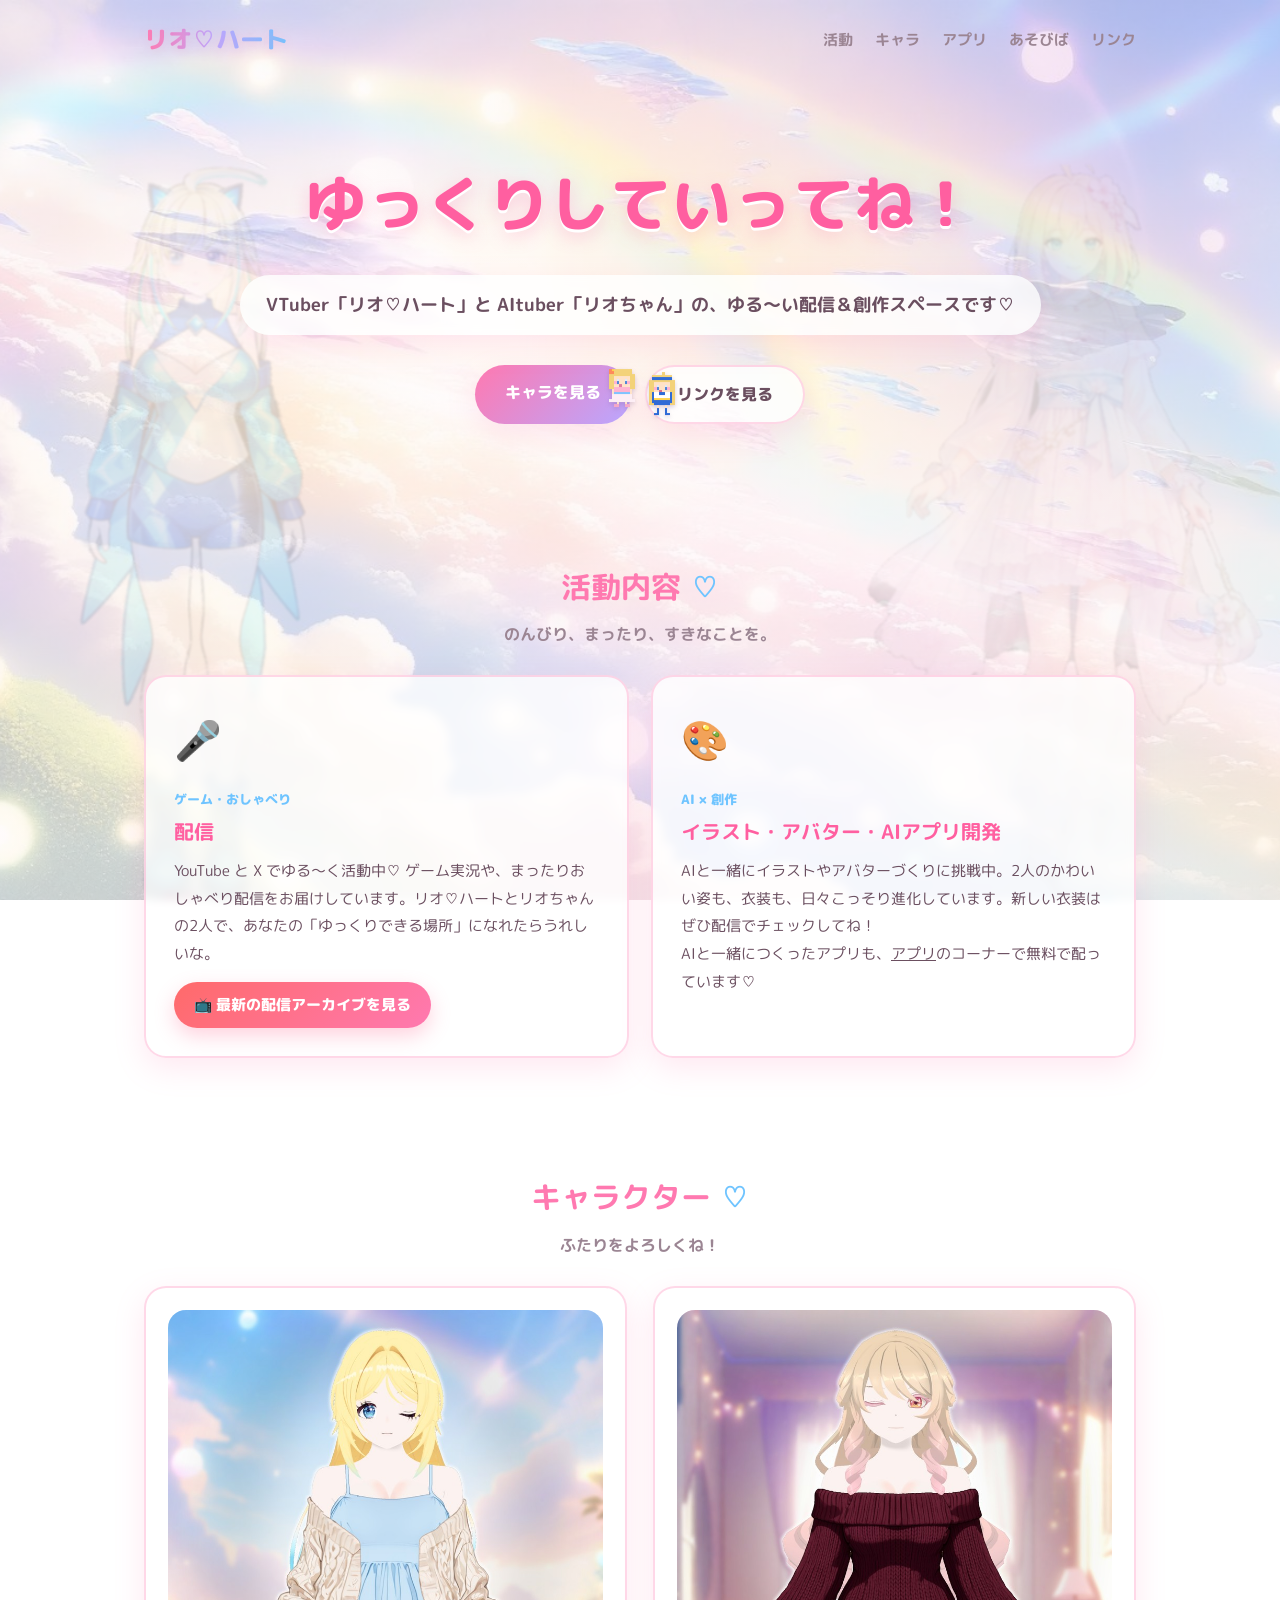
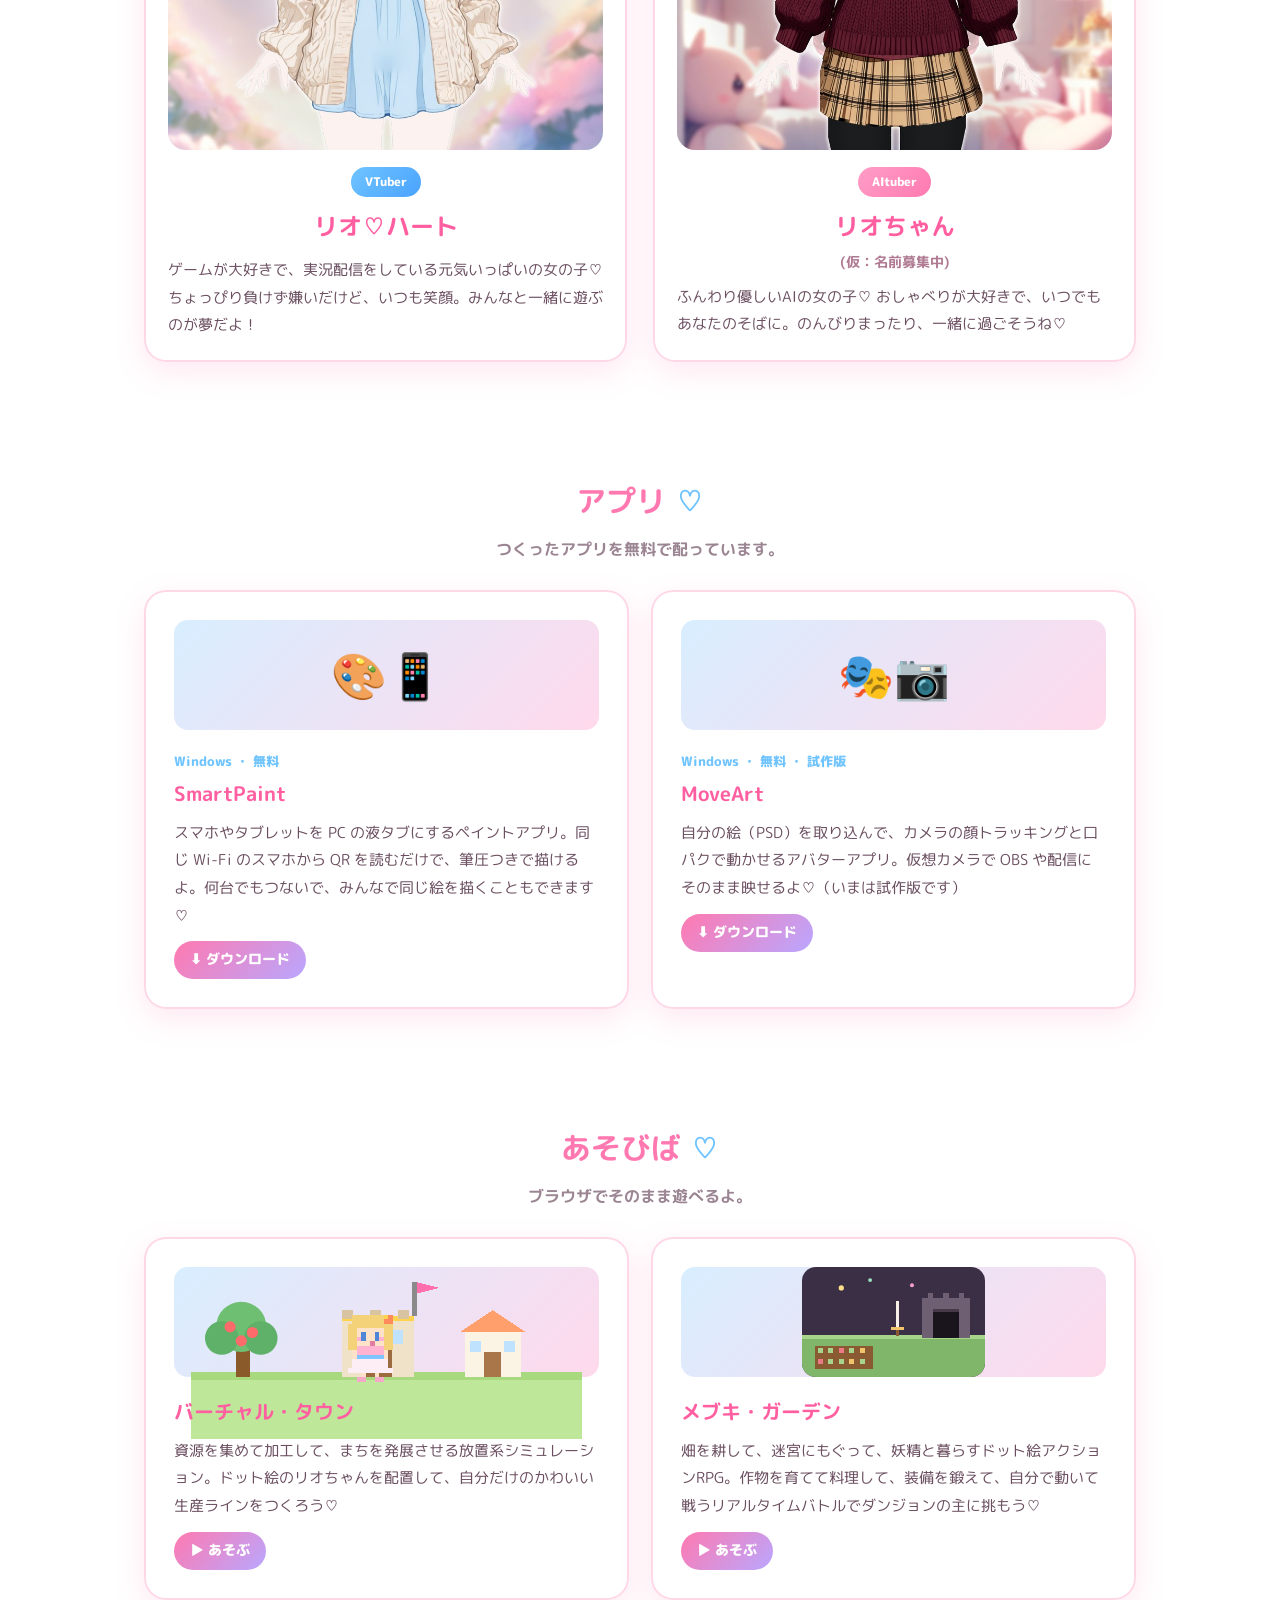
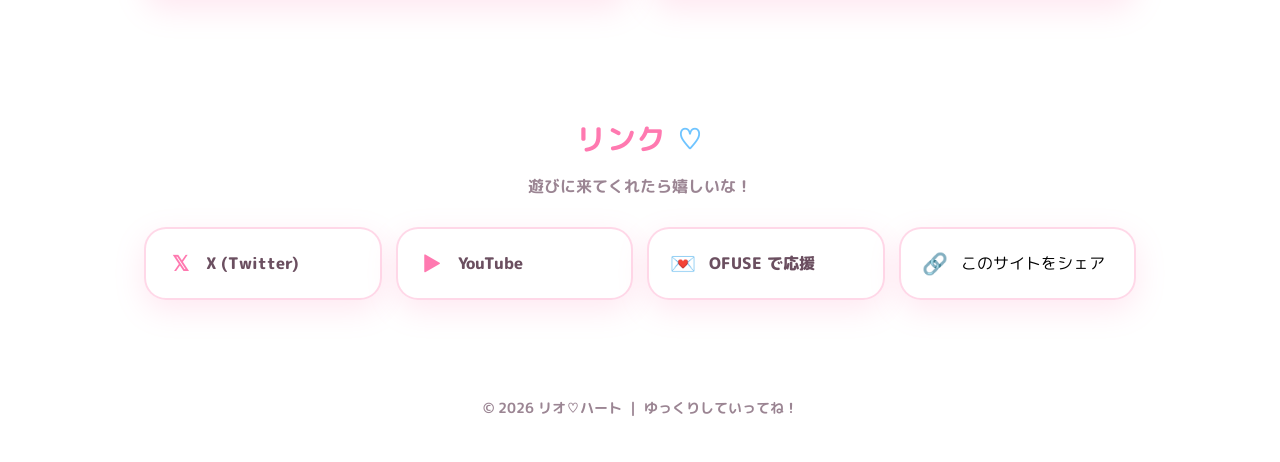
<file: index.html>
<!DOCTYPE html>
<html lang="ja">
<head>
<meta charset="UTF-8">
<meta name="viewport" content="width=device-width, initial-scale=1.0">
<meta name="google-site-verification" content="7Te-N1SsI92cHMO2qUdQXCmsakYr2QjO-AGdi4pdLqM" />
<title>リオハート｜VTuber・AItuberリオちゃんの配信＆創作サイト</title>
<meta name="description" content="VTuberリオハートとAItuberリオちゃんの、ゆる〜い配信＆創作サイト。ゆっくりしていってね！">
<link rel="canonical" href="https://rioheartv.github.io/">
<meta name="robots" content="index, follow">
<!-- OGP（SNS共有時のプレビュー） -->
<meta property="og:type" content="website">
<meta property="og:site_name" content="リオハート">
<meta property="og:title" content="リオハート｜VTuber・AItuberリオちゃんの配信＆創作サイト">
<meta property="og:description" content="VTuberリオハートとAItuberリオちゃんの、ゆる〜い配信＆創作サイト。ゆっくりしていってね！">
<meta property="og:url" content="https://rioheartv.github.io/">
<meta property="og:image" content="https://rioheartv.github.io/assets/rio_card.jpg">
<meta property="og:image:width" content="832">
<meta property="og:image:height" content="1366">
<meta property="og:locale" content="ja_JP">
<meta name="twitter:card" content="summary_large_image">
<meta name="twitter:title" content="リオハート｜VTuber・AItuberリオちゃんの配信＆創作サイト">
<meta name="twitter:description" content="VTuberリオハートとAItuberリオちゃんの、ゆる〜い配信＆創作サイト。ゆっくりしていってね！">
<meta name="twitter:image" content="https://rioheartv.github.io/assets/rio_card.jpg">
<script type="application/ld+json">
{
  "@context": "https://schema.org",
  "@type": "WebSite",
  "name": "リオハート",
  "alternateName": "リオちゃん",
  "url": "https://rioheartv.github.io/",
  "description": "VTuberリオハートとAItuberリオちゃんの、ゆる〜い配信＆創作サイト。",
  "inLanguage": "ja"
}
</script>
<link rel="preconnect" href="https://fonts.googleapis.com">
<link rel="preconnect" href="https://fonts.gstatic.com" crossorigin>
<link href="https://fonts.googleapis.com/css2?family=M+PLUS+Rounded+1c:wght@400;700;800&display=swap" rel="stylesheet">
<link rel="stylesheet" href="style.css">
<link rel="icon" href="data:image/svg+xml,<svg xmlns='http://www.w3.org/2000/svg' viewBox='0 0 100 100'><text y='.9em' font-size='90'>💙</text></svg>">
<style>
  /* ゲームカードのミニ町サムネ */
  .card-thumb .town-thumb { width: 92%; height: auto; display: block; }
  .card-thumb .town-thumb rect, .card-thumb .town-thumb polygon { shape-rendering: crispEdges; }
  .thumb-rio { transform-box: fill-box; transform-origin: bottom center; animation: sdBob 1.5s ease-in-out infinite; }
  /* マウス追従SDキャラ */
  #sd-followers { position: fixed; inset: 0; z-index: 80; pointer-events: none; }
  #sd-followers .sd { position: fixed; left: -18px; top: -22px; will-change: transform; }
  #sd-followers .sd-body { animation: sdBob 1.1s ease-in-out infinite; transform-origin: bottom center; }
  #sd-followers svg { display: block; shape-rendering: crispEdges; filter: drop-shadow(0 2px 2px rgba(120,90,140,.28)); }
  @keyframes sdBob { 0%,100% { transform: translateY(0) rotate(-3deg); } 50% { transform: translateY(-5px) rotate(3deg); } }
  @media (hover: none) { #sd-followers { display: none; } }
</style>
</head>
<body>

<div class="hearts" id="hearts"></div>

<header>
  <nav class="nav">
    <a href="#home" class="brand">リオ♡ハート</a>
    <div class="nav-links">
      <a href="#about">活動</a>
      <a href="#chars">キャラ</a>
      <a href="#apps">アプリ</a>
      <a href="#games">あそびば</a>
      <a href="#links">リンク</a>
    </div>
  </nav>
  <div class="hero-inner" id="home">
    <h1>ゆっくりしていってね！</h1>
    <p class="lead">VTuber「リオ♡ハート」と AItuber「リオちゃん」の、ゆる〜い配信＆創作スペースです♡</p>
    <div class="hero-cta">
      <a href="#chars" class="btn btn-primary">キャラを見る</a>
      <a href="#links" class="btn">リンクを見る</a>
    </div>
  </div>
</header>

<main>
  <!-- 活動内容 -->
  <section id="about" class="section">
    <h2>活動内容 <span class="deco">♡</span></h2>
    <p class="section-sub">のんびり、まったり、すきなことを。</p>
    <div class="cards">
      <div class="card">
        <div class="card-icon">🎤</div>
        <span class="tag">ゲーム・おしゃべり</span>
        <h3>配信</h3>
        <p>YouTube と X でゆる〜く活動中♡ ゲーム実況や、まったりおしゃべり配信をお届けしています。リオ♡ハートとリオちゃんの2人で、あなたの「ゆっくりできる場所」になれたらうれしいな。</p>
        <a id="latest-archive" class="archive-btn" href="https://www.youtube.com/channel/UCdYUucnE_qXthBNkyI8aAEw/streams" target="_blank" rel="noopener">📺 最新の配信アーカイブを見る</a>
      </div>
      <div class="card">
        <div class="card-icon">🎨</div>
        <span class="tag">AI × 創作</span>
        <h3>イラスト・アバター・AIアプリ開発</h3>
        <p>AIと一緒にイラストやアバターづくりに挑戦中。2人のかわいい姿も、衣装も、日々こっそり進化しています。新しい衣装はぜひ配信でチェックしてね！</p>
        <p>AIと一緒につくったアプリも、<a href="#apps" style="text-decoration:underline">アプリ</a>のコーナーで無料で配っています♡</p>
      </div>
    </div>
  </section>

  <!-- キャラ紹介 -->
  <section id="chars" class="section">
    <h2>キャラクター <span class="deco">♡</span></h2>
    <p class="section-sub">ふたりをよろしくね！</p>
    <div class="chars">
      <div class="char">
        <div class="char-imgwrap char-rio">
          <img class="char-img" src="assets/rio_card.jpg?v=20261025" alt="リオ♡ハート" onerror="this.style.display='none'">
        </div>
        <span class="char-badge badge-vt">VTuber</span>
        <h3>リオ♡ハート</h3>
        <p>ゲームが大好きで、実況配信をしている元気いっぱいの女の子♡ ちょっぴり負けず嫌いだけど、いつも笑顔。みんなと一緒に遊ぶのが夢だよ！</p>
      </div>
      <div class="char">
        <div class="char-imgwrap char-chan">
          <img class="char-img" src="assets/chan_card.jpg?v=20261025" alt="リオちゃん" onerror="this.style.display='none'">
        </div>
        <span class="char-badge badge-ai">AItuber</span>
        <h3>リオちゃん<small class="name-tbd">(仮：名前募集中)</small></h3>
        <p>ふんわり優しいAIの女の子♡ おしゃべりが大好きで、いつでもあなたのそばに。のんびりまったり、一緒に過ごそうね♡</p>
      </div>
    </div>
  </section>

  <!-- アプリ -->
  <section id="apps" class="section">
    <h2>アプリ <span class="deco">♡</span></h2>
    <p class="section-sub">つくったアプリを無料で配っています。</p>
    <div class="cards">
      <a class="card game-card" href="apps/smartpaint/">
        <div class="card-thumb">🎨📱</div>
        <span class="tag">Windows ・ 無料</span>
        <h3>SmartPaint</h3>
        <p>スマホやタブレットを PC の液タブにするペイントアプリ。同じ Wi-Fi のスマホから QR を読むだけで、筆圧つきで描けるよ。何台でもつないで、みんなで同じ絵を描くこともできます♡</p>
        <span class="play-badge">⬇ ダウンロード</span>
      </a>
      <a class="card game-card" href="apps/moveart/">
        <div class="card-thumb">🎭📷</div>
        <span class="tag">Windows ・ 無料 ・ 試作版</span>
        <h3>MoveArt</h3>
        <p>自分の絵（PSD）を取り込んで、カメラの顔トラッキングと口パクで動かせるアバターアプリ。仮想カメラで OBS や配信にそのまま映せるよ♡（いまは試作版です）</p>
        <span class="play-badge">⬇ ダウンロード</span>
      </a>
    </div>
  </section>

  <!-- あそびば -->
  <section id="games" class="section">
    <h2>あそびば <span class="deco">♡</span></h2>
    <p class="section-sub">ブラウザでそのまま遊べるよ。</p>
    <div class="cards">
      <a class="card game-card" href="games/nova-frontier/index.html">
        <div class="card-thumb">
          <svg class="town-thumb" viewBox="0 0 140 84" xmlns="http://www.w3.org/2000/svg">
            <rect x="0" y="60" width="140" height="24" fill="#bfe79a"/>
            <rect x="0" y="60" width="140" height="3" fill="#a9d97f"/>
            <rect x="16" y="49" width="5" height="13" fill="#8a5a2b"/>
            <circle cx="18" cy="44" r="9" fill="#6fbf73"/><circle cx="11" cy="48" r="6" fill="#5fb069"/><circle cx="25" cy="48" r="6" fill="#5fb069"/>
            <circle cx="14" cy="44" r="2" fill="#ff6b6b"/><circle cx="22" cy="46" r="2" fill="#ff6b6b"/><circle cx="18" cy="49" r="2" fill="#ff6b6b"/>
            <rect x="54" y="40" width="26" height="22" fill="#efe2c9"/>
            <rect x="54" y="40" width="26" height="2" fill="#ffd34d"/>
            <rect x="54" y="38" width="4" height="3" fill="#d8c4a0"/><rect x="64" y="38" width="4" height="3" fill="#d8c4a0"/><rect x="74" y="38" width="4" height="3" fill="#d8c4a0"/>
            <rect x="58" y="45" width="5" height="5" fill="#bfe3ff"/><rect x="71" y="45" width="5" height="5" fill="#bfe3ff"/>
            <rect x="62" y="52" width="10" height="10" fill="#9c6b3f"/>
            <rect x="79" y="28" width="2" height="12" fill="#8a8a8a"/><polygon points="81,28 89,30 81,32" fill="#ff6fae"/>
            <polygon points="96,46 108,38 120,46" fill="#ff9f6b"/><rect x="98" y="46" width="20" height="16" fill="#fbf3e4"/>
            <rect x="105" y="53" width="6" height="9" fill="#a9764a"/><rect x="100" y="49" width="4" height="4" fill="#bfe3ff"/><rect x="112" y="49" width="4" height="4" fill="#bfe3ff"/>
            <g transform="translate(53,38) scale(1.6)"><g class="thumb-rio">
              <rect x="3" y="1" width="8" height="2" fill="#f3d279"/><rect x="2" y="3" width="2" height="6" fill="#f3d279"/><rect x="10" y="3" width="2" height="6" fill="#f3d279"/><rect x="4" y="3" width="6" height="1" fill="#f3d279"/>
              <rect x="10" y="1" width="2" height="2" fill="#ff8a5c"/><rect x="10" y="1" width="1" height="1" fill="#ffd34d"/>
              <rect x="4" y="4" width="6" height="4" fill="#ffe2c8"/>
              <rect x="5" y="5" width="1" height="2" fill="#4f86d6"/><rect x="8" y="5" width="1" height="2" fill="#4f86d6"/>
              <rect x="4" y="6" width="1" height="1" fill="#ffb3d1"/><rect x="9" y="6" width="1" height="1" fill="#ffb3d1"/><rect x="7" y="7" width="1" height="1" fill="#e07da0"/>
              <rect x="3" y="9" width="1" height="2" fill="#ffe2c8"/><rect x="10" y="9" width="1" height="2" fill="#ffe2c8"/>
              <rect x="4" y="8" width="6" height="1" fill="#ffb3d1"/><rect x="4" y="9" width="6" height="2" fill="#ffb3d1"/><rect x="4" y="10" width="6" height="1" fill="#7fc4ff"/>
              <rect x="3" y="11" width="8" height="2" fill="#fdeef5"/><rect x="2" y="13" width="10" height="1" fill="#fdeef5"/>
              <rect x="5" y="14" width="1" height="1" fill="#ffe2c8"/><rect x="8" y="14" width="1" height="1" fill="#ffe2c8"/><rect x="4" y="15" width="2" height="1" fill="#f5a8c8"/><rect x="8" y="15" width="2" height="1" fill="#f5a8c8"/>
            </g></g>
          </svg>
        </div>
        <h3>バーチャル・タウン</h3>
        <p>資源を集めて加工して、まちを発展させる放置系シミュレーション。ドット絵のリオちゃんを配置して、自分だけのかわいい生産ラインをつくろう♡</p>
        <span class="play-badge">▶ あそぶ</span>
      </a>
      <a class="card game-card" href="games/isekai/index.html">
        <div class="card-thumb">
          <svg class="town-thumb" style="width:auto;height:100%;border-radius:14px" viewBox="0 0 140 84" xmlns="http://www.w3.org/2000/svg">
            <rect x="0" y="0" width="140" height="84" fill="#3a2f45"/>
            <rect x="0" y="52" width="140" height="32" fill="#7fb66a"/>
            <rect x="0" y="52" width="140" height="3" fill="#a6d48a"/>
            <rect x="10" y="60" width="44" height="18" fill="#8a5a32"/>
            <rect x="12" y="62" width="4" height="4" fill="#a6d48a"/><rect x="20" y="62" width="4" height="4" fill="#a6d48a"/><rect x="28" y="62" width="4" height="4" fill="#ec7a86"/><rect x="36" y="62" width="4" height="4" fill="#a6d48a"/><rect x="44" y="62" width="4" height="4" fill="#f0c46a"/>
            <rect x="12" y="70" width="4" height="4" fill="#ec7a86"/><rect x="20" y="70" width="4" height="4" fill="#a6d48a"/><rect x="28" y="70" width="4" height="4" fill="#a6d48a"/><rect x="36" y="70" width="4" height="4" fill="#f0c46a"/><rect x="44" y="70" width="4" height="4" fill="#a6d48a"/>
            <rect x="92" y="24" width="36" height="30" fill="#6e5f72"/><rect x="100" y="34" width="20" height="20" fill="#1a151c"/><rect x="100" y="32" width="20" height="2" fill="#463a49"/>
            <rect x="96" y="20" width="4" height="4" fill="#6e5f72"/><rect x="108" y="20" width="4" height="4" fill="#6e5f72"/><rect x="120" y="20" width="4" height="4" fill="#6e5f72"/>
            <rect x="72" y="26" width="2" height="22" fill="#f8efe6"/><rect x="68" y="46" width="10" height="2" fill="#f0c46a"/><rect x="72" y="48" width="2" height="5" fill="#8a5a32"/>
            <circle cx="30" cy="16" r="2" fill="#ffe08a"/><circle cx="52" cy="10" r="1.5" fill="#9ce0c0"/><circle cx="84" cy="14" r="1.5" fill="#f4a0c8"/>
          </svg>
        </div>
        <h3>メブキ・ガーデン</h3>
        <p>畑を耕して、迷宮にもぐって、妖精と暮らすドット絵アクションRPG。作物を育てて料理して、装備を鍛えて、自分で動いて戦うリアルタイムバトルでダンジョンの主に挑もう♡</p>
        <span class="play-badge">▶ あそぶ</span>
      </a>
    </div>
  </section>

  <!-- リンク -->
  <section id="links" class="section">
    <h2>リンク <span class="deco">♡</span></h2>
    <p class="section-sub">遊びに来てくれたら嬉しいな！</p>
    <div class="links">
      <a class="link-item" href="https://x.com/rio_heart_ch" target="_blank" rel="noopener">
        <span class="link-icon">𝕏</span><span>X (Twitter)</span>
      </a>
      <a class="link-item" href="https://www.youtube.com/channel/UCdYUucnE_qXthBNkyI8aAEw" target="_blank" rel="noopener">
        <span class="link-icon">▶</span><span>YouTube</span>
      </a>
      <a class="link-item" href="https://ofuse.me/rioheart" target="_blank" rel="noopener">
        <span class="link-icon">💌</span><span>OFUSE で応援</span>
      </a>
      <button type="button" class="link-item" onclick="shareSite()" style="cursor:pointer; font:inherit; text-align:left;">
        <span class="link-icon">🔗</span><span>このサイトをシェア</span>
      </button>
    </div>
  </section>
</main>

<footer class="footer">
  <p>© <span id="year"></span> リオ♡ハート ｜ ゆっくりしていってね！</p>
</footer>

<script>
  document.getElementById('year').textContent = new Date().getFullYear();
  // 共有：スマホは端末の共有シート、PCはX投稿が開く
  function shareSite(){
    const url = 'https://rioheartv.github.io/';
    const text = 'VTuberリオ♡ハート＆AItuberリオちゃんの配信＆創作サイト💙 ドット絵ゲームも遊べるよ♡';
    if (navigator.share) {
      navigator.share({ title: 'リオ♡ハート', text: text, url: url }).catch(function(){});
    } else {
      window.open('https://twitter.com/intent/tweet?text=' + encodeURIComponent(text + '\n' + url + '\n#VTuber #AItuber'), '_blank', 'noopener');
    }
  }
  window.shareSite = shareSite;
  // 最新の配信アーカイブへ自動リンク（latest.json は GitHub Actions が定期更新）
  fetch('latest.json?t=' + Date.now())
    .then(r => r.ok ? r.json() : null)
    .then(d => { if (d && d.url) document.getElementById('latest-archive').href = d.url; })
    .catch(() => {});
  // スムーズスクロール
  document.querySelectorAll('a[href^="#"]').forEach(a => {
    a.addEventListener('click', e => {
      const t = document.querySelector(a.getAttribute('href'));
      if (t) { e.preventDefault(); t.scrollIntoView({behavior:'smooth'}); }
    });
  });
  // ふわふわハート
  (function(){
    const wrap = document.getElementById('hearts');
    const marks = ['♡','💙','💗','✨','🩵'];
    for (let i = 0; i < 14; i++) {
      const s = document.createElement('span');
      s.textContent = marks[i % marks.length];
      s.style.left = (Math.random()*100) + 'vw';
      s.style.fontSize = (14 + Math.random()*22) + 'px';
      s.style.animationDuration = (9 + Math.random()*10) + 's';
      s.style.animationDelay = (-Math.random()*12) + 's';
      wrap.appendChild(s);
    }
  })();
</script>
<!-- マウス追従SDキャラ（リオ＆リオちゃん） -->
<div id="sd-followers" aria-hidden="true">
  <div class="sd sd-riochan"><div class="sd-body">
    <svg viewBox="0 0 14 16" width="36" height="41" xmlns="http://www.w3.org/2000/svg">
      <rect x="3" y="1" width="8" height="2" fill="#f3d279"/><rect x="2" y="3" width="2" height="6" fill="#f3d279"/><rect x="10" y="3" width="2" height="6" fill="#f3d279"/><rect x="4" y="3" width="6" height="1" fill="#f3d279"/>
      <rect x="10" y="1" width="2" height="2" fill="#ff8a5c"/><rect x="10" y="1" width="1" height="1" fill="#ffd34d"/>
      <rect x="4" y="4" width="6" height="4" fill="#ffe2c8"/>
      <rect x="5" y="5" width="1" height="2" fill="#4f86d6"/><rect x="8" y="5" width="1" height="2" fill="#4f86d6"/><rect x="5" y="5" width="1" height="1" fill="#dceaff"/><rect x="8" y="5" width="1" height="1" fill="#dceaff"/>
      <rect x="4" y="6" width="1" height="1" fill="#ffb3d1"/><rect x="9" y="6" width="1" height="1" fill="#ffb3d1"/><rect x="7" y="7" width="1" height="1" fill="#e07da0"/>
      <rect x="3" y="9" width="1" height="2" fill="#ffe2c8"/><rect x="10" y="9" width="1" height="2" fill="#ffe2c8"/>
      <rect x="4" y="8" width="6" height="1" fill="#ffb3d1"/><rect x="4" y="9" width="6" height="2" fill="#ffb3d1"/><rect x="4" y="10" width="6" height="1" fill="#7fc4ff"/>
      <rect x="3" y="11" width="8" height="2" fill="#fdeef5"/><rect x="2" y="13" width="10" height="1" fill="#fdeef5"/>
      <rect x="5" y="14" width="1" height="1" fill="#ffe2c8"/><rect x="8" y="14" width="1" height="1" fill="#ffe2c8"/><rect x="4" y="15" width="2" height="1" fill="#f5a8c8"/><rect x="8" y="15" width="2" height="1" fill="#f5a8c8"/>
    </svg>
  </div></div>
  <div class="sd sd-rio"><div class="sd-body">
    <svg viewBox="0 0 14 18" width="36" height="46" xmlns="http://www.w3.org/2000/svg">
      <rect x="6" y="0" width="1" height="1" fill="#f3d279"/>
      <rect x="3" y="1" width="8" height="2" fill="#f3d279"/><rect x="3" y="2" width="8" height="1" fill="#2f6bd6"/><rect x="4" y="3" width="6" height="1" fill="#f3d279"/>
      <rect x="2" y="3" width="2" height="10" fill="#f3d279"/><rect x="10" y="3" width="2" height="10" fill="#f3d279"/>
      <rect x="4" y="4" width="6" height="4" fill="#ffe2c8"/>
      <rect x="5" y="5" width="1" height="2" fill="#4f86d6"/><rect x="8" y="5" width="1" height="2" fill="#4f86d6"/><rect x="5" y="5" width="1" height="1" fill="#dceaff"/><rect x="8" y="5" width="1" height="1" fill="#dceaff"/>
      <rect x="4" y="6" width="1" height="1" fill="#ffb3d1"/><rect x="9" y="6" width="1" height="1" fill="#ffb3d1"/><rect x="7" y="7" width="1" height="1" fill="#d66a8a"/>
      <rect x="4" y="8" width="6" height="2" fill="#ffffff"/><rect x="6" y="8" width="2" height="1" fill="#2f6bd6"/>
      <rect x="3" y="8" width="1" height="4" fill="#2f6bd6"/><rect x="10" y="8" width="1" height="4" fill="#2f6bd6"/>
      <rect x="4" y="10" width="6" height="1" fill="#ffd34d"/><rect x="4" y="11" width="6" height="2" fill="#2f6bd6"/>
      <rect x="5" y="13" width="1" height="1" fill="#ffe2c8"/><rect x="8" y="13" width="1" height="1" fill="#ffe2c8"/>
      <rect x="5" y="14" width="1" height="3" fill="#2f6bd6"/><rect x="8" y="14" width="1" height="3" fill="#2f6bd6"/><rect x="4" y="16" width="2" height="1" fill="#2f6bd6"/><rect x="8" y="16" width="2" height="1" fill="#2f6bd6"/>
    </svg>
  </div></div>
</div>
<script>
  (function(){
    if (matchMedia('(prefers-reduced-motion: reduce)').matches) return;
    var box = document.getElementById('sd-followers');
    if (!box) return;
    var chan = box.querySelector('.sd-riochan');
    var rio  = box.querySelector('.sd-rio');
    var mx = innerWidth * 0.5, my = innerHeight * 0.5;
    var c = { x: mx, y: my, f: 1 }, r = { x: mx, y: my, f: 1 };
    addEventListener('pointermove', function(e){ mx = e.clientX; my = e.clientY; }, { passive: true });
    function L(a, b, t){ return a + (b - a) * t; }
    function tick(){
      var tx = mx - 18, ty = my - 62;                 // リオちゃんは矢印の少し上に浮く
      var nx = L(c.x, tx, 0.13), ny = L(c.y, ty, 0.13);
      if (nx < c.x - 0.4) c.f = -1; else if (nx > c.x + 0.4) c.f = 1;
      c.x = nx; c.y = ny;
      var rx = c.x - 40 * c.f, ry = c.y + 6;           // リオはリオちゃんの後ろをついていく
      r.f = c.f; r.x = L(r.x, rx, 0.10); r.y = L(r.y, ry, 0.10);
      chan.style.transform = 'translate(' + c.x + 'px,' + c.y + 'px) scaleX(' + c.f + ')';
      rio.style.transform  = 'translate(' + r.x + 'px,' + r.y + 'px) scaleX(' + r.f + ')';
      requestAnimationFrame(tick);
    }
    requestAnimationFrame(tick);
  })();
</script>
</body>
</html>
</file>
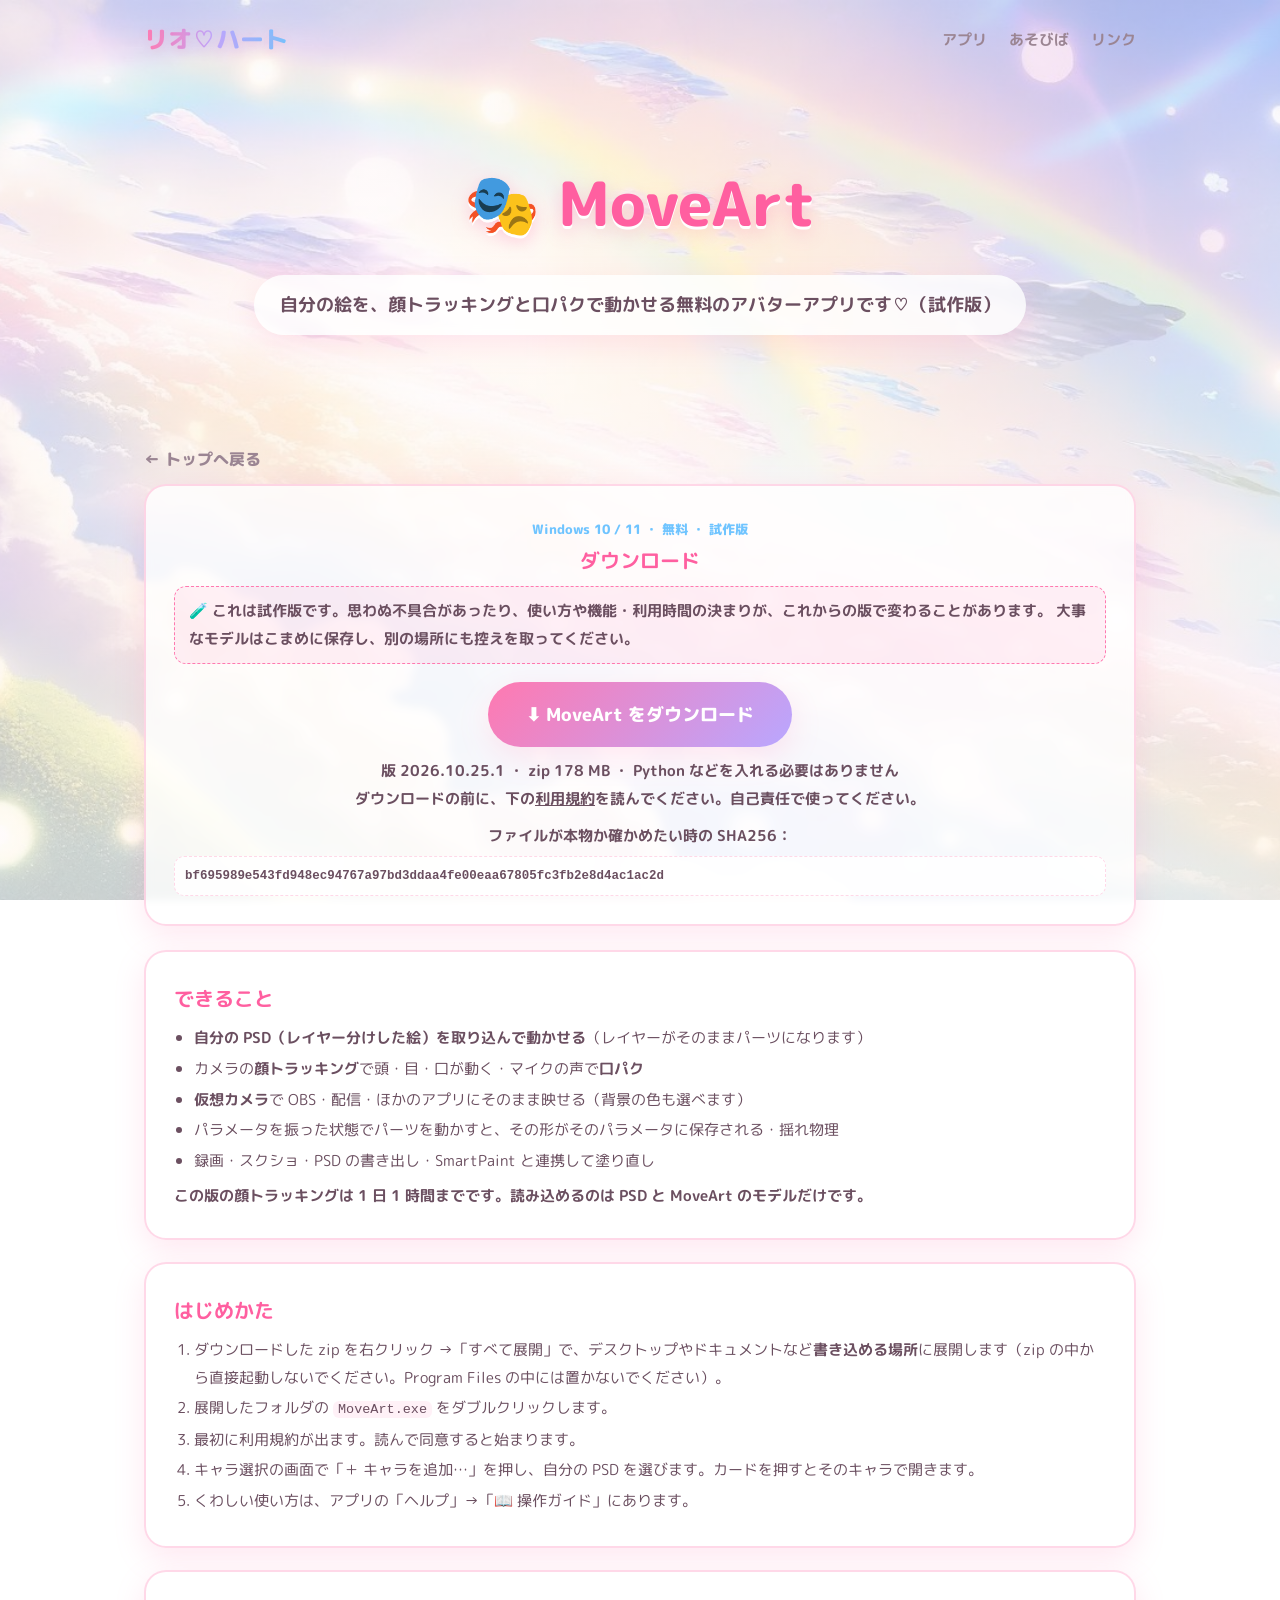
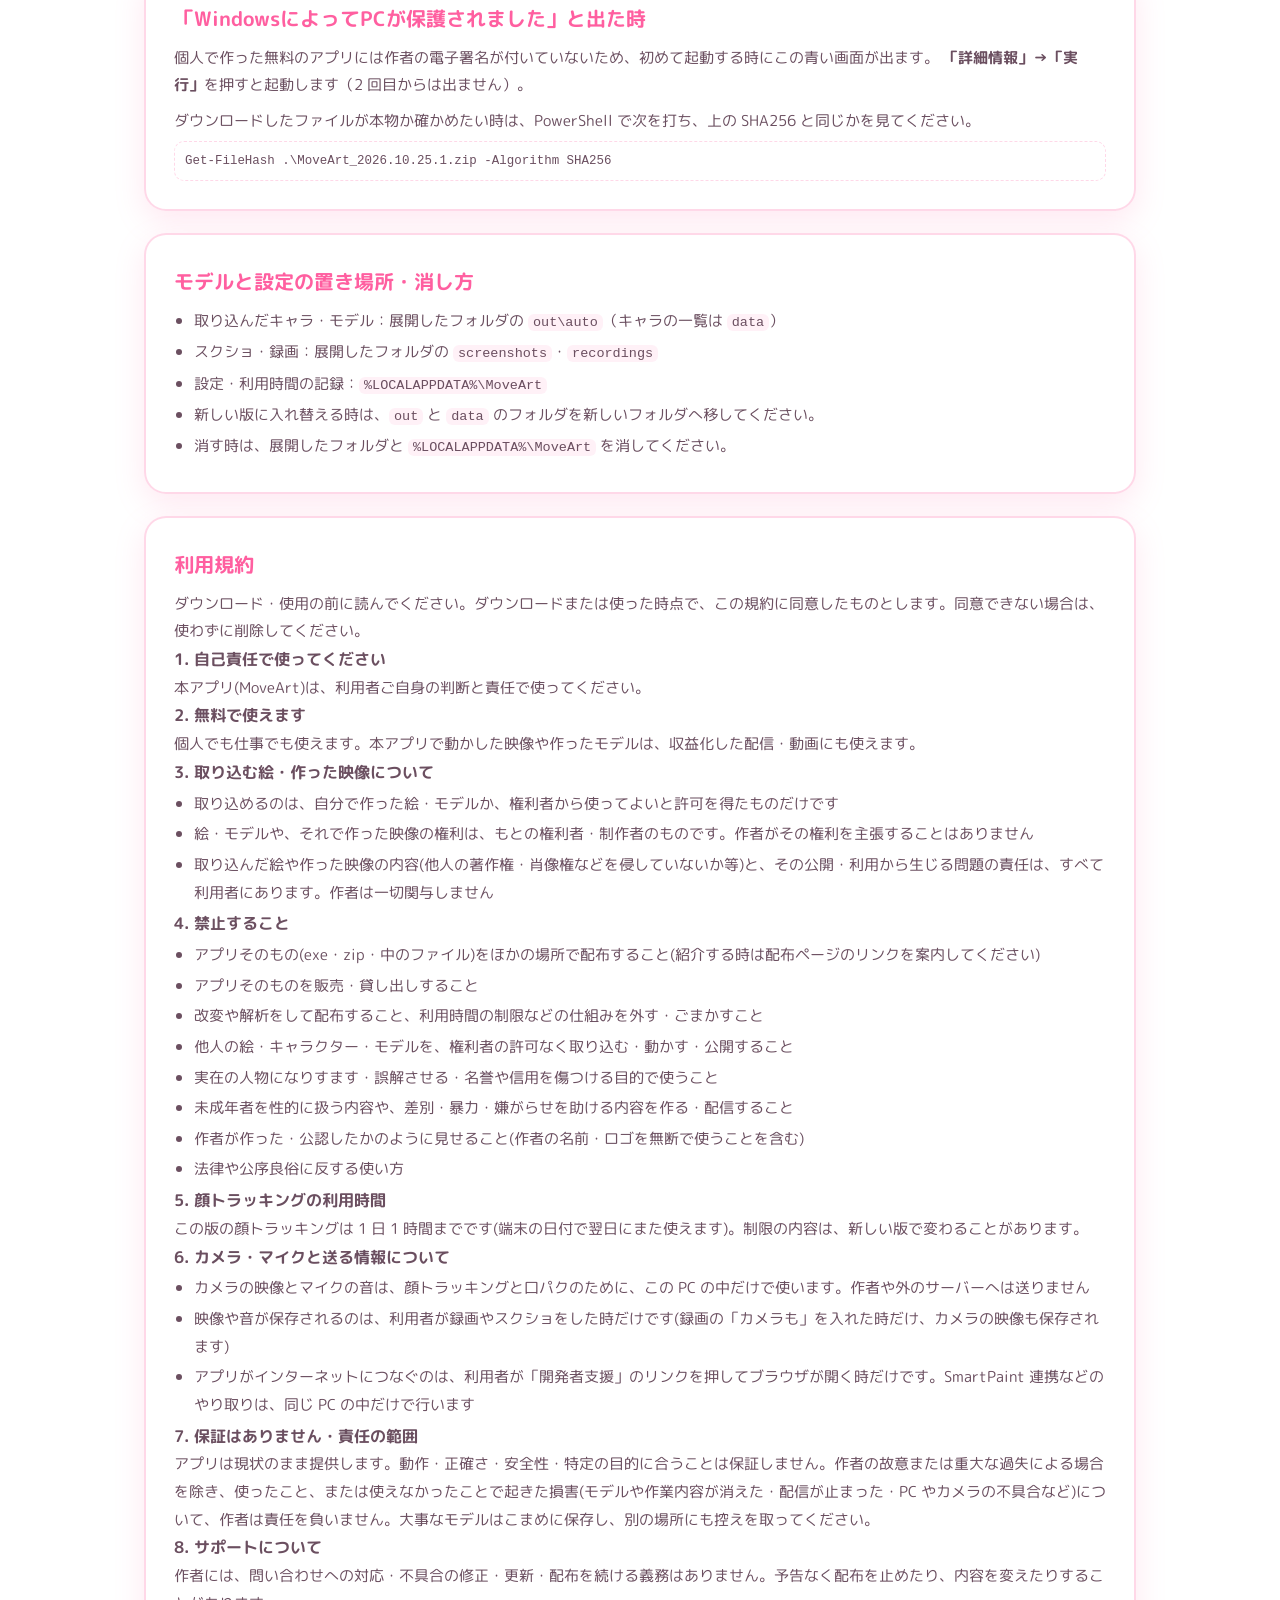
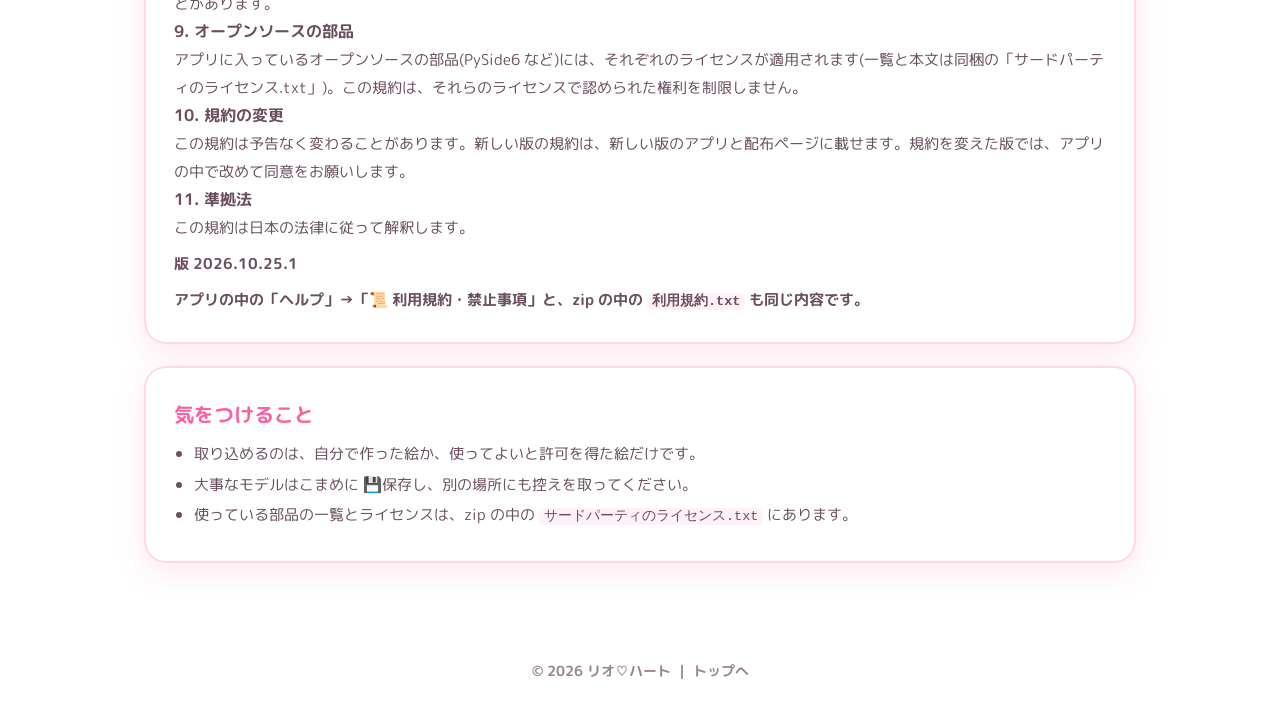
<file: apps/moveart/index.html>
<!DOCTYPE html>
<html lang="ja">
<head>
<meta charset="UTF-8">
<meta name="viewport" content="width=device-width, initial-scale=1.0">
<title>MoveArt｜自分の絵を顔トラッキングで動かすアバターアプリ（無料・Windows）</title>
<meta name="description" content="レイヤー分けした自分の絵（PSD）を取り込んで、カメラの顔トラッキングと口パクで動かせる無料の Windows 用アプリ。仮想カメラで OBS や配信にそのまま映せます。">
<link rel="canonical" href="https://rioheartv.github.io/apps/moveart/">
<meta property="og:type" content="website">
<meta property="og:site_name" content="リオハート">
<meta property="og:title" content="MoveArt｜自分の絵を顔トラッキングで動かすアバターアプリ">
<meta property="og:description" content="自分の PSD を取り込んで、顔トラッキングと口パクで動かせる無料の Windows 用アプリ。">
<meta property="og:url" content="https://rioheartv.github.io/apps/moveart/">
<meta property="og:locale" content="ja_JP">
<link rel="preconnect" href="https://fonts.googleapis.com">
<link rel="preconnect" href="https://fonts.gstatic.com" crossorigin>
<link href="https://fonts.googleapis.com/css2?family=M+PLUS+Rounded+1c:wght@400;700;800&display=swap" rel="stylesheet">
<link rel="stylesheet" href="../../style.css">
<link rel="icon" href="data:image/svg+xml,<svg xmlns='http://www.w3.org/2000/svg' viewBox='0 0 100 100'><text y='.9em' font-size='90'>🎭</text></svg>">
<style>
  body::before { background-image: linear-gradient(rgba(255,250,253,.60), rgba(255,250,253,.74)), url('../../assets/bg.jpg'), linear-gradient(165deg, #fff4fb 0%, #eef7ff 55%, #f4ecff 100%); }
  body::after { display: none; }
  .dl-box { text-align: center; }
  .dl-btn { font-size: 1.15rem; padding: 16px 38px; margin: 6px 0 10px; }
  .dl-meta { color: var(--ink-soft); font-size: .9rem; font-weight: 700; }
  .hash { font-family: Consolas, "Courier New", monospace; font-size: .78rem; word-break: break-all;
          background: rgba(255,255,255,.85); border: 1px dashed var(--border); border-radius: 10px; padding: 8px 10px;
          display: block; margin-top: 6px; color: var(--ink); text-align: left; }
  .card ol, .card ul { padding-left: 1.3em; color: var(--ink); font-size: .96rem; }
  .card li { margin: 3px 0; }
  .card code { font-family: Consolas, "Courier New", monospace; font-size: .88em; background: rgba(255,121,176,.1);
               padding: 1px 5px; border-radius: 6px; word-break: break-all; }
  .stack { display: grid; gap: 22px; margin-top: 24px; }
  .back { display: inline-block; margin: 0 0 10px; font-weight: 800; color: var(--ink-soft); }
  .back:hover { color: var(--pink); }
  @media (max-width: 600px) { .card { padding: 20px; } .dl-btn { padding: 14px 24px; font-size: 1.05rem; } }
</style>
</head>
<body>

<header>
  <nav class="nav">
    <a href="../../" class="brand">リオ♡ハート</a>
    <div class="nav-links">
      <a href="../../#apps">アプリ</a>
      <a href="../../#games">あそびば</a>
      <a href="../../#links">リンク</a>
    </div>
  </nav>
  <div class="hero-inner">
    <h1>🎭 MoveArt</h1>
    <p class="lead">自分の絵を、顔トラッキングと口パクで動かせる無料のアバターアプリです♡（試作版）</p>
  </div>
</header>

<main>
  <section class="section" style="padding-top:0">
    <a class="back" href="../../#apps">← トップへ戻る</a>

    <div class="card dl-box">
      <span class="tag">Windows 10 / 11 ・ 無料 ・ 試作版</span>
      <h3>ダウンロード</h3>
      <p class="dl-meta" style="background:rgba(255,121,176,.10);border:1px dashed var(--pink);border-radius:12px;padding:10px 14px;margin:4px 0 12px;text-align:left">
        🧪 <b>これは試作版です。</b>思わぬ不具合があったり、使い方や機能・利用時間の決まりが、これからの版で変わることがあります。
        大事なモデルはこまめに保存し、別の場所にも控えを取ってください。</p>
      <a class="btn btn-primary dl-btn" href="https://github.com/rioheartV/MoveArt/releases/download/v2026.10.25.1/MoveArt_2026.10.25.1.zip">⬇ MoveArt をダウンロード</a>
      <p class="dl-meta">版 2026.10.25.1 ・ zip 178 MB ・ Python などを入れる必要はありません</p>
      <p class="dl-meta" id="dl-count" data-repo="rioheartV/MoveArt" hidden></p>
      <p class="dl-meta">ダウンロードの前に、下の<a href="#terms" style="text-decoration:underline">利用規約</a>を読んでください。<b>自己責任</b>で使ってください。</p>
      <p class="dl-meta" style="margin-top:10px">ファイルが本物か確かめたい時の SHA256：
        <span class="hash">bf695989e543fd948ec94767a97bd3ddaa4fe00eaa67805fc3fb2e8d4ac1ac2d</span></p>
    </div>

    <div class="stack">
      <div class="card">
        <h3>できること</h3>
        <ul>
          <li><b>自分の PSD（レイヤー分けした絵）を取り込んで動かせる</b>（レイヤーがそのままパーツになります）</li>
          <li>カメラの<b>顔トラッキング</b>で頭・目・口が動く・マイクの声で<b>口パク</b></li>
          <li><b>仮想カメラ</b>で OBS・配信・ほかのアプリにそのまま映せる（背景の色も選べます）</li>
          <li>パラメータを振った状態でパーツを動かすと、その形がそのパラメータに保存される・揺れ物理</li>
          <li>録画・スクショ・PSD の書き出し・SmartPaint と連携して塗り直し</li>
        </ul>
        <p class="dl-meta" style="text-align:left;margin-top:8px">この版の顔トラッキングは 1 日 1 時間までです。読み込めるのは PSD と MoveArt のモデルだけです。</p>
      </div>

      <div class="card">
        <h3>はじめかた</h3>
        <ol>
          <li>ダウンロードした zip を右クリック →「すべて展開」で、デスクトップやドキュメントなど<b>書き込める場所</b>に展開します（zip の中から直接起動しないでください。Program Files の中には置かないでください）。</li>
          <li>展開したフォルダの <code>MoveArt.exe</code> をダブルクリックします。</li>
          <li>最初に利用規約が出ます。読んで同意すると始まります。</li>
          <li>キャラ選択の画面で「＋ キャラを追加…」を押し、自分の PSD を選びます。カードを押すとそのキャラで開きます。</li>
          <li>くわしい使い方は、アプリの「ヘルプ」→「📖 操作ガイド」にあります。</li>
        </ol>
      </div>

      <div class="card">
        <h3>「WindowsによってPCが保護されました」と出た時</h3>
        <p>個人で作った無料のアプリには作者の電子署名が付いていないため、初めて起動する時にこの青い画面が出ます。
          <b>「詳細情報」→「実行」</b>を押すと起動します（2 回目からは出ません）。</p>
        <p style="margin-top:8px">ダウンロードしたファイルが本物か確かめたい時は、PowerShell で次を打ち、上の SHA256 と同じかを見てください。</p>
        <span class="hash">Get-FileHash .\MoveArt_2026.10.25.1.zip -Algorithm SHA256</span>
      </div>

      <div class="card">
        <h3>モデルと設定の置き場所・消し方</h3>
        <ul>
          <li>取り込んだキャラ・モデル：展開したフォルダの <code>out\auto</code>（キャラの一覧は <code>data</code>）</li>
          <li>スクショ・録画：展開したフォルダの <code>screenshots</code>・<code>recordings</code></li>
          <li>設定・利用時間の記録：<code>%LOCALAPPDATA%\MoveArt</code></li>
          <li>新しい版に入れ替える時は、<code>out</code> と <code>data</code> のフォルダを新しいフォルダへ移してください。</li>
          <li>消す時は、展開したフォルダと <code>%LOCALAPPDATA%\MoveArt</code> を消してください。</li>
        </ul>
      </div>

      <div class="card" id="terms">
        <h3>利用規約</h3>
        <p>ダウンロード・使用の前に読んでください。ダウンロードまたは使った時点で、この規約に同意したものとします。同意できない場合は、使わずに削除してください。</p><h4>1. 自己責任で使ってください</h4><p>本アプリ(MoveArt)は、利用者ご自身の判断と責任で使ってください。</p><h4>2. 無料で使えます</h4><p>個人でも仕事でも使えます。本アプリで動かした映像や作ったモデルは、収益化した配信・動画にも使えます。</p><h4>3. 取り込む絵・作った映像について</h4><ul><li>取り込めるのは、自分で作った絵・モデルか、権利者から使ってよいと許可を得たものだけです</li><li>絵・モデルや、それで作った映像の権利は、もとの権利者・制作者のものです。作者がその権利を主張することはありません</li><li>取り込んだ絵や作った映像の内容(他人の著作権・肖像権などを侵していないか等)と、その公開・利用から生じる問題の責任は、すべて利用者にあります。作者は一切関与しません</li></ul><h4>4. 禁止すること</h4><ul><li>アプリそのもの(exe・zip・中のファイル)をほかの場所で配布すること(紹介する時は配布ページのリンクを案内してください)</li><li>アプリそのものを販売・貸し出しすること</li><li>改変や解析をして配布すること、利用時間の制限などの仕組みを外す・ごまかすこと</li><li>他人の絵・キャラクター・モデルを、権利者の許可なく取り込む・動かす・公開すること</li><li>実在の人物になりすます・誤解させる・名誉や信用を傷つける目的で使うこと</li><li>未成年者を性的に扱う内容や、差別・暴力・嫌がらせを助ける内容を作る・配信すること</li><li>作者が作った・公認したかのように見せること(作者の名前・ロゴを無断で使うことを含む)</li><li>法律や公序良俗に反する使い方</li></ul><h4>5. 顔トラッキングの利用時間</h4><p>この版の顔トラッキングは 1 日 1 時間までです(端末の日付で翌日にまた使えます)。制限の内容は、新しい版で変わることがあります。</p><h4>6. カメラ・マイクと送る情報について</h4><ul><li>カメラの映像とマイクの音は、顔トラッキングと口パクのために、この PC の中だけで使います。作者や外のサーバーへは送りません</li><li>映像や音が保存されるのは、利用者が録画やスクショをした時だけです(録画の「カメラも」を入れた時だけ、カメラの映像も保存されます)</li><li>アプリがインターネットにつなぐのは、利用者が「開発者支援」のリンクを押してブラウザが開く時だけです。SmartPaint 連携などのやり取りは、同じ PC の中だけで行います</li></ul><h4>7. 保証はありません・責任の範囲</h4><p>アプリは現状のまま提供します。動作・正確さ・安全性・特定の目的に合うことは保証しません。作者の故意または重大な過失による場合を除き、使ったこと、または使えなかったことで起きた損害(モデルや作業内容が消えた・配信が止まった・PC やカメラの不具合など)について、作者は責任を負いません。大事なモデルはこまめに保存し、別の場所にも控えを取ってください。</p><h4>8. サポートについて</h4><p>作者には、問い合わせへの対応・不具合の修正・更新・配布を続ける義務はありません。予告なく配布を止めたり、内容を変えたりすることがあります。</p><h4>9. オープンソースの部品</h4><p>アプリに入っているオープンソースの部品(PySide6 など)には、それぞれのライセンスが適用されます(一覧と本文は同梱の「サードパーティのライセンス.txt」)。この規約は、それらのライセンスで認められた権利を制限しません。</p><h4>10. 規約の変更</h4><p>この規約は予告なく変わることがあります。新しい版の規約は、新しい版のアプリと配布ページに載せます。規約を変えた版では、アプリの中で改めて同意をお願いします。</p><h4>11. 準拠法</h4><p>この規約は日本の法律に従って解釈します。</p>
        <p class="dl-meta" style="text-align:left;margin-top:8px">版 2026.10.25.1</p>
        <p class="dl-meta" style="text-align:left;margin-top:8px">アプリの中の「ヘルプ」→「📜 利用規約・禁止事項」と、zip の中の <code>利用規約.txt</code> も同じ内容です。</p>
      </div>

      <div class="card">
        <h3>気をつけること</h3>
        <ul>
          <li>取り込めるのは、自分で作った絵か、使ってよいと許可を得た絵だけです。</li>
          <li>大事なモデルはこまめに 💾保存し、別の場所にも控えを取ってください。</li>
          <li>使っている部品の一覧とライセンスは、zip の中の <code>サードパーティのライセンス.txt</code> にあります。</li>
        </ul>
      </div>
    </div>
  </section>
</main>

<footer class="footer">
  <p>© <span id="year"></span> リオ♡ハート ｜ <a href="../../">トップへ</a></p>
</footer>
<script>document.getElementById('year').textContent = new Date().getFullYear();</script>
<script>
// ダウンロード数＝GitHub の Releases の zip の回数の合計（取れない時は欄ごと出さない）
(function () {
  var el = document.getElementById('dl-count');
  if (!el || !window.fetch) return;
  fetch('https://api.github.com/repos/' + el.dataset.repo + '/releases?per_page=100')
    .then(function (r) { if (!r.ok) throw r.status; return r.json(); })
    .then(function (rels) {
      var n = 0;
      rels.forEach(function (rel) { (rel.assets || []).forEach(function (a) { if (/\.zip$/i.test(a.name)) n += a.download_count || 0; }); });
      el.textContent = 'これまでのダウンロード ' + n.toLocaleString('ja-JP') + ' 回';
      el.hidden = false;
    })
    .catch(function () {});
})();
</script>
</body>
</html>
</file>
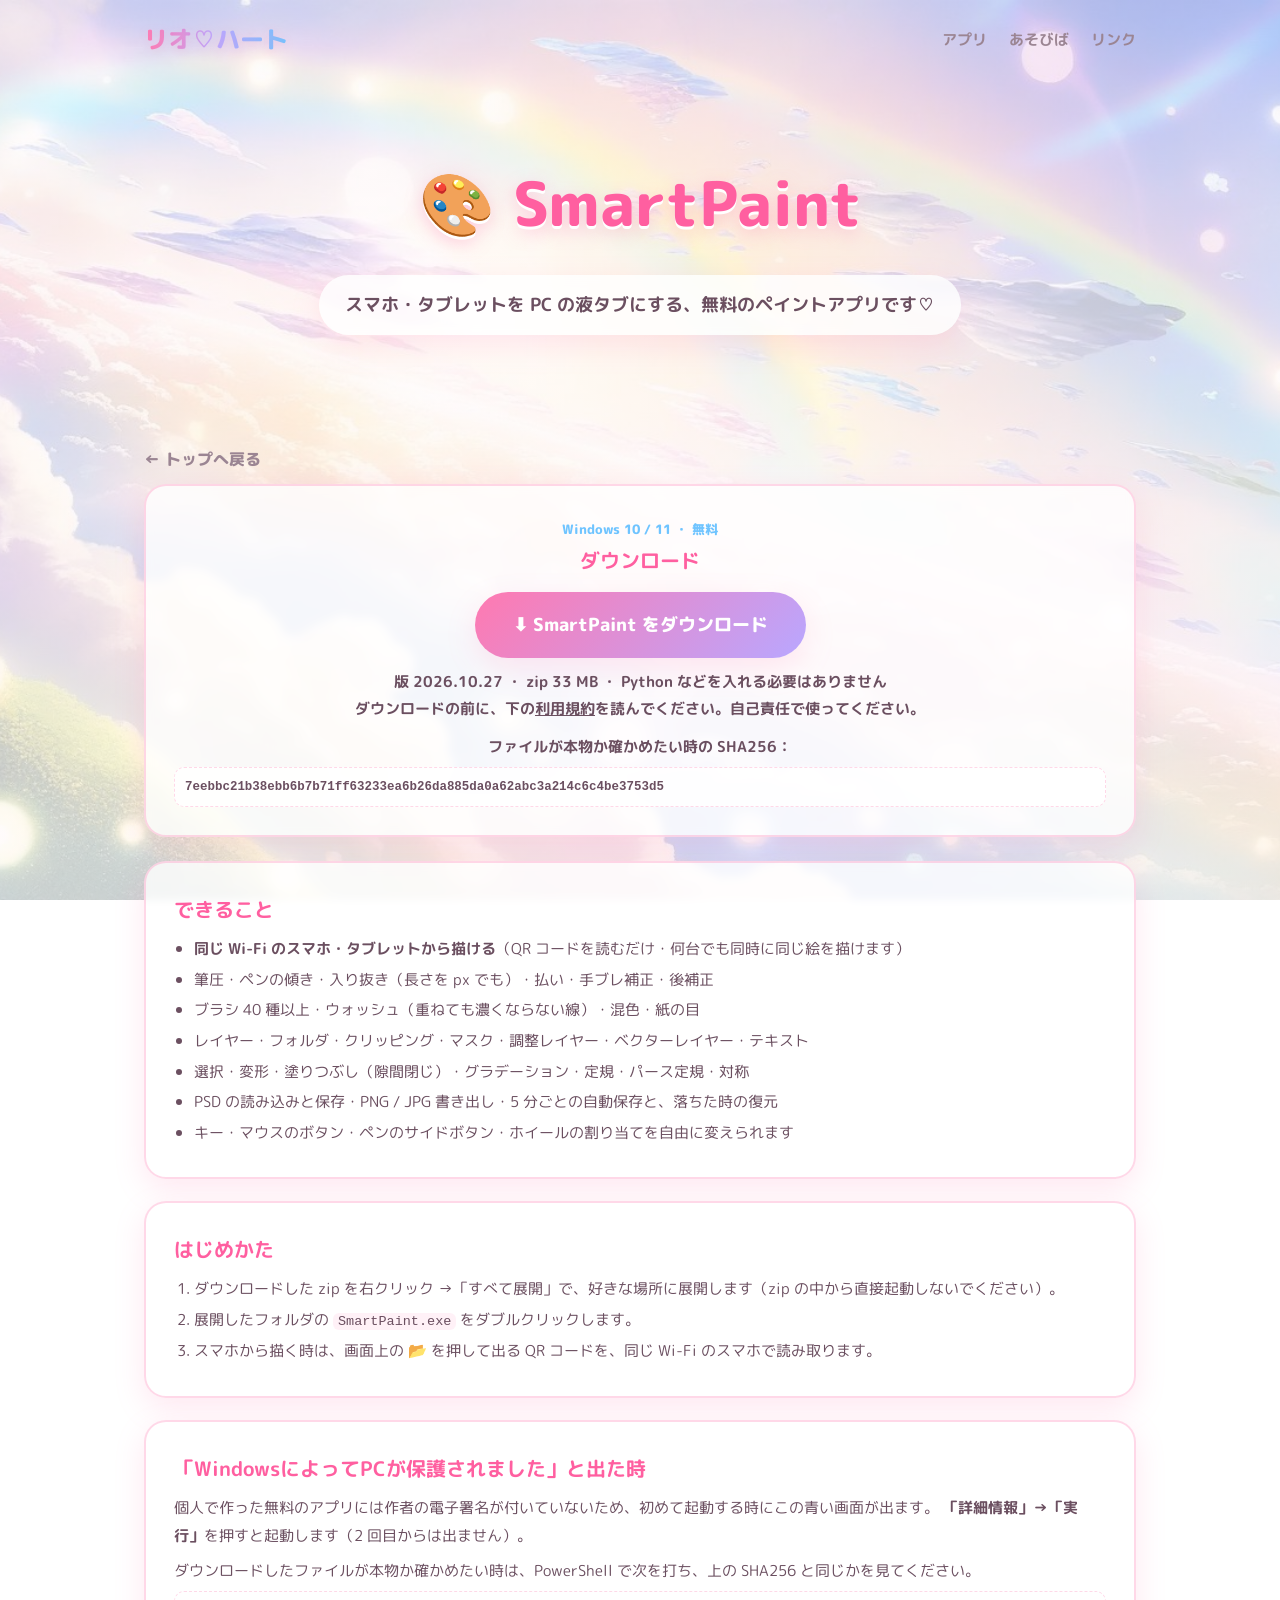
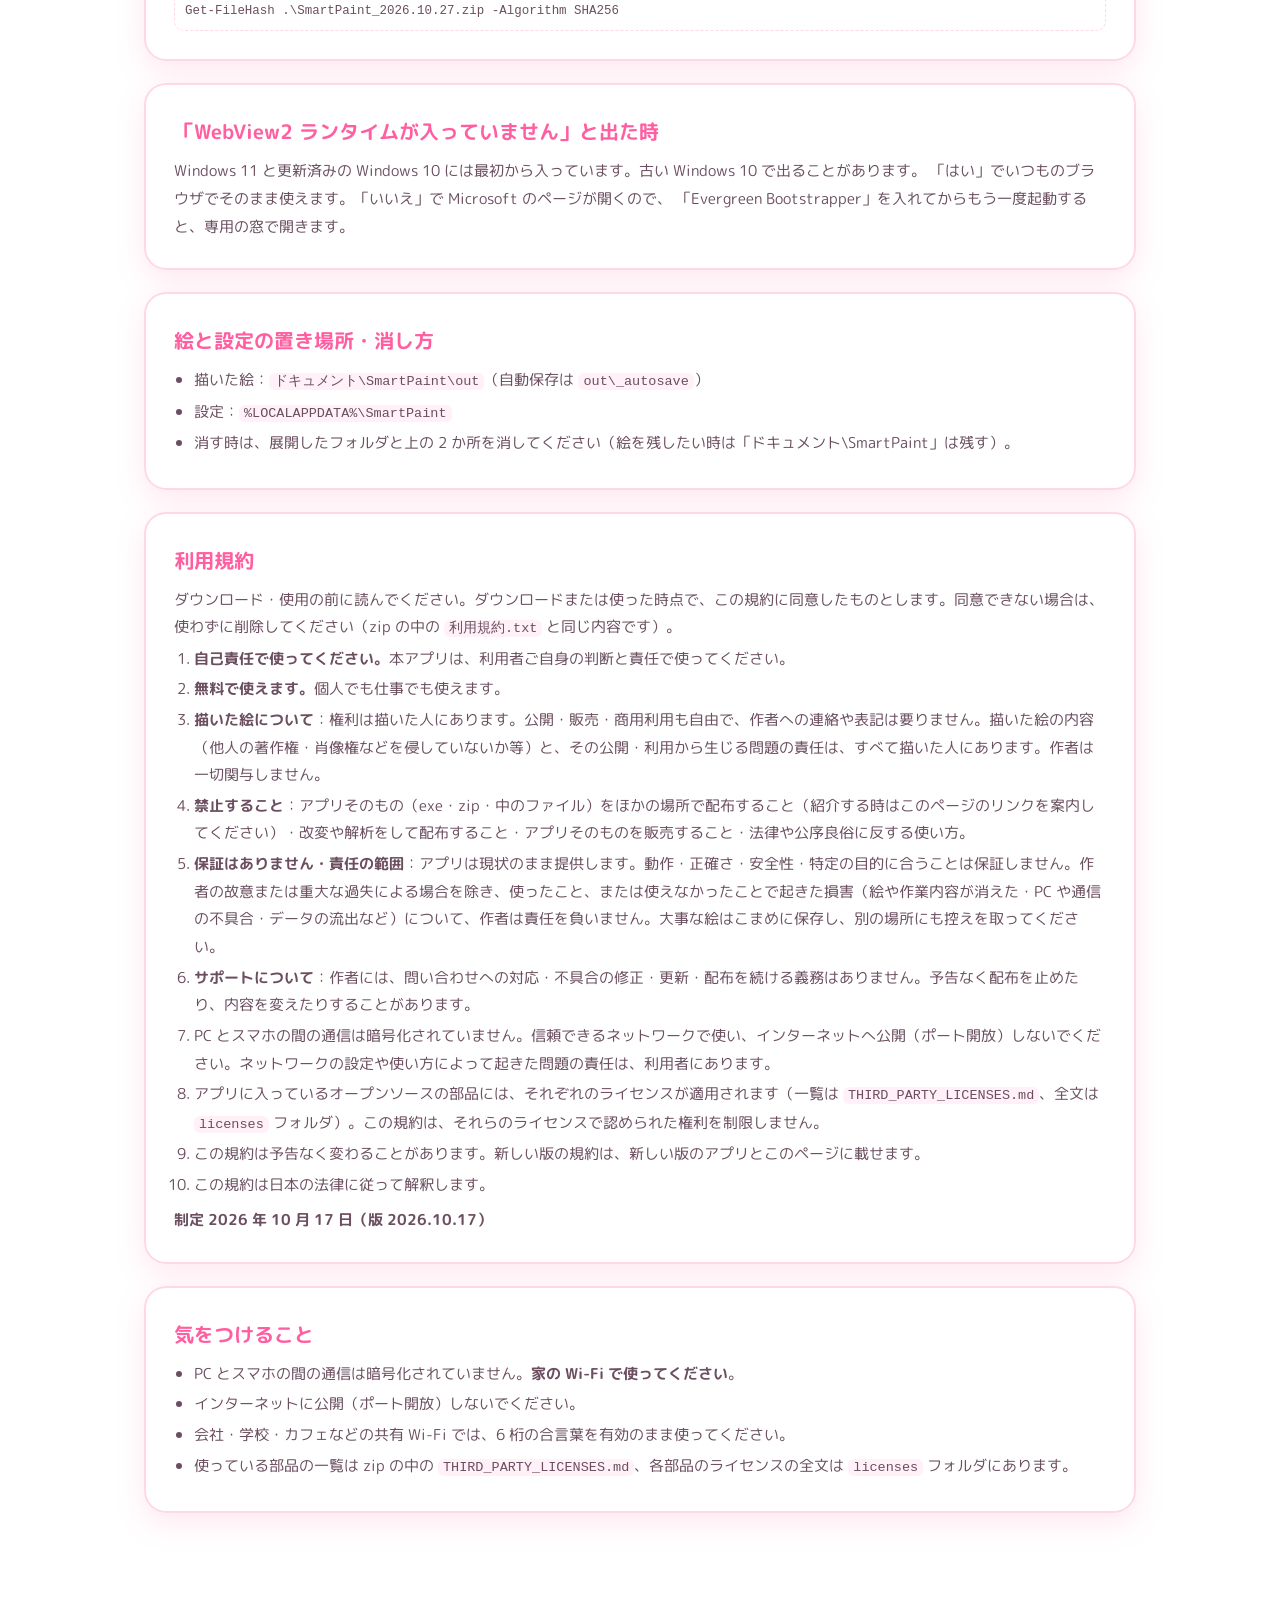
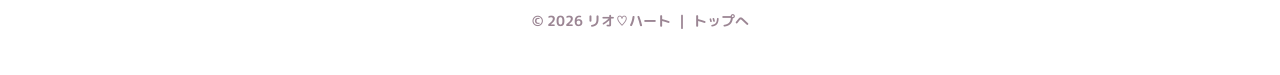
<file: apps/smartpaint/index.html>
<!DOCTYPE html>
<html lang="ja">
<head>
<meta charset="UTF-8">
<meta name="viewport" content="width=device-width, initial-scale=1.0">
<title>SmartPaint｜スマホ・タブレットを液タブにするペイント（無料・Windows）</title>
<meta name="description" content="PC と同じ Wi-Fi のスマホ・タブレットから描ける、無料の Windows 用ペイントアプリ。筆圧・入り抜き・払い・レイヤー・PSD 保存に対応。何台でも同時につないで同じ絵を描けます。">
<link rel="canonical" href="https://rioheartv.github.io/apps/smartpaint/">
<meta property="og:type" content="website">
<meta property="og:site_name" content="リオハート">
<meta property="og:title" content="SmartPaint｜スマホ・タブレットを液タブにするペイント">
<meta property="og:description" content="PC と同じ Wi-Fi のスマホ・タブレットから描ける、無料の Windows 用ペイントアプリ。">
<meta property="og:url" content="https://rioheartv.github.io/apps/smartpaint/">
<meta property="og:locale" content="ja_JP">
<link rel="preconnect" href="https://fonts.googleapis.com">
<link rel="preconnect" href="https://fonts.gstatic.com" crossorigin>
<link href="https://fonts.googleapis.com/css2?family=M+PLUS+Rounded+1c:wght@400;700;800&display=swap" rel="stylesheet">
<link rel="stylesheet" href="../../style.css">
<link rel="icon" href="data:image/svg+xml,<svg xmlns='http://www.w3.org/2000/svg' viewBox='0 0 100 100'><text y='.9em' font-size='90'>🎨</text></svg>">
<style>
  body::before { background-image: linear-gradient(rgba(255,250,253,.60), rgba(255,250,253,.74)), url('../../assets/bg.jpg'), linear-gradient(165deg, #fff4fb 0%, #eef7ff 55%, #f4ecff 100%); }
  body::after { display: none; }
  .dl-box { text-align: center; }
  .dl-btn { font-size: 1.15rem; padding: 16px 38px; margin: 6px 0 10px; }
  .dl-meta { color: var(--ink-soft); font-size: .9rem; font-weight: 700; }
  .hash { font-family: Consolas, "Courier New", monospace; font-size: .78rem; word-break: break-all;
          background: rgba(255,255,255,.85); border: 1px dashed var(--border); border-radius: 10px; padding: 8px 10px;
          display: block; margin-top: 6px; color: var(--ink); text-align: left; }
  .card ol, .card ul { padding-left: 1.3em; color: var(--ink); font-size: .96rem; }
  .card li { margin: 3px 0; }
  .card code { font-family: Consolas, "Courier New", monospace; font-size: .88em; background: rgba(255,121,176,.1);
               padding: 1px 5px; border-radius: 6px; word-break: break-all; }
  .stack { display: grid; gap: 22px; margin-top: 24px; }
  .back { display: inline-block; margin: 0 0 10px; font-weight: 800; color: var(--ink-soft); }
  .back:hover { color: var(--pink); }
  @media (max-width: 600px) { .card { padding: 20px; } .dl-btn { padding: 14px 24px; font-size: 1.05rem; } }
</style>
</head>
<body>

<header>
  <nav class="nav">
    <a href="../../" class="brand">リオ♡ハート</a>
    <div class="nav-links">
      <a href="../../#apps">アプリ</a>
      <a href="../../#games">あそびば</a>
      <a href="../../#links">リンク</a>
    </div>
  </nav>
  <div class="hero-inner">
    <h1>🎨 SmartPaint</h1>
    <p class="lead">スマホ・タブレットを PC の液タブにする、無料のペイントアプリです♡</p>
  </div>
</header>

<main>
  <section class="section" style="padding-top:0">
    <a class="back" href="../../#apps">← トップへ戻る</a>

    <div class="card dl-box">
      <span class="tag">Windows 10 / 11 ・ 無料</span>
      <h3>ダウンロード</h3>
      <a class="btn btn-primary dl-btn" href="https://github.com/rioheartV/SmartPaint/releases/download/v2026.10.27/SmartPaint_2026.10.27.zip">⬇ SmartPaint をダウンロード</a>
      <p class="dl-meta">版 2026.10.27 ・ zip 33 MB ・ Python などを入れる必要はありません</p>
      <p class="dl-meta" id="dl-count" data-repo="rioheartV/SmartPaint" hidden></p>
      <p class="dl-meta">ダウンロードの前に、下の<a href="#terms" style="text-decoration:underline">利用規約</a>を読んでください。<b>自己責任</b>で使ってください。</p>
      <p class="dl-meta" style="margin-top:10px">ファイルが本物か確かめたい時の SHA256：
        <span class="hash">7eebbc21b38ebb6b7b71ff63233ea6b26da885da0a62abc3a214c6c4be3753d5</span></p>
    </div>

    <div class="stack">
      <div class="card">
        <h3>できること</h3>
        <ul>
          <li><b>同じ Wi-Fi のスマホ・タブレットから描ける</b>（QR コードを読むだけ・何台でも同時に同じ絵を描けます）</li>
          <li>筆圧・ペンの傾き・入り抜き（長さを px でも）・払い・手ブレ補正・後補正</li>
          <li>ブラシ 40 種以上・ウォッシュ（重ねても濃くならない線）・混色・紙の目</li>
          <li>レイヤー・フォルダ・クリッピング・マスク・調整レイヤー・ベクターレイヤー・テキスト</li>
          <li>選択・変形・塗りつぶし（隙間閉じ）・グラデーション・定規・パース定規・対称</li>
          <li>PSD の読み込みと保存・PNG / JPG 書き出し・5 分ごとの自動保存と、落ちた時の復元</li>
          <li>キー・マウスのボタン・ペンのサイドボタン・ホイールの割り当てを自由に変えられます</li>
        </ul>
      </div>

      <div class="card">
        <h3>はじめかた</h3>
        <ol>
          <li>ダウンロードした zip を右クリック →「すべて展開」で、好きな場所に展開します（zip の中から直接起動しないでください）。</li>
          <li>展開したフォルダの <code>SmartPaint.exe</code> をダブルクリックします。</li>
          <li>スマホから描く時は、画面上の 📂 を押して出る QR コードを、同じ Wi-Fi のスマホで読み取ります。</li>
        </ol>
      </div>

      <div class="card">
        <h3>「WindowsによってPCが保護されました」と出た時</h3>
        <p>個人で作った無料のアプリには作者の電子署名が付いていないため、初めて起動する時にこの青い画面が出ます。
          <b>「詳細情報」→「実行」</b>を押すと起動します（2 回目からは出ません）。</p>
        <p style="margin-top:8px">ダウンロードしたファイルが本物か確かめたい時は、PowerShell で次を打ち、上の SHA256 と同じかを見てください。</p>
        <span class="hash">Get-FileHash .\SmartPaint_2026.10.27.zip -Algorithm SHA256</span>
      </div>

      <div class="card">
        <h3>「WebView2 ランタイムが入っていません」と出た時</h3>
        <p>Windows 11 と更新済みの Windows 10 には最初から入っています。古い Windows 10 で出ることがあります。
          「はい」でいつものブラウザでそのまま使えます。「いいえ」で Microsoft のページが開くので、
          「Evergreen Bootstrapper」を入れてからもう一度起動すると、専用の窓で開きます。</p>
      </div>

      <div class="card">
        <h3>絵と設定の置き場所・消し方</h3>
        <ul>
          <li>描いた絵：<code>ドキュメント\SmartPaint\out</code>（自動保存は <code>out\_autosave</code>）</li>
          <li>設定：<code>%LOCALAPPDATA%\SmartPaint</code></li>
          <li>消す時は、展開したフォルダと上の 2 か所を消してください（絵を残したい時は「ドキュメント\SmartPaint」は残す）。</li>
        </ul>
      </div>

      <div class="card" id="terms">
        <h3>利用規約</h3>
        <p>ダウンロード・使用の前に読んでください。ダウンロードまたは使った時点で、この規約に同意したものとします。同意できない場合は、使わずに削除してください（zip の中の <code>利用規約.txt</code> と同じ内容です）。</p>
        <ol>
          <li><b>自己責任で使ってください。</b>本アプリは、利用者ご自身の判断と責任で使ってください。</li>
          <li><b>無料で使えます。</b>個人でも仕事でも使えます。</li>
          <li><b>描いた絵について</b>：権利は描いた人にあります。公開・販売・商用利用も自由で、作者への連絡や表記は要りません。描いた絵の内容（他人の著作権・肖像権などを侵していないか等）と、その公開・利用から生じる問題の責任は、すべて描いた人にあります。作者は一切関与しません。</li>
          <li><b>禁止すること</b>：アプリそのもの（exe・zip・中のファイル）をほかの場所で配布すること（紹介する時はこのページのリンクを案内してください）・改変や解析をして配布すること・アプリそのものを販売すること・法律や公序良俗に反する使い方。</li>
          <li><b>保証はありません・責任の範囲</b>：アプリは現状のまま提供します。動作・正確さ・安全性・特定の目的に合うことは保証しません。作者の故意または重大な過失による場合を除き、使ったこと、または使えなかったことで起きた損害（絵や作業内容が消えた・PC や通信の不具合・データの流出など）について、作者は責任を負いません。大事な絵はこまめに保存し、別の場所にも控えを取ってください。</li>
          <li><b>サポートについて</b>：作者には、問い合わせへの対応・不具合の修正・更新・配布を続ける義務はありません。予告なく配布を止めたり、内容を変えたりすることがあります。</li>
          <li>PC とスマホの間の通信は暗号化されていません。信頼できるネットワークで使い、インターネットへ公開（ポート開放）しないでください。ネットワークの設定や使い方によって起きた問題の責任は、利用者にあります。</li>
          <li>アプリに入っているオープンソースの部品には、それぞれのライセンスが適用されます（一覧は <code>THIRD_PARTY_LICENSES.md</code>、全文は <code>licenses</code> フォルダ）。この規約は、それらのライセンスで認められた権利を制限しません。</li>
          <li>この規約は予告なく変わることがあります。新しい版の規約は、新しい版のアプリとこのページに載せます。</li>
          <li>この規約は日本の法律に従って解釈します。</li>
        </ol>
        <p class="dl-meta" style="text-align:left;margin-top:8px">制定 2026 年 10 月 17 日（版 2026.10.17）</p>
      </div>

      <div class="card">
        <h3>気をつけること</h3>
        <ul>
          <li>PC とスマホの間の通信は暗号化されていません。<b>家の Wi-Fi で使ってください</b>。</li>
          <li>インターネットに公開（ポート開放）しないでください。</li>
          <li>会社・学校・カフェなどの共有 Wi-Fi では、6 桁の合言葉を有効のまま使ってください。</li>
          <li>使っている部品の一覧は zip の中の <code>THIRD_PARTY_LICENSES.md</code>、各部品のライセンスの全文は <code>licenses</code> フォルダにあります。</li>
        </ul>
      </div>
    </div>
  </section>
</main>

<footer class="footer">
  <p>© <span id="year"></span> リオ♡ハート ｜ <a href="../../">トップへ</a></p>
</footer>
<script>document.getElementById('year').textContent = new Date().getFullYear();</script>
<script>
// ダウンロード数＝GitHub の Releases の zip の回数の合計（取れない時は欄ごと出さない）
(function () {
  var el = document.getElementById('dl-count');
  if (!el || !window.fetch) return;
  fetch('https://api.github.com/repos/' + el.dataset.repo + '/releases?per_page=100')
    .then(function (r) { if (!r.ok) throw r.status; return r.json(); })
    .then(function (rels) {
      var n = 0;
      rels.forEach(function (rel) { (rel.assets || []).forEach(function (a) { if (/\.zip$/i.test(a.name)) n += a.download_count || 0; }); });
      el.textContent = 'これまでのダウンロード ' + n.toLocaleString('ja-JP') + ' 回';
      el.hidden = false;
    })
    .catch(function () {});
})();
</script>
</body>
</html>
</file>
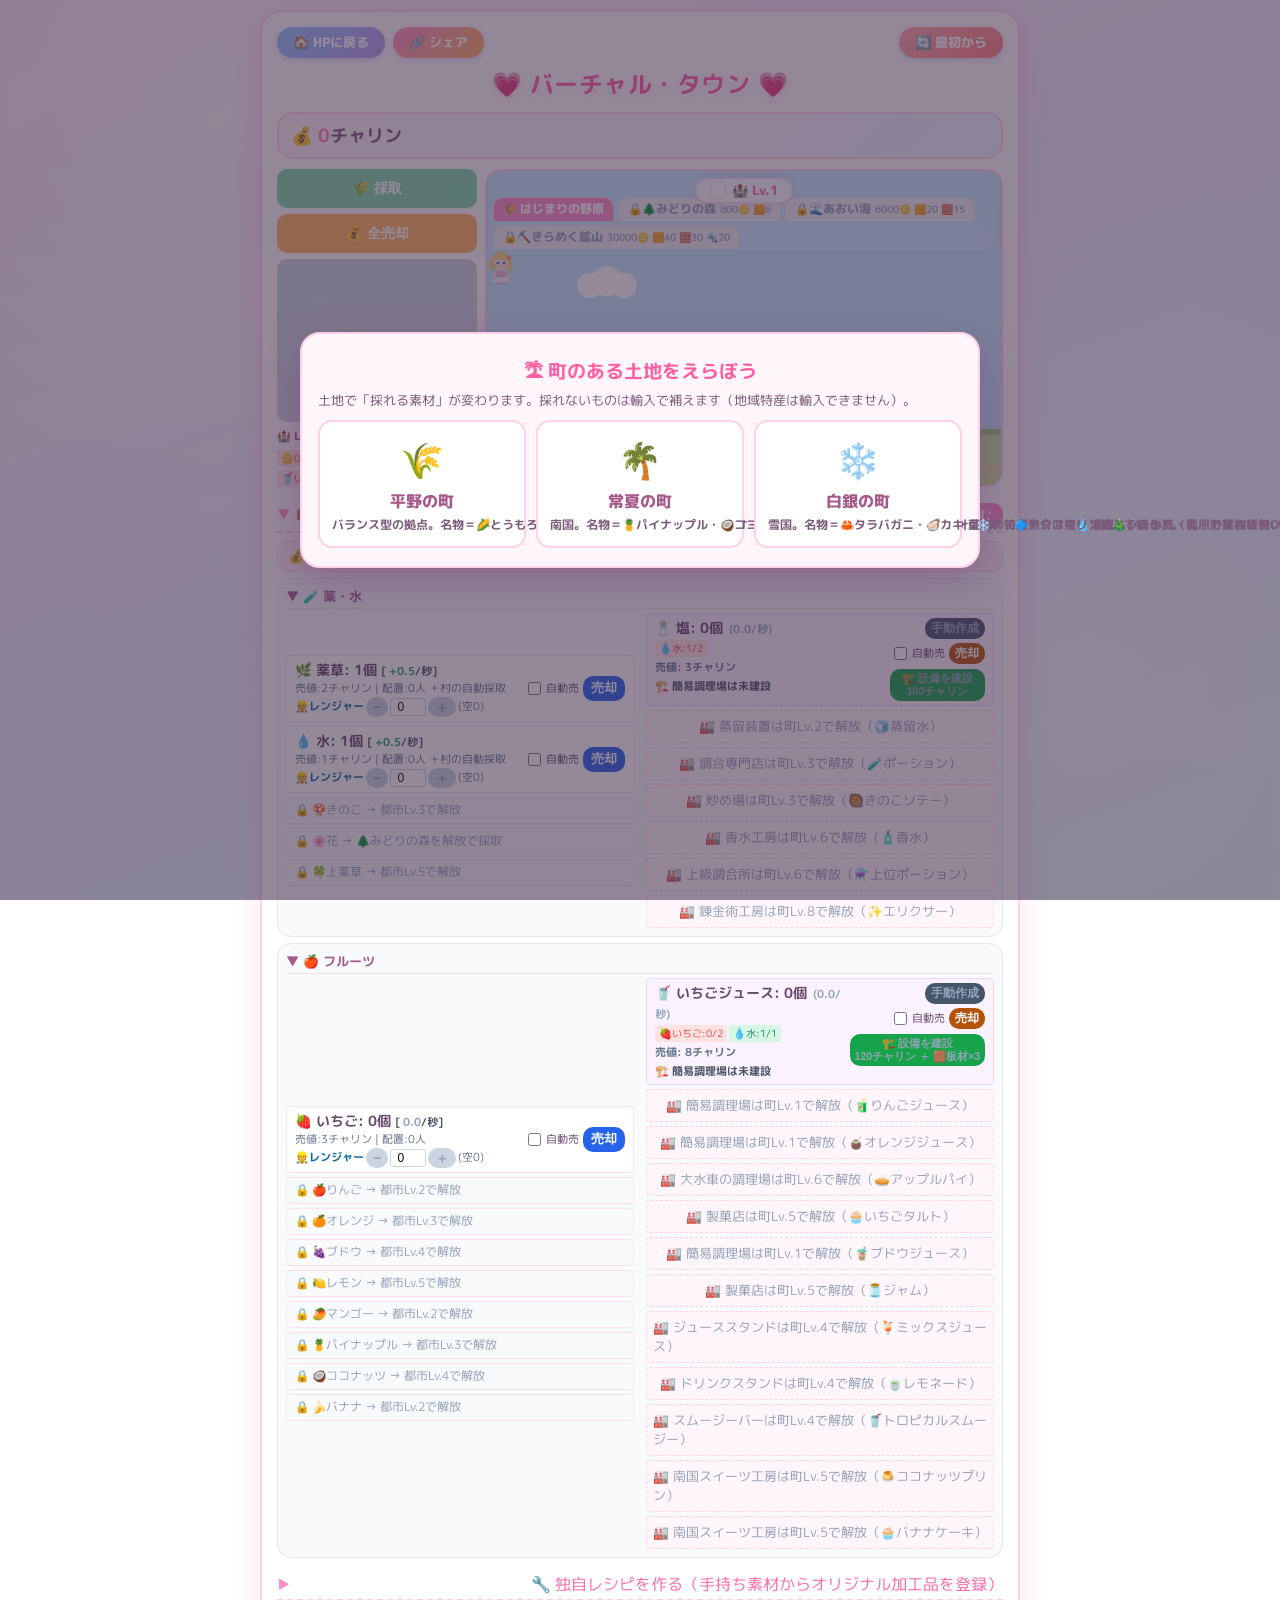
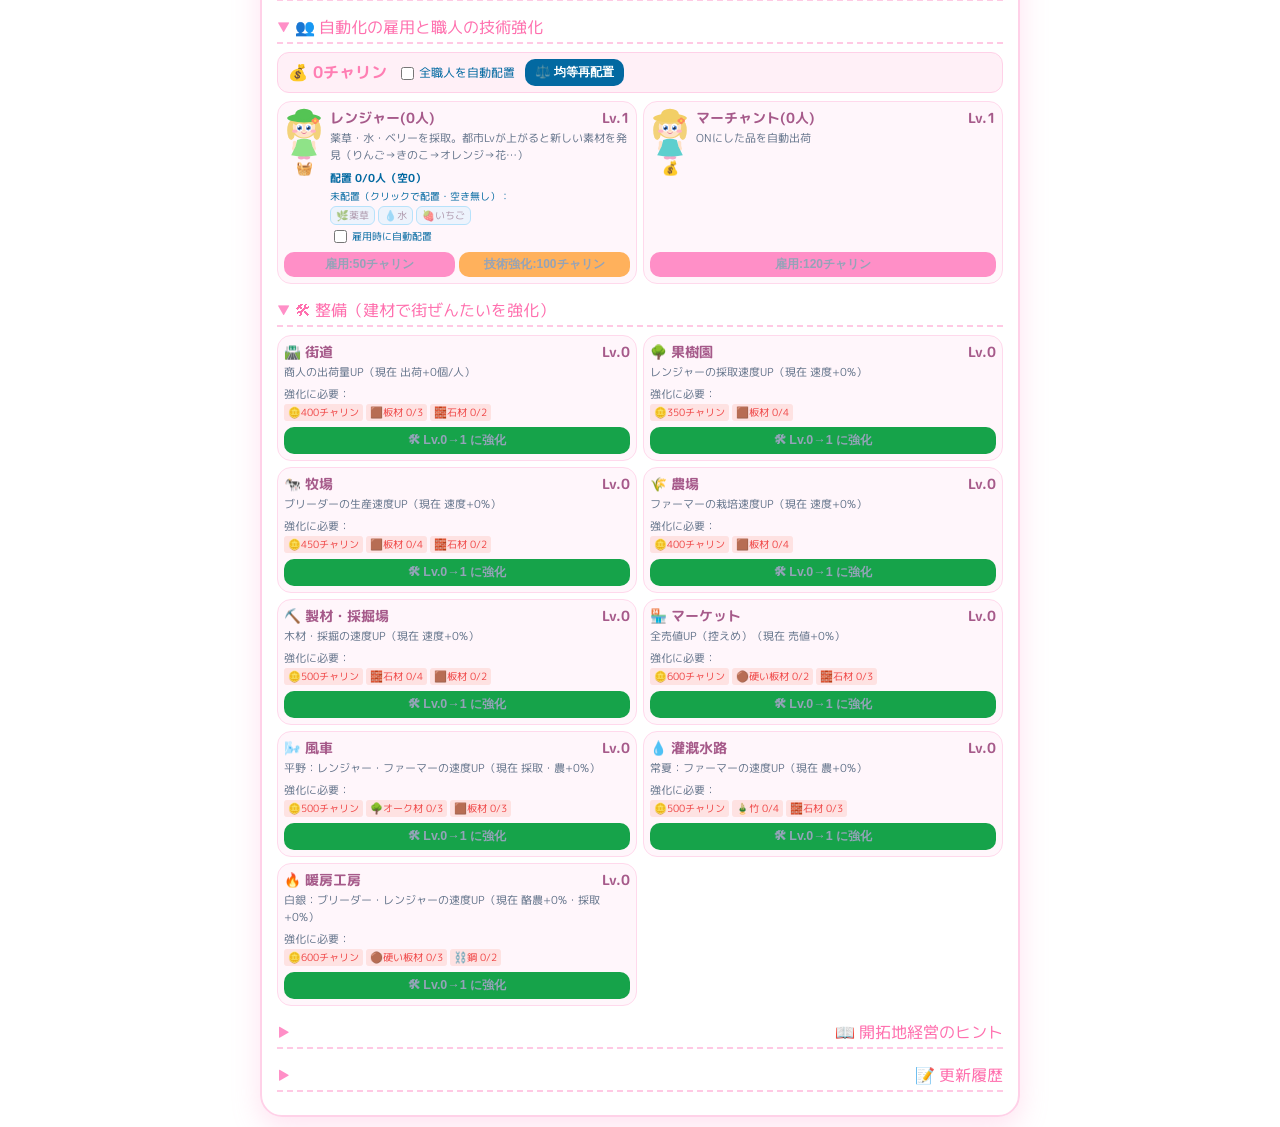
<file: games/nova-frontier/index.html>
<!DOCTYPE html>
<html lang="ja">
<head>
    <meta charset="UTF-8">
    <meta name="viewport" content="width=device-width, initial-scale=1.0">
    <title>バーチャル・タウン - のんびり経営シミュ♡</title>
    <link rel="preconnect" href="https://fonts.googleapis.com">
    <link rel="preconnect" href="https://fonts.gstatic.com" crossorigin>
    <link href="https://fonts.googleapis.com/css2?family=M+PLUS+Rounded+1c:wght@400;700;800&display=swap" rel="stylesheet">
    <style>
        body { font-family: sans-serif; background: #f0f4f8; color: #333; display: flex; flex-direction: column; align-items: center; padding: 10px; margin: 0; }
        * { box-sizing: border-box; }
        #game-container { background: white; padding: 15px; border-radius: 12px; box-shadow: 0 4px 6px rgba(0,0,0,0.1); width: 100%; max-width: 760px; }
        h1 { text-align: center; font-size: 1.5rem; margin: 5px 0 10px 0; color: #1e3a8a; }

        .status-box { display: flex; justify-content: space-between; flex-wrap: wrap; gap: 4px; font-weight: bold; font-size: 1.1rem; background: #e2e8f0; padding: 8px 12px; border-radius: 6px; margin-bottom: 10px; }
        .gold-text { color: #b45309; }

        #world-view { font-size: 2.5rem; text-align: center; margin: 10px 0; background: #111827; border-radius: 8px; padding: 5px; border: 2px solid #334155; height: 55px; line-height: 55px; position: relative; overflow: hidden; }
        .dot-anime { display: inline-block; animation: dotJump 0.6s infinite alternate cubic-bezier(0.45, 0.05, 0.55, 0.95); }
        @keyframes dotJump { 0% { transform: translateY(0); } 100% { transform: translateY(-8px); } }

        .pixel-puff { position: absolute; font-size: 0.8rem; color: #94a3b8; animation: puffUp 2s infinite ease-out; opacity: 0; }
        @keyframes puffUp { 0% { transform: translateY(10px) scale(0.5); opacity: 0; } 50% { opacity: 0.8; } 100% { transform: translateY(-30px) scale(1.5); opacity: 0; } }

        /* 上部アクション：縮小した手動採取 ＋ その横に都市発展ボタン */
        .top-actions { display: flex; gap: 8px; align-items: stretch; margin-bottom: 6px; }
        .mini-gather { flex: 0 0 auto; background: #10b981; padding: 8px 10px; font-size: 0.85rem; }
        .mini-gather:hover { background: #059669; }
        .mini-sell { flex: 0 0 auto; background: #b45309; padding: 8px 10px; font-size: 0.85rem; }
        .mini-sell:hover { background: #92400e; }
        .develop-btn { flex: 1; background: #7c3aed; padding: 8px 10px; font-size: 0.9rem; white-space: normal; line-height: 1.2; }
        .develop-btn:hover:not(:disabled) { background: #6d28d9; }
        .dev-reqs { display: flex; flex-wrap: wrap; gap: 3px; margin-bottom: 8px; min-height: 4px; }

        .section-title { font-size: 1rem; color: #1e3a8a; margin: 15px 0 8px 0; border-bottom: 2px solid #e2e8f0; padding-bottom: 3px; }

        button { padding: 4px 8px; cursor: pointer; background: #2563eb; color: white; border: none; border-radius: 4px; font-weight: bold; font-size: 0.8rem; white-space: nowrap; }
        button:hover:not(:disabled) { background: #1d4ed8; }
        button:disabled { background: #cbd5e1; color: #94a3b8; cursor: not-allowed; }

        .line-container { display: flex; flex-direction: column; gap: 6px; }
        .production-block { background: #f8fafc; border: 1px solid #e2e8f0; border-radius: 8px; padding: 8px; }
        .block-title { font-size: 0.8rem; font-weight: bold; color: #1e3a8a; margin-bottom: 4px; border-bottom: 1px solid #f1f5f9; padding-bottom: 2px; }

        .grid-split { display: flex; gap: 12px; width: 100%; align-items: stretch; }
        .source-side { flex: 1; min-width: 0; display: flex; flex-direction: column; gap: 4px; justify-content: center; }
        .craft-col { flex: 1; min-width: 0; display: flex; flex-direction: column; gap: 4px; }
        .material-row { display: flex; flex-wrap: wrap; justify-content: space-between; align-items: center; gap: 4px; background: #fff; border: 1px solid #e2e8f0; padding: 4px 8px; border-radius: 4px; }

        .craft-side { display: flex; flex-wrap: wrap; align-items: flex-start; background: #edf2f7; border: 1px solid #cbd5e1; padding: 4px 8px; border-radius: 4px; justify-content: space-between; gap: 6px; }
        .craft-empty { flex: 1; display: flex; align-items: center; justify-content: center; color: #94a3b8; font-size: 0.8rem; background: #f1f5f9; border: 1px dashed #cbd5e1; border-radius: 4px; padding: 6px; }

        .info-text { display: flex; flex-direction: column; min-width: 0; flex: 1; }
        .item-name { font-weight: bold; font-size: 0.85rem; word-break: break-word; }
        .item-meta { font-size: 0.7rem; color: #64748b; word-break: break-word; }

        .speed-text { font-size: 0.7rem; font-weight: bold; margin-left: 2px; }
        .speed-text.plus { color: #16a34a; }
        .speed-text.minus { color: #dc2626; }

        .worker-requirement { font-size: 0.7rem; color: #4b5563; font-weight: bold; margin-top: 2px; word-break: break-word; }
        .worker-requirement.active { color: #2563eb; }

        .quality-label { font-size: 0.65rem; background: #fef3c7; color: #d97706; padding: 1px 4px; border-radius: 3px; font-weight: bold; margin-left: 4px; display: inline-block; }

        .control-cluster { display: flex; align-items: center; gap: 4px; flex-wrap: wrap; }
        .control-cluster label { font-size: 0.7rem; white-space: nowrap; display: flex; align-items: center; gap: 2px; }

        .worker-grid { display: grid; grid-template-columns: repeat(2, 1fr); gap: 6px; }
        .worker-card { background: #f8fafc; border: 1px solid #e2e8f0; border-radius: 6px; padding: 6px; display: flex; flex-direction: column; justify-content: space-between; }
        .worker-title { font-weight: bold; font-size: 0.85rem; display: flex; flex-wrap: wrap; justify-content: space-between; gap: 2px; }
        .worker-desc { font-size: 0.7rem; color: #64748b; margin: 2px 0 6px 0; word-break: break-word; }

        .help-box { background: #f8fafc; border: 1px solid #cbd5e1; border-radius: 8px; padding: 10px; font-size: 0.8rem; line-height: 1.4; color: #475569; }
        .help-title { font-weight: bold; color: #1e3a8a; margin-bottom: 4px; }

        .badge { display: inline-block; background: #fee2e2; color: #ef4444; padding: 1px 4px; border-radius: 3px; font-size: 0.65rem; white-space: nowrap; }
        .badge.meet { background: #d1fae5; color: #065f46; }

        /* 動くアイコン */
        .anim-icon { display: inline-block; animation: iconBob 2s ease-in-out infinite; }
        @keyframes iconBob { 0%, 100% { transform: translateY(0) rotate(0deg); } 50% { transform: translateY(-3px) rotate(-7deg); } }

        /* 職人の配置コントロール */
        .assign-box { display: flex; align-items: center; gap: 2px; font-size: 0.7rem; flex-wrap: wrap; }
        .assign-label { color: #0369a1; font-weight: bold; }
        .assign-btn { padding: 0 7px; font-size: 0.9rem; line-height: 1.4; background: #0369a1; }
        .assign-btn:hover:not(:disabled) { background: #075985; }
        .assign-input { width: 36px; text-align: center; font-size: 0.75rem; padding: 1px; border: 1px solid #cbd5e1; border-radius: 3px; }
        .assign-avail { color: #64748b; }
        .auto-assign-label { font-size: 0.65rem; color: #0369a1; display: flex; align-items: center; gap: 2px; margin-top: 2px; }
        .worker-controls { display: flex; gap: 10px; align-items: center; flex-wrap: wrap; margin-bottom: 8px; background: #f0f9ff; border: 1px solid #bae6fd; border-radius: 6px; padding: 6px 10px; }

        /* 独自レシピ工房フォーム */
        .custom-form { background: #f0f9ff; border: 1px dashed #38bdf8; border-radius: 8px; padding: 10px; margin-bottom: 6px; font-size: 0.78rem; }
        .custom-form .ing-row { display: flex; gap: 4px; align-items: center; margin: 3px 0; flex-wrap: wrap; }
        .custom-form select, .custom-form input { font-size: 0.78rem; padding: 2px 4px; border: 1px solid #cbd5e1; border-radius: 4px; }
        .custom-form .ing-qty { width: 46px; }
        .custom-preview { font-size: 0.72rem; color: #0369a1; font-weight: bold; margin: 4px 0; }

        /* 狭い画面では縦積みにして文字切れを防ぐ */
        @media (max-width: 540px) {
            .grid-split { flex-direction: column; }
            .worker-grid { grid-template-columns: 1fr; }
        }

        /* ===== バーチャル・タウン かわいいテーマ ===== */
        body {
            font-family: 'M PLUS Rounded 1c', 'Hiragino Maru Gothic ProN', sans-serif;
            color: #6b4a6b;
            background:
                radial-gradient(circle at 18% 12%, rgba(255,255,255,.55), transparent 42%),
                radial-gradient(circle at 85% 80%, rgba(255,255,255,.4), transparent 45%),
                linear-gradient(160deg, #ffe3f1 0%, #ecf0ff 52%, #e6fbff 100%);
            background-attachment: fixed;
        }
        #game-container {
            background: rgba(255,255,255,.88);
            border: 2px solid #ffd1e8;
            border-radius: 22px;
            box-shadow: 0 10px 28px rgba(255,150,200,.28);
        }
        h1 { color: #ff5fa2; text-shadow: 0 2px 0 #fff, 0 4px 8px rgba(255,120,180,.28); letter-spacing: .5px; }
        .status-box { background: linear-gradient(135deg,#fff0f7,#eef4ff); border: 2px solid #ffd1e8; border-radius: 16px; color:#7a5a7a; }
        .gold-text { color:#ff7eb3; }
        #world-view {
            background: linear-gradient(180deg,#c2e9ff,#f0d2ff);
            border: 2px solid #ffd1e8; border-radius: 16px;
            display:flex; align-items:center; justify-content:center; gap:8px;
        }
        .section-title { color:#ff6fae; border-bottom: 2px dashed #ffc9e4; }
        button { border-radius: 10px; }
        .develop-btn { background:#ff8fc7; } .develop-btn:hover:not(:disabled){ background:#ff6fae; }
        .mini-gather { background:#7ed9a6; } .mini-gather:hover { background:#57c98a; }
        .mini-sell { background:#ffb15c; } .mini-sell:hover { background:#f59838; }
        .production-block, .worker-card, .custom-form { border-radius: 14px; }
        .help-box { background:#fff6fb; border:1px solid #ffd1e8; border-radius:14px; color:#7a5a7a; }
        .help-title { color:#ff6fae; }
        .block-title { color:#a65a8a; border-bottom:1px solid #ffe0ee; }
        .worker-title { color:#a65a8a; }
        .worker-card { background:#fff6fb; border:1px solid #ffd9ec; }
        .worker-controls { background:#fff0f7; border:1px solid #ffd1e8; border-radius:12px; }
        .material-row { border:1px solid #ffe0ee; }
        .craft-side { background:#fbf2ff; border:1px solid #ecd6ff; }
        .craft-empty { background:#fff6fb; border:1px dashed #ffd1e8; }
        .badge.meet { background:#d6f7e4; color:#1b8a5a; }
        .quality-label { background:#fff0d6; color:#e08a2e; }

        /* ドット絵リオちゃん */
        .dotrio { display:inline-block; position:relative; vertical-align:bottom; transform-origin: bottom center; }
        .dotrio svg { display:block; shape-rendering: crispEdges; image-rendering: pixelated; }
        /* 飛び出す成果物エフェクト（1秒ループ＝毎秒1個できる演出） */
        .rio-fx { position:absolute; left:50%; top:-4px; transform:translateX(-50%); font-size:11px; line-height:1; pointer-events:none; animation: fxFloat 1s ease-out infinite; }
        @keyframes fxFloat { 0% { transform:translate(-50%,5px) scale(.4); opacity:0; } 35% { opacity:1; } 100% { transform:translate(-50%,-11px) scale(1); opacity:0; } }
        /* 職業別の作業モーション（周期は1秒の約数＝毎秒の再描画でも途切れない） */
        @keyframes rioBob    { 0%,100% { transform: translateY(0) rotate(0); } 50% { transform: translateY(-3px) rotate(-2deg); } }
        @keyframes actGather { 0% { transform: translateY(0) rotate(0); } 35%,55% { transform: translateY(3px) rotate(-13deg); } 100% { transform: translateY(0) rotate(0); } }
        @keyframes actCook   { 0%,100% { transform: rotate(-4deg); } 50% { transform: rotate(4deg); } }
        @keyframes actMix    { 0%,100% { transform: translateY(0) rotate(0); } 50% { transform: translateY(-3px) rotate(-4deg); } }
        @keyframes actCraft  { 0%,100% { transform: translateY(0) rotate(0); } 50% { transform: translateY(-2px) rotate(3deg); } }
        @keyframes armSwing  { 0%,100% { transform: rotate(0); } 50% { transform: rotate(-42deg); } }
        .act-idle   { animation: rioBob 1s ease-in-out infinite; }
        .act-gather { animation: actGather 1s ease-in-out infinite; }
        .act-cook   { animation: actCook 1s ease-in-out infinite; }
        .act-mix    { animation: actMix 1s ease-in-out infinite; }
        .act-craft  { animation: actCraft .5s ease-in-out infinite; }
        .act-craft .rarm { transform-box: fill-box; transform-origin: top center; animation: armSwing .5s ease-in-out infinite; }
        .act-gather .rarm, .act-gather .larm { transform-box: fill-box; transform-origin: top center; animation: armSwing 1s ease-in-out infinite; }
        .rio-strip { display:flex; flex-wrap:wrap; align-items:flex-end; gap:2px; margin-top:4px; }
        .rio-strip .more { font-size:.72rem; color:#a65a8a; font-weight:bold; align-self:center; margin-left:2px; }
        .rio-portrait { flex:0 0 auto; text-align:center; }
        .rio-tool { font-size:.85rem; line-height:1; margin-top:1px; }
        /* なめらかSDリオ（マップ・ジョブ用）：ドット化を解除して曲線をきれいに */
        .riosd svg { image-rendering:auto; shape-rendering:geometricPrecision; }
        /* 折りたたみセクション（プルダウン収納） */
        .sec-head { display:flex; align-items:center; justify-content:space-between; gap:8px; }
        .sec-toggle { cursor:pointer; user-select:none; flex:1; display:flex; align-items:center; gap:6px; }
        .sec-caret { font-size:.8rem; color:#ff8fc7; width:.9em; display:inline-block; }
        .sec-body.collapsed { display:none; }

        /* タウンマップ */
        #town-map { position:relative; flex:1; min-width:0; margin:0; border:2px solid #ffd1e8; border-radius:16px; overflow:hidden;
            background:linear-gradient(180deg,#c2eaff 0%,#dbf4ff 56%,#eaf7cd 57%,#cfeaa0 100%); box-shadow: inset 0 -8px 16px rgba(120,180,90,.16); }
        .map-banner { position:absolute; top:7px; left:50%; transform:translateX(-50%); z-index:4;
            background:rgba(255,255,255,.9); border:1.5px solid #ffd1e8; border-radius:999px; padding:2px 14px;
            font-size:.82rem; font-weight:800; color:#ff6fae; white-space:nowrap; box-shadow:0 2px 6px rgba(255,150,200,.25); }
        #map-scene { position:relative; }
        #map-scene > svg { display:block; width:100%; height:auto; shape-rendering:crispEdges; }
        .map-actors { position:absolute; inset:0; pointer-events:none; }
        .map-actors .walker { position:absolute; animation-timing-function: ease-in-out; animation-iteration-count: infinite; }
        @keyframes wanderA { 0%{left:6%;bottom:8%;} 25%{left:40%;bottom:13%;} 45%{left:40%;bottom:13%;} 72%{left:70%;bottom:7%;} 100%{left:6%;bottom:8%;} }
        @keyframes wanderB { 0%{left:72%;bottom:14%;} 30%{left:28%;bottom:8%;} 55%{left:50%;bottom:12%;} 80%{left:50%;bottom:12%;} 100%{left:72%;bottom:14%;} }
        @keyframes wanderC { 0%{left:20%;bottom:10%;} 35%{left:62%;bottom:15%;} 62%{left:34%;bottom:8%;} 100%{left:20%;bottom:10%;} }
        /* リオちゃんのレアモーション（時々ハート等をふわっと） */
        .rio-emote { position:absolute; left:50%; top:-7px; transform:translate(-50%,0); font-size:11px; line-height:1; opacity:0; pointer-events:none; animation: rioEmote 13s ease-out infinite; }
        @keyframes rioEmote { 0%,80%{ opacity:0; transform:translate(-50%,2px) scale(.4); } 85%{ opacity:1; transform:translate(-50%,-6px) scale(1.1); } 95%{ opacity:1; transform:translate(-50%,-12px) scale(1); } 100%{ opacity:0; transform:translate(-50%,-16px) scale(.9); } }
        /* かわいい仕草（回転は廃止）。SD向けにジャンプ／ぷにっと／ふりふり／首かしげ等を用意 */
        .rio-act { display:inline-block; transform-origin:bottom center; }
        @keyframes gHop   { 0%,82%{ transform:translateY(0); } 88%{ transform:translateY(-7px); } 94%{ transform:translateY(-5px); } 100%{ transform:translateY(0); } }
        @keyframes gCheer { 0%,76%{ transform:translateY(0); } 83%{ transform:translateY(-8px); } 89%{ transform:translateY(-2px); } 95%{ transform:translateY(-6px); } 100%{ transform:translateY(0); } }
        @keyframes gBounce{ 0%,70%{ transform:translateY(0); } 78%{ transform:translateY(-6px); } 85%{ transform:translateY(0); } 92%{ transform:translateY(-3px); } 100%{ transform:translateY(0); } }
        @keyframes gSquish{ 0%,72%,100%{ transform:scale(1,1); } 80%{ transform:scale(1.12,.86); } 88%{ transform:scale(.92,1.1); } 96%{ transform:scale(1.02,.98); } }
        @keyframes gWiggle{ 0%,68%,100%{ transform:translateX(0) rotate(0); } 76%{ transform:translateX(-3px) rotate(-5deg); } 84%{ transform:translateX(3px) rotate(5deg); } 92%{ transform:translateX(-2px) rotate(-3deg); } }
        @keyframes gTilt  { 0%,72%,100%{ transform:rotate(0); } 82%{ transform:rotate(-11deg); } 91%{ transform:rotate(8deg); } }
        @keyframes gDance { 0%,100%{ transform:translateX(0) rotate(0); } 25%{ transform:translateX(-2px) rotate(-8deg); } 75%{ transform:translateX(2px) rotate(8deg); } }
        @keyframes armUpL { 0%,82%{ transform:rotate(0); } 88%,95%{ transform:rotate(135deg); } 100%{ transform:rotate(0); } }
        @keyframes armUpR { 0%,82%{ transform:rotate(0); } 88%,95%{ transform:rotate(-135deg); } 100%{ transform:rotate(0); } }
        /* 手をふる（ドット版） */
        @keyframes handWave { 0%,100%{ transform:rotate(12deg); } 50%{ transform:rotate(-62deg); } }
        .act-wave   { animation: rioBob 1s ease-in-out infinite; }
        .act-wave .rarm { transform-box:fill-box; transform-origin:top center; animation: handWave .6s ease-in-out infinite; }
        /* SD版＝腕が短く体に近いので振り幅を小さく（ぶらぶら防止・手は体の近く） */
        @keyframes handWaveSD { 0%,100%{ transform:rotate(2deg); } 50%{ transform:rotate(-32deg); } }
        @keyframes armSwingSD { 0%,100%{ transform:rotate(5deg); } 50%{ transform:rotate(-15deg); } }
        .act-wave.riosd .rarm   { animation: handWaveSD .6s ease-in-out infinite; }
        .act-craft.riosd .rarm  { animation: armSwingSD .5s ease-in-out infinite; }
        .act-gather.riosd .rarm, .act-gather.riosd .larm { animation: armSwingSD 1s ease-in-out infinite; }
        .smoke { transform-box: fill-box; transform-origin: center bottom; animation: smokeRise 2s ease-out infinite; }
        @keyframes smokeRise { 0% { transform: translateY(0) scale(.4); opacity:0; } 30% { opacity:.85; } 100% { transform: translateY(-6px) scale(1.2); opacity:0; } }
        .develop-btn { display:block; margin:0; }
        /* 発展の祝福（クラッカー） */
        .confetti { position:absolute; top:24px; width:7px; height:11px; border-radius:2px; z-index:6; opacity:0; pointer-events:none; animation: confettiFall 1.5s ease-out forwards; }
        @keyframes confettiFall { 0% { opacity:1; transform:translateY(-6px) rotate(0); } 100% { opacity:0; transform:translateY(190px) rotate(560deg); } }
        .town-pop { position:absolute; top:42%; left:50%; transform:translate(-50%,-50%); z-index:7; font-size:1.6rem; font-weight:800; color:#fff; text-shadow:0 2px 0 #ff6fae, 0 0 12px rgba(255,120,180,.9); pointer-events:none; animation: townPop 1.5s ease-out forwards; white-space:nowrap; }
        @keyframes townPop { 0% { opacity:0; transform:translate(-50%,-30%) scale(.5); } 25% { opacity:1; transform:translate(-50%,-55%) scale(1.15); } 75% { opacity:1; } 100% { opacity:0; transform:translate(-50%,-80%) scale(1); } }
        .game-top { display:flex; justify-content:flex-start; gap:8px; margin-bottom:8px; }
        .hp-back, .share-btn, .reset-btn { display:inline-flex; align-items:center; gap:5px; text-decoration:none; font-weight:800; font-size:0.82rem; border:none; cursor:pointer;
            color:#fff; padding:6px 16px; border-radius:999px; box-shadow:0 2px 6px rgba(150,150,255,.3); font-family:inherit; }
        .hp-back { background:linear-gradient(135deg,#8ec9ff,#b89bf0); }
        .share-btn { background:linear-gradient(135deg,#ff8fc7,#ffb15c); }
        .reset-btn { background:linear-gradient(135deg,#ffa9a9,#ff7e7e); margin-left:auto; }
        .hp-back:hover, .share-btn:hover, .reset-btn:hover { filter:brightness(1.05); transform:translateY(-1px); }
        .play-area { display:flex; gap:8px; align-items:stretch; margin:8px 0 12px; }
        .side-buttons { flex:0 0 34%; max-width:200px; display:flex; flex-direction:column; gap:6px; }
        .side-buttons button { width:100%; }
        .side-buttons .mini-gather, .side-buttons .mini-sell { padding:10px; font-size:.9rem; }
        .side-buttons .dev-reqs { margin:0; }
        @media (max-width:540px){
            .play-area { flex-direction:column; }
            .side-buttons { flex:none; max-width:none; flex-direction:row; flex-wrap:wrap; }
            .side-buttons button { flex:1; }
            .side-buttons .dev-reqs { flex-basis:100%; }
        }

        /* エリアタブ＆切り替え演出（フェーズ4） */
        #area-tabs { display:flex; gap:4px; padding:0 6px; margin-top:26px; flex-wrap:wrap; position:relative; z-index:3; }
        .area-tab { background:#ffe0ee; color:#a65a8a; border:1px solid #ffc9e4; border-bottom:none;
            border-radius:10px 10px 0 0; padding:3px 9px; font-size:.72rem; font-weight:800; font-family:inherit; cursor:pointer; white-space:nowrap; }
        .area-tab.on { background:#ff8fc7; color:#fff; }
        .area-tab:hover:not(.on):not(.locked){ background:#ffd1e8; }
        .area-tab.locked { background:#eef0f4; color:#94a3b8; border-color:#dfe3ea; display:inline-flex; align-items:center; gap:4px; }
        .area-tab.locked:not(:disabled){ background:#fff4d6; color:#a6791e; border-color:#ffd98a; cursor:pointer; }
        .area-tab.locked:not(:disabled):hover{ background:#ffe9ad; }
        .area-cost { font-size:.62rem; font-weight:700; opacity:.85; }
        #map-scene.area-enter { animation: areaEnter .35s ease; }
        @keyframes areaEnter { from { opacity:.25; transform:translateX(16px); } to { opacity:1; transform:none; } }
        .area-walk { position:absolute; bottom:7%; left:-12%; z-index:6; pointer-events:none; animation: areaWalk .9s ease-out forwards; }
        @keyframes areaWalk { 0%{ left:-12%; opacity:1; } 60%{ left:44%; opacity:1; } 82%{ left:44%; opacity:1; } 100%{ left:44%; opacity:0; } }

        /* バイオーム選択オーバーレイ（フェーズ6） */
        #biome-select { display:none; position:fixed; inset:0; z-index:50; background:rgba(60,40,70,.55);
            align-items:center; justify-content:center; padding:16px; }
        .biome-modal { background:#fff6fb; border:2px solid #ffd1e8; border-radius:20px; padding:18px 16px; max-width:680px; width:100%;
            box-shadow:0 12px 40px rgba(120,60,120,.4); }
        .biome-modal h2 { color:#ff5fa2; text-align:center; margin:4px 0 6px; font-size:1.2rem; }
        .biome-cards { display:flex; gap:10px; flex-wrap:wrap; }
        .biome-card { flex:1; min-width:170px; background:#fff; border:2px solid #ffd1e8; border-radius:14px; padding:12px;
            cursor:pointer; font-family:inherit; text-align:center; transition:transform .1s; }
        .biome-card:hover { transform:translateY(-3px); border-color:#ff8fc7; background:#fff0f7; }
        .biome-ic { font-size:2.2rem; } .biome-nm { font-weight:800; color:#a65a8a; margin:4px 0; font-size:1rem; }
        .biome-ds { font-size:.72rem; color:#7a5a7a; line-height:1.4; }
        #stat-biome { background:#fff; border:1px solid #ffd1e8; border-radius:999px; padding:0 7px; margin-right:6px; font-size:.74rem; }
    </style>
</head>
<body>

    <div id="biome-select"></div>

    <div id="game-container">
        <div class="game-top"><a href="https://rioheartv.github.io/" class="hp-back">🏠 HPに戻る</a><button class="share-btn" onclick="shareGame()">🔗 シェア</button><button class="reset-btn" onclick="resetGame()">🔄 最初から</button></div>
        <h1>💗 バーチャル・タウン 💗</h1>

        <div class="status-box">
            <div>💰 <span id="stat-gold" class="gold-text">0</span>チャリン</div>
        </div>

        <div class="play-area">
            <div class="side-buttons">
                <button class="mini-gather" onclick="manualGather()">🌾 採取</button>
                <button class="mini-sell" onclick="sellAll()">💰 全売却</button>
                <button id="town-upgrade-btn" class="develop-btn" onclick="upgradeTown()">🏰 発展</button>
                <div class="dev-reqs" id="town-requirements"></div>
            </div>
            <div id="town-map">
                <div class="map-banner"><span id="stat-biome"></span>🏰 Lv.<span id="stat-town-lv">1</span></div>
                <div id="area-tabs"></div>
                <div id="map-scene"></div>
            </div>
        </div>

        <div class="section-title sec-head" data-sec="sb-prod">
            <span class="sec-toggle" onclick="toggleSection('sb-prod')"><span class="sec-caret">▼</span> 📦 生産ツリー（職人を「👷配置」した品だけ生産）</span>
            <span style="font-weight:400; white-space:nowrap;">
                <button id="toggle-lines-btn" onclick="toggleAllLines()" style="font-size:0.78rem; padding:4px 12px; background:#ff8fc7;">▶ 品目を全部たたむ</button>
            </span>
        </div>
        <div class="sec-body" id="sb-prod">
        <div style="display:flex; flex-wrap:wrap; gap:12px; align-items:center; background:#fff0f7; border:1px solid #ffd1e8; border-radius:10px; padding:5px 10px; margin-bottom:6px; font-size:0.8rem;">
            <span style="font-weight:800; color:#b45309;">💰 一括自動売却：</span>
            <label style="display:flex; align-items:center; gap:3px;"><input type="checkbox" id="autosell-raw" onchange="setAllAutoSell('raw', this.checked)"> 素材すべて</label>
            <label style="display:flex; align-items:center; gap:3px;"><input type="checkbox" id="autosell-craft" onchange="setAllAutoSell('craft', this.checked)"> 加工品すべて</label>
        </div>
        <div class="line-container" id="production-lines"></div>
        </div>

        <div class="section-title sec-head sec-toggle" data-sec="sb-custom" onclick="toggleSection('sb-custom')"><span class="sec-caret">▶</span> 🔧 独自レシピを作る（手持ち素材からオリジナル加工品を登録）</div>
        <div class="sec-body collapsed" id="sb-custom"><div id="custom-form-area"></div></div>

        <div class="section-title sec-head" data-sec="sb-worker">
            <span class="sec-toggle" onclick="toggleSection('sb-worker')"><span class="sec-caret">▼</span> 👥 自動化の雇用と職人の技術強化</span>
        </div>
        <div class="sec-body" id="sb-worker">
        <div class="worker-controls">
            <span style="font-weight:bold; color:#ff7eb3;">💰 <span id="worker-gold">0</span>チャリン</span>
            <label class="auto-assign-label" style="font-size:0.78rem;"><input type="checkbox" id="global-auto" onchange="setAllAutoAssign(this.checked)"> 全職人を自動配置</label>
            <button onclick="redistributeAll()" style="background:#0369a1; padding:5px 10px; font-size:0.78rem;">⚖️ 均等再配置</button>
        </div>
        <div class="worker-grid" id="worker-area"></div>
        </div>

        <div class="section-title sec-head" data-sec="sb-infra">
            <span class="sec-toggle" onclick="toggleSection('sb-infra')"><span class="sec-caret">▼</span> 🛠 整備（建材で街ぜんたいを強化）</span>
        </div>
        <div class="sec-body" id="sb-infra"><div class="worker-grid" id="infra-area"></div></div>

        <div class="section-title sec-head sec-toggle" data-sec="sb-help" onclick="toggleSection('sb-help')"><span class="sec-caret">▶</span> 📖 開拓地経営のヒント</div>
        <div class="sec-body collapsed" id="sb-help"><div class="help-box">
            <div class="help-title">👷 職人の「配置」が最重要</div>
            <p style="margin: 0 0 8px 0;">職人は雇うだけでは働きません。各品の<b>👷配置（−／数値／＋）</b>で人数を割り当てると、その品だけが生産されます。<b>配置人数が多いほど生産・加工が速く</b>なります。1職種の合計配置は雇用人数まで（カードに「配置 X/Y人・空Z」を表示）。職人カードの<b>「雇用時に自動配置」</b>をONにすると、雇うたび自動で空いた品へ割り振られます。</p>
            <div class="help-title">🏗️ 設備の建設・強化（重要）</div>
            <p style="margin: 0 0 8px 0;">
                加工品は<b>専用設備を「建設」</b>しないと作れません。建設・強化には<b>チャリン＋建材</b>（板材・硬い板材・石材・鋼）が必要。<br>
                ・<b>建材は木材／石材ラインの加工品</b>。建材を作る設備（木工ろくろ・石材加工場など）は<b>チャリンのみ</b>で建てられます＝まず建材設備→建材を生産→他の設備を建設、の順。<br>
                ・<b>⚙️ 強化</b>…設備Lvを上げると<b>生産速度UP＋売値UP</b>（品質Lv）。
            </p>
            <div class="help-title">💼 雇用・技術強化</div>
            <p style="margin: 0 0 8px 0;">
                ・<b>🟢 雇用</b>…職人の<b>人数</b>を増やす（配置できる上限が増える）。<br>
                ・<b>🟠 技術強化</b>…職人の<b>レベル</b>を上げる。採取量が増え<b>新しい上位素材を解放</b>。1人以上で押せます。
            </p>
            <div class="help-title">🚢 交易（この土地で採れない素材）</div>
            <p style="margin: 0 0 8px 0;">
                土地によって<b>採れない素材</b>があります（例：常夏は小麦・ミルクが無い）。それらは生産ラインに出さず、一番下の<b>🚢交易欄</b>にまとめて<b>仕入れ</b>できます。<br>
                ・交易の利用には<b>トレーダー（交易職）の解放が必要</b>（都市Lv.3）。仕入れた素材を使えば、<b>その土地で採れない加工品</b>も作れるようになります（＝採れない素材を使う加工品は交易解放後に開放）。
            </p>
        </div></div>

        <div class="section-title sec-head sec-toggle" data-sec="sb-log" onclick="toggleSection('sb-log')"><span class="sec-caret">▶</span> 📝 更新履歴</div>
        <div class="sec-body collapsed" id="sb-log"><div class="help-box" id="changelog">
            <p style="margin:0 0 6px 0;"><b>2026-06-21</b>：<b>解放タイミングの見直し</b>。初期から持てる<b>🍓いちごのジュースをLv1で解放</b>（他のジュースと同列に。従来Lv4で遅すぎた）。<b>雪国に🎄シラカバを追加</b>＝雪原（街エリア）で採れる早期の木材で、<b>森を解放しなくても板材が作れる</b>ように（雪国で板材が作れず詰む問題を解消）。シラカバの名物🛷そりも追加。さらに<b>発展目標が「まだ解放していないエリアの素材」を要求して詰む問題を根本修正</b>（早い都市Lvでは森/海/鉱山の素材を目標に出さないようガード）。<b>旧セーブ救済</b>：その土地では作れない他バイオーム専用の加工品が「素材のないレシピ」として残ったり、達成不能な発展目標が出る問題を、ロード時に自動で再ロック＆目標再生成して解消。</p>
            <p style="margin:0 0 6px 0;"><b>2026-06-20</b>：<b>バイオームの個性を大幅強化</b>。各土地に専用の<b>看板素材＋名物加工品</b>を追加（🌾平野＝とうもろこし/かぼちゃ/ひまわり/オーク材/水晶、🌴常夏＝パイナップル/ココナッツ/バナナ/竹/黒曜石、❄️白銀＝タラバガニ/カキ/氷/アクアマリン）。<b>木工・鉱業・生活品・整備</b>まで地域差を拡張：🧺生活品ライン（ろうそく/石けん/麦わら帽子/うちわ/マフラー/コート）と、土地ごとの整備（🌬️風車/💧灌漑/🔥暖房）を新設。素材14種・加工品22種を追加。専用品は輸入不可＝その土地の名物、油や氷など用途の広いものは輸入可。あわせて<b>エリア移動後にキャラが居なくなる不具合を修正</b>（全エリアで歩くリオを表示／登場演出は走って中央で止まるように）。</p>
            <p style="margin:0 0 6px 0;"><b>2026-06-19</b>：<b>リオちゃんをなめらかSDちびキャラに</b>（マップの歩くリオ・職人カードの肖像）。手足くっきり・大きな瞳でかわいさ重視。品ごとの小スプライトは従来のドット絵のまま。<b>仕草を刷新</b>：くるくる回転を廃止し、ぴょこぴょこ／ぷにっと／ふりふり／こてん／バンザイなど<b>かわいい仕草を多数追加</b>。腕を体に寄せてぶらぶらも解消。<b>画面をすっきり化</b>：各セクション（生産ツリー／独自レシピ／雇用／整備／ヒント／更新履歴）を<b>見出しクリックで折りたたみ</b>、さらに<b>「品目を全部たたむ／ひらく」</b>ワンタップで生産ラインを一括収納（新しく解放されたラインも畳んだ状態で表示、状態は保存）。</p>
            <p style="margin:0 0 6px 0;"><b>2026-06-18</b>：<b>🚢交易欄を新設</b>。その土地で採れない素材は各ラインから分離し、最下部の交易欄でまとめて仕入れできるように（トレーダー解放が前提）。<b>加工品の開放をバイオーム別に</b>調整：材料が「採取 or 交易で実際に入手できる」ようになって初めて開放（設備だけ建って材料が無い"空き状態"を解消）。<b>銅・寒流魚の解放条件のバグを修正</b>（目標生成と実挙動の不整合を解消）。</p>
            <p style="margin:0;"><b>2026-06-16</b>：<b>ベリー→いちご🍓</b>に変更（ジュース・タルト・パフェも「いちご」表記）。価格・表示順・アイコンを点検し調整（ジュースのアイコン重複を解消／メープル材を硬い木材より高く／木工・鉱業の並びを解放順に）。<b>QoL強化</b>：職人カードに<b>未配置の品を一覧</b>（クリックで即配置）。<b>発展に必要な物</b>の表示を分かりやすく。<b>生産ラインを折りたたみ</b>（見出しクリック／全部たたむ・開く）。<b>一括自動売却</b>（素材／加工品それぞれON/OFF）。共有ボタンも設置済み。</p>
        </div></div>
    </div>

    <script>
        const GAME = {
            gold: 0,
            townLevel: 1,
            maxTown: 9,
            townNames: { 1: "始まりの野原", 2: "深緑の木造集落", 3: "水車の大集落", 4: "輝く鉱山都市", 5: "栄光の城塞都市", 6: "黄金の交易王国", 7: "天空の帝都", 8: "煌めく星辰都市", 9: "神々の理想郷" },
            townEmojis: { 1: "⛺", 2: "⛺🏡🌾", 3: "🏡⚙️🌾🛶", 4: "🏡⚙️⛏️💎🏭", 5: "🏰🏡⚙️💎🏕️🛶", 6: "🏰🏛️💰🎪🚢", 7: "👑🏰🏛️💎🌟", 8: "🌟🏙️🏰💎✨", 9: "🌈🏛️👑🌟🐉" },

            // ============ 素材（raw） ============
            // gather = 職人1人・Lv1あたりの毎秒採取量 / req = 解放条件(town と worker+wlv の AND)
            resources: {
                // --- 採取者 ---
                herb:     { icon: "🌿", name: "薬草",   count: 0, price: 2,  unlocked: true,  workerKey: "gatherer", gather: 0.5,  req: { town: 1 } },
                water:    { icon: "💧", name: "水",     count: 0, price: 1,  unlocked: true,  workerKey: "gatherer", gather: 0.5,  req: { town: 1 } },
                apple:    { icon: "🍎", name: "りんご", count: 0, price: 2,  unlocked: true,  workerKey: "gatherer", gather: 0.4,  req: { town: 1 } },
                orange:   { icon: "🍊", name: "オレンジ", count: 0, price: 3, unlocked: false, workerKey: "gatherer", gather: 0.25, req: { worker: "gatherer", wlv: 2 } },
                grape:    { icon: "🍇", name: "ブドウ", count: 0, price: 4,  unlocked: false, workerKey: "gatherer", gather: 0.2,  req: { worker: "gatherer", wlv: 3 } },
                superherb:{ icon: "🍀", name: "上薬草", count: 0, price: 12, unlocked: false, workerKey: "gatherer", gather: 0.12, req: { worker: "gatherer", wlv: 4 } },
                mushroom: { icon: "🍄", name: "きのこ", count: 0, price: 6,  unlocked: false, workerKey: "gatherer", gather: 0.2,  req: { town: 3 } },
                berry:    { icon: "🫐", name: "ベリー", count: 0, price: 5,  unlocked: false, workerKey: "gatherer", gather: 0.25, req: { town: 3 } },
                flower:   { icon: "🌸", name: "花",     count: 0, price: 8,  unlocked: false, workerKey: "gatherer", gather: 0.15, req: { town: 4 } },
                lemon:    { icon: "🍋", name: "レモン", count: 0, price: 6,  unlocked: false, workerKey: "gatherer", gather: 0.2,  req: { town: 4 } },
                // --- 農民 ---
                wheat:    { icon: "🌾", name: "小麦",   count: 0, price: 3,  unlocked: false, workerKey: "farmer",  gather: 0.4,  req: { town: 2 } },
                potato:   { icon: "🥔", name: "じゃがいも", count: 0, price: 3, unlocked: false, workerKey: "farmer", gather: 0.35, req: { worker: "farmer", wlv: 2 } },
                lettuce:  { icon: "🥬", name: "レタス", count: 0, price: 3,  unlocked: false, workerKey: "farmer",  gather: 0.3,  req: { worker: "farmer", wlv: 3 } },
                tomato:   { icon: "🍅", name: "トマト", count: 0, price: 4,  unlocked: false, workerKey: "farmer",  gather: 0.25, req: { worker: "farmer", wlv: 4 } },
                sugarcane:{ icon: "🎋", name: "サトウキビ", count: 0, price: 4, unlocked: false, workerKey: "farmer", gather: 0.3,  req: { town: 3 } },
                sugarbeet:{ icon: "🥕", name: "甜菜",   count: 0, price: 4,  unlocked: false, workerKey: "farmer", gather: 0.3,  req: { town: 3 } },
                // --- 酪農家（ミルク・たまごは飼料として薬草を消費） ---
                milk:     { icon: "🥛", name: "ミルク", count: 0, price: 4,  unlocked: false, workerKey: "dairy",   gather: 0.4,  feed: { herb: 0.5 }, req: { town: 2 } },
                egg:      { icon: "🥚", name: "たまご", count: 0, price: 5,  unlocked: false, workerKey: "dairy",   gather: 0.3,  feed: { herb: 0.5 }, req: { worker: "dairy", wlv: 2 } },
                wool:     { icon: "🧶", name: "羊毛",   count: 0, price: 10, unlocked: false, workerKey: "dairy",   gather: 0.12, req: { worker: "dairy", wlv: 3 } },
                hide:     { icon: "🐾", name: "皮",     count: 0, price: 18, unlocked: false, workerKey: "dairy",   gather: 0.1,  req: { worker: "dairy", wlv: 4 } },
                // --- 木こり ---
                wood:     { icon: "🪵", name: "木材",   count: 0, price: 5,  unlocked: false, workerKey: "logger",  gather: 0.5,  req: { town: 2 } },
                hardwood: { icon: "🌲", name: "硬い木材", count: 0, price: 16, unlocked: false, workerKey: "logger", gather: 0.12, req: { worker: "logger", wlv: 3 } },
                maple:    { icon: "🍁", name: "メープル材", count: 0, price: 14, unlocked: false, workerKey: "logger", gather: 0.1, req: { worker: "logger", wlv: 4 } },
                // --- 採掘人（鉱業＝鍛冶統合） ---
                stone:    { icon: "🪨", name: "石",     count: 0, price: 6,  unlocked: false, workerKey: "miner",   gather: 0.45, req: { town: 2 } },
                iron:     { icon: "🔩", name: "鉄鉱石", count: 0, price: 15, unlocked: false, workerKey: "miner",   gather: 0.12, req: { worker: "miner", wlv: 2 } },
                silver:   { icon: "🥈", name: "銀鉱石", count: 0, price: 28, unlocked: false, workerKey: "miner",   gather: 0.06, req: { worker: "miner", wlv: 3 } },
                gem:      { icon: "💠", name: "原石",   count: 0, price: 60, unlocked: false, workerKey: "miner",   gather: 0.03, req: { town: 4, worker: "miner", wlv: 4 } },
                goldore:  { icon: "🟡", name: "金鉱石", count: 0, price: 100, unlocked: false, workerKey: "miner",  gather: 0.02, req: { town: 5, worker: "miner", wlv: 5 } },
                copper:   { icon: "🟠", name: "銅",     count: 0, price: 12, unlocked: false, workerKey: "miner",  gather: 0.25, req: { town: 4 } },
                // --- 狩人（魚→肉の順で調達） ---
                fish:     { icon: "🐟", name: "魚",     count: 0, price: 10, unlocked: false, workerKey: "hunter",  gather: 0.2,  req: { town: 3 } },
                meat:     { icon: "🥩", name: "生肉",   count: 0, price: 8,  unlocked: false, workerKey: "hunter",  gather: 0.3,  req: { town: 3 } },
                // フェーズ3：和食の起点（米）と肉の細分化（鶏・豚）。既存meatは汎用肉として維持
                rice:     { icon: "🍚", name: "米",     count: 0, price: 3,  unlocked: false, workerKey: "farmer",  gather: 0.4,  req: { town: 2 } },
                chicken:  { icon: "🐔", name: "鶏肉",   count: 0, price: 8,  unlocked: false, workerKey: "hunter",  gather: 0.3,  req: { town: 3 } },
                pork:     { icon: "🐖", name: "豚肉",   count: 0, price: 10, unlocked: false, workerKey: "hunter",  gather: 0.25, req: { town: 3 } },
                // フェーズ4：森(ハーブ)＋海(魚介・海水・貝)。海エリアはLv4で解放
                herbplant:{ icon: "🌱", name: "ハーブ", count: 0, price: 4,  unlocked: false, workerKey: "gatherer", gather: 0.3,  req: { town: 2 } },
                seawater: { icon: "💦", name: "海水",   count: 0, price: 3,  unlocked: false, workerKey: "hunter",  gather: 0.5,  req: { town: 4 } },
                seafish:  { icon: "🦈", name: "海魚",   count: 0, price: 12, unlocked: false, workerKey: "hunter",  gather: 0.18, req: { town: 4 } },
                shrimp:   { icon: "🦐", name: "エビ",   count: 0, price: 14, unlocked: false, workerKey: "hunter",  gather: 0.15, req: { town: 4 } },
                octopus:  { icon: "🐙", name: "タコ",   count: 0, price: 16, unlocked: false, workerKey: "hunter",  gather: 0.12, req: { town: 4 } },
                clam:     { icon: "🐚", name: "貝",     count: 0, price: 9,  unlocked: false, workerKey: "hunter",  gather: 0.2,  req: { town: 4 } },
                // フェーズ6：地域特産（バイオーム限定で採れる目玉素材＝輸入不可）
                mango:    { icon: "🥭", name: "マンゴー", count: 0, price: 9, unlocked: false, workerKey: "gatherer", gather: 0.22, req: { town: 2 } },
                coldfish: { icon: "🐋", name: "寒流魚", count: 0, price: 18, unlocked: false, workerKey: "hunter",  gather: 0.15, req: { town: 4 } },
                // ============ 改良：バイオーム看板素材（地域色の強化） ============
                corn:     { icon: "🌽", name: "とうもろこし", count: 0, price: 5,  unlocked: false, workerKey: "farmer",   gather: 0.3,  req: { town: 3 } },   // 平野・輸入可(用途広)
                pumpkin:  { icon: "🎃", name: "かぼちゃ",     count: 0, price: 8,  unlocked: false, workerKey: "farmer",   gather: 0.25, req: { town: 4 } },   // 平野・専用
                sunflower:{ icon: "🌻", name: "ひまわり",     count: 0, price: 6,  unlocked: false, workerKey: "gatherer", gather: 0.25, req: { town: 3 } },   // 平野・輸入可(油の素)
                pineapple:{ icon: "🍍", name: "パイナップル", count: 0, price: 9,  unlocked: false, workerKey: "gatherer", gather: 0.22, req: { town: 3 } },   // 常夏・専用
                coconut:  { icon: "🥥", name: "ココナッツ",   count: 0, price: 11, unlocked: false, workerKey: "gatherer", gather: 0.2,  req: { town: 4 } },   // 常夏・専用
                banana:   { icon: "🍌", name: "バナナ",       count: 0, price: 6,  unlocked: false, workerKey: "gatherer", gather: 0.3,  req: { town: 2 } },   // 常夏・専用
                kingcrab: { icon: "🦀", name: "タラバガニ",   count: 0, price: 22, unlocked: false, workerKey: "hunter",   gather: 0.12, req: { town: 4 } },   // 白銀・専用
                oyster:   { icon: "🦪", name: "カキ",         count: 0, price: 14, unlocked: false, workerKey: "hunter",   gather: 0.18, req: { town: 4 } },   // 白銀・専用
                ice:      { icon: "❄️", name: "氷",           count: 0, price: 3,  unlocked: false, workerKey: "gatherer", gather: 0.5,  req: { town: 2 } },   // 白銀・輸入可(冷菓の素)
                oak:      { icon: "🌳", name: "オーク材",     count: 0, price: 16, unlocked: false, workerKey: "logger",  gather: 0.12, req: { town: 3 } },   // 平野・専用
                crystal:  { icon: "🔮", name: "水晶",         count: 0, price: 30, unlocked: false, workerKey: "miner",   gather: 0.08, req: { town: 4 } },   // 平野・専用
                bamboo:   { icon: "🎍", name: "竹",           count: 0, price: 8,  unlocked: false, workerKey: "logger",  gather: 0.3,  req: { town: 2 } },   // 常夏・専用
                obsidian: { icon: "⬛", name: "黒曜石",       count: 0, price: 26, unlocked: false, workerKey: "miner",   gather: 0.1,  req: { town: 4 } },   // 常夏・専用
                aquamarine:{icon: "🔷", name: "アクアマリン", count: 0, price: 40, unlocked: false, workerKey: "miner",   gather: 0.06, req: { town: 5 } },   // 白銀・専用
                birch:    { icon: "🎄", name: "シラカバ",     count: 0, price: 14, unlocked: false, workerKey: "logger",  gather: 0.3,  req: { town: 2 } },   // 白銀・専用（雪原で採れる＝森解放不要・板材の代替材）

                // ============ 加工品（isCraft は後で付与） ============
                salt:        { icon: "🧂", name: "塩",         count: 0, basePrice: 3,   unlocked: true,  facilityLv: 1, baseFacilityCost: 100, req: { town: 1 } },
                distilledwater:{ icon: "🧊", name: "蒸留水",  count: 0, basePrice: 7,   unlocked: false, facilityLv: 1, baseFacilityCost: 180, req: { town: 4 } },
                applejuice:  { icon: "🧃", name: "りんごジュース", count: 0, basePrice: 8, unlocked: true,  facilityLv: 1, baseFacilityCost: 120, req: { town: 1 } },
                berryjuice:  { icon: "🧃", name: "ベリージュース", count: 0, basePrice: 8, unlocked: false, facilityLv: 1, baseFacilityCost: 120, req: { town: 3 } },
                orangejuice: { icon: "🧃", name: "オレンジジュース", count: 0, basePrice: 10, unlocked: false, facilityLv: 1, baseFacilityCost: 140, req: { worker: "gatherer", wlv: 2 } },
                grapejuice:  { icon: "🧃", name: "ブドウジュース", count: 0, basePrice: 12, unlocked: false, facilityLv: 1, baseFacilityCost: 160, req: { worker: "gatherer", wlv: 3 } },
                mixjuice:    { icon: "🥤", name: "ミックスジュース", count: 0, basePrice: 30, unlocked: false, facilityLv: 1, baseFacilityCost: 220, req: { worker: "gatherer", wlv: 3 } },
                bread:       { icon: "🍞", name: "パン",       count: 0, basePrice: 12,  unlocked: false, facilityLv: 1, baseFacilityCost: 200, req: { town: 2 } },
                salad:       { icon: "🥗", name: "新鮮サラダ", count: 0, basePrice: 16,  unlocked: false, facilityLv: 1, baseFacilityCost: 180, req: { town: 3 } },
                fries:       { icon: "🍟", name: "ポテトフライ", count: 0, basePrice: 16, unlocked: false, facilityLv: 1, baseFacilityCost: 200, req: { town: 3 } },
                pie:         { icon: "🥧", name: "アップルパイ", count: 0, basePrice: 35, unlocked: false, facilityLv: 1, baseFacilityCost: 260, req: { town: 3 } },
                sandwich:    { icon: "🥪", name: "サンドイッチ", count: 0, basePrice: 70, unlocked: false, facilityLv: 1, baseFacilityCost: 360, req: { town: 3 } },
                clubhouse:   { icon: "🍔", name: "クラブハウスサンド", count: 0, basePrice: 130, unlocked: false, facilityLv: 1, baseFacilityCost: 500, req: { town: 5 } },
                mushroomsaute:{ icon: "🥘", name: "きのこソテー", count: 0, basePrice: 22, unlocked: false, facilityLv: 1, baseFacilityCost: 220, req: { town: 3 } },
                deluxedinner:{ icon: "🍱", name: "豪華ディナー", count: 0, basePrice: 220, unlocked: false, facilityLv: 1, baseFacilityCost: 1000, req: { town: 6 } },
                afternoontea:{ icon: "🫖", name: "アフタヌーンティー", count: 0, basePrice: 340, unlocked: false, facilityLv: 1, baseFacilityCost: 1500, req: { town: 7 } },
                ketchup:     { icon: "🥫", name: "ケチャップ", count: 0, basePrice: 12,  unlocked: false, facilityLv: 1, baseFacilityCost: 200, req: { worker: "farmer", wlv: 4 } },
                pizza:       { icon: "🍕", name: "ピザ",       count: 0, basePrice: 55,  unlocked: false, facilityLv: 1, baseFacilityCost: 380, req: { town: 4 } },
                sugar:       { icon: "🍥", name: "砂糖",       count: 0, basePrice: 12,  unlocked: false, facilityLv: 1, baseFacilityCost: 200, req: { town: 3 } },
                candy:       { icon: "🍬", name: "キャンディ", count: 0, basePrice: 30,  unlocked: false, facilityLv: 1, baseFacilityCost: 260, req: { town: 3 } },
                jam:         { icon: "🫙", name: "ジャム",     count: 0, basePrice: 34,  unlocked: false, facilityLv: 1, baseFacilityCost: 280, req: { town: 3 } },
                cake:        { icon: "🍰", name: "ケーキ",     count: 0, basePrice: 65,  unlocked: false, facilityLv: 1, baseFacilityCost: 420, req: { town: 4 } },
                honey:       { icon: "🍯", name: "はちみつ",   count: 0, basePrice: 45,  unlocked: false, facilityLv: 1, baseFacilityCost: 360, req: { worker: "logger", wlv: 4 } },
                honeytoast:  { icon: "🧇", name: "ハニートースト", count: 0, basePrice: 80, unlocked: false, facilityLv: 1, baseFacilityCost: 460, req: { town: 4 } },
                lemonade:    { icon: "🍹", name: "レモネード", count: 0, basePrice: 38,  unlocked: false, facilityLv: 1, baseFacilityCost: 300, req: { town: 4 } },
                berrytart:   { icon: "🧁", name: "ベリータルト", count: 0, basePrice: 40, unlocked: false, facilityLv: 1, baseFacilityCost: 320, req: { town: 4 } },
                icecream:    { icon: "🍦", name: "アイスクリーム", count: 0, basePrice: 28, unlocked: false, facilityLv: 1, baseFacilityCost: 260, req: { town: 3 } },
                pudding:     { icon: "🍮", name: "プリン",     count: 0, basePrice: 42,  unlocked: false, facilityLv: 1, baseFacilityCost: 320, req: { town: 3 } },
                cookie:      { icon: "🍪", name: "クッキー",   count: 0, basePrice: 36,  unlocked: false, facilityLv: 1, baseFacilityCost: 300, req: { town: 3 } },
                chocolate:   { icon: "🍫", name: "チョコレート", count: 0, basePrice: 55, unlocked: false, facilityLv: 1, baseFacilityCost: 360, req: { town: 4 } },
                donut:       { icon: "🍩", name: "チョコドーナツ", count: 0, basePrice: 90, unlocked: false, facilityLv: 1, baseFacilityCost: 460, req: { town: 4 } },
                parfait:     { icon: "🍨", name: "パフェ",     count: 0, basePrice: 200, unlocked: false, facilityLv: 1, baseFacilityCost: 900, req: { town: 5 } },
                grandcake:   { icon: "🎂", name: "デコレーションケーキ", count: 0, basePrice: 480, unlocked: false, facilityLv: 1, baseFacilityCost: 1800, req: { town: 6 } },
                yogurt:      { icon: "🥣", name: "ヨーグルト", count: 0, basePrice: 12,  unlocked: false, facilityLv: 1, baseFacilityCost: 200, req: { town: 2 } },
                cheese:      { icon: "🧀", name: "チーズ",     count: 0, basePrice: 20,  unlocked: false, facilityLv: 1, baseFacilityCost: 240, req: { town: 2 } },
                omelet:      { icon: "🍳", name: "オムレツ",   count: 0, basePrice: 16,  unlocked: false, facilityLv: 1, baseFacilityCost: 200, req: { town: 3 } },
                pancake:     { icon: "🥞", name: "パンケーキ", count: 0, basePrice: 24,  unlocked: false, facilityLv: 1, baseFacilityCost: 280, req: { town: 3 } },
                cloth:       { icon: "🧵", name: "布",         count: 0, basePrice: 24,  unlocked: false, facilityLv: 1, baseFacilityCost: 360, req: { worker: "dairy", wlv: 2 } },
                leather:     { icon: "👝", name: "革",         count: 0, basePrice: 45,  unlocked: false, facilityLv: 1, baseFacilityCost: 420, req: { worker: "dairy", wlv: 4 } },
                leatherbag:  { icon: "👜", name: "革鞄",       count: 0, basePrice: 200, unlocked: false, facilityLv: 1, baseFacilityCost: 900, req: { town: 5 } },
                potion:      { icon: "🧪", name: "ポーション", count: 0, basePrice: 18,  unlocked: false, facilityLv: 1, baseFacilityCost: 250, req: { town: 3 } },
                greaterpotion:{ icon: "⚗️", name: "上位ポーション", count: 0, basePrice: 55, unlocked: false, facilityLv: 1, baseFacilityCost: 400, req: { town: 3, worker: "gatherer", wlv: 4 } },
                elixir:      { icon: "✨", name: "エリクサー", count: 0, basePrice: 350, unlocked: false, facilityLv: 1, baseFacilityCost: 1600, req: { town: 6 } },
                perfume:     { icon: "🧴", name: "香水",       count: 0, basePrice: 60,  unlocked: false, facilityLv: 1, baseFacilityCost: 500, req: { town: 5 } },
                charcoal:    { icon: "⚫", name: "木炭",       count: 0, basePrice: 12,  unlocked: false, facilityLv: 1, baseFacilityCost: 160, req: { town: 2 } },
                board:       { icon: "🟫", name: "板材",       count: 0, basePrice: 14,  unlocked: false, facilityLv: 1, baseFacilityCost: 300, req: { town: 2 } },
                hardboard:   { icon: "🟤", name: "硬い板材",   count: 0, basePrice: 38,  unlocked: false, facilityLv: 1, baseFacilityCost: 420, req: { worker: "logger", wlv: 3 } },
                barrel:      { icon: "📦", name: "木箱",       count: 0, basePrice: 45,  unlocked: false, facilityLv: 1, baseFacilityCost: 400, req: { town: 4 } },
                mason:       { icon: "🧱", name: "石材",       count: 0, basePrice: 16,  unlocked: false, facilityLv: 1, baseFacilityCost: 350, req: { town: 2 } },
                statue:      { icon: "🗿", name: "石像",       count: 0, basePrice: 90,  unlocked: false, facilityLv: 1, baseFacilityCost: 700, req: { town: 4 } },
                steel:       { icon: "⛓️", name: "鋼",         count: 0, basePrice: 45,  unlocked: false, facilityLv: 1, baseFacilityCost: 460, req: { town: 4 } },
                fireplace:   { icon: "🔥", name: "暖炉",       count: 0, basePrice: 95,  unlocked: false, facilityLv: 1, baseFacilityCost: 620, req: { town: 3 } },
                furniture:   { icon: "🛏️", name: "高級ベッド", count: 0, basePrice: 160, unlocked: false, facilityLv: 1, baseFacilityCost: 600, req: { town: 3 } },
                ring:        { icon: "💍", name: "銀の指輪",   count: 0, basePrice: 70,  unlocked: false, facilityLv: 1, baseFacilityCost: 800, req: { town: 3 } },
                tool:        { icon: "🛠️", name: "鉄の道具",   count: 0, basePrice: 60,  unlocked: false, facilityLv: 1, baseFacilityCost: 700, req: { town: 3 } },
                silvertool:  { icon: "🔧", name: "銀の道具",   count: 0, basePrice: 90,  unlocked: false, facilityLv: 1, baseFacilityCost: 850, req: { town: 4 } },
                goldtool:    { icon: "⚒️", name: "金の道具",   count: 0, basePrice: 280, unlocked: false, facilityLv: 1, baseFacilityCost: 1400, req: { town: 5 } },
                crown:       { icon: "👑", name: "黄金の王冠", count: 0, basePrice: 700, unlocked: false, facilityLv: 1, baseFacilityCost: 2000, req: { town: 6 } },
                soup:        { icon: "🍜", name: "魚のスープ", count: 0, basePrice: 45,  unlocked: false, facilityLv: 1, baseFacilityCost: 500, req: { town: 3 } },
                smokedfish:  { icon: "🐠", name: "燻製魚",     count: 0, basePrice: 55,  unlocked: false, facilityLv: 1, baseFacilityCost: 480, req: { town: 3 } },
                fishfry:     { icon: "🍤", name: "フィッシュフライ", count: 0, basePrice: 50, unlocked: false, facilityLv: 1, baseFacilityCost: 460, req: { town: 4 } },
                skewer:      { icon: "🍢", name: "串焼き",     count: 0, basePrice: 50,  unlocked: false, facilityLv: 1, baseFacilityCost: 550, req: { town: 3 } },
                stew:        { icon: "🍲", name: "肉じゃが",   count: 0, basePrice: 60,  unlocked: false, facilityLv: 1, baseFacilityCost: 500, req: { town: 3 } },
                steak:       { icon: "🍖", name: "ステーキ",   count: 0, basePrice: 45,  unlocked: false, facilityLv: 1, baseFacilityCost: 460, req: { town: 4 } },
                diamond:     { icon: "💎", name: "カット宝石", count: 0, basePrice: 180, unlocked: false, facilityLv: 1, baseFacilityCost: 1200, req: { town: 4 } },
                wall:        { icon: "🏯", name: "鉄補強の石壁", count: 0, basePrice: 320, unlocked: false, facilityLv: 1, baseFacilityCost: 1500, req: { town: 4 } },
                relief:      { icon: "🏵️", name: "玉座のレリーフ", count: 0, basePrice: 1500, unlocked: false, facilityLv: 1, baseFacilityCost: 3000, req: { town: 5 } },

                // ============ フェーズ3：和食／肉魚加工／建材／装飾（価格＝材料現価×1.3） ============
                onigiri:    { icon:"🍙", name:"おにぎり", count:0, basePrice:12,  unlocked:false, facilityLv:1, baseFacilityCost:200, req:{ town:3 } },
                sushi:      { icon:"🍣", name:"寿司",     count:0, basePrice:17,  unlocked:false, facilityLv:1, baseFacilityCost:360, req:{ town:3 } },
                grilledfish:{ icon:"🐡", name:"焼き魚",   count:0, basePrice:17,  unlocked:false, facilityLv:1, baseFacilityCost:460, req:{ town:3 } },
                oyakodon:   { icon:"🍛", name:"親子丼",   count:0, basePrice:21,  unlocked:false, facilityLv:1, baseFacilityCost:360, req:{ town:4 } },
                dango:      { icon:"🍡", name:"団子",     count:0, basePrice:24,  unlocked:false, facilityLv:1, baseFacilityCost:260, req:{ town:3 } },
                senbei:     { icon:"🍘", name:"せんべい", count:0, basePrice:12,  unlocked:false, facilityLv:1, baseFacilityCost:200, req:{ town:3 } },
                mochi:      { icon:"🥮", name:"餅",       count:0, basePrice:8,   unlocked:false, facilityLv:1, baseFacilityCost:200, req:{ town:3 } },
                karaage:    { icon:"🍗", name:"唐揚げ",   count:0, basePrice:25,  unlocked:false, facilityLv:1, baseFacilityCost:360, req:{ town:3 } },
                bacon:      { icon:"🥓", name:"ベーコン", count:0, basePrice:30,  unlocked:false, facilityLv:1, baseFacilityCost:460, req:{ town:3 } },
                brick:      { icon:"🟧", name:"レンガ",   count:0, basePrice:42,  unlocked:false, facilityLv:1, baseFacilityCost:400, req:{ town:2 } },
                fountain:   { icon:"⛲", name:"噴水",     count:0, basePrice:68,  unlocked:false, facilityLv:1, baseFacilityCost:600, req:{ town:4 } },
                brickroad:  { icon:"🌉", name:"レンガ道", count:0, basePrice:130, unlocked:false, facilityLv:1, baseFacilityCost:700, req:{ town:4 } },
                flowercrown:{ icon:"💐", name:"花飾り",   count:0, basePrice:31,  unlocked:false, facilityLv:1, baseFacilityCost:500, req:{ town:4 } },
                vase:       { icon:"🏺", name:"花瓶",     count:0, basePrice:31,  unlocked:false, facilityLv:1, baseFacilityCost:500, req:{ town:4 } },
                streetlamp: { icon:"🏮", name:"街灯",     count:0, basePrice:74,  unlocked:false, facilityLv:1, baseFacilityCost:620, req:{ town:4 } },
                flowerbed:  { icon:"🪴", name:"花壇",     count:0, basePrice:39,  unlocked:false, facilityLv:1, baseFacilityCost:500, req:{ town:4 } },

                // ============ フェーズ4：森(ハーブ)／海(魚介・海塩・貝細工) ============
                herbtea:    { icon:"☕", name:"ハーブティー", count:0, basePrice:7,   unlocked:false, facilityLv:1, baseFacilityCost:200, req:{ town:2 } },
                herbgrill:  { icon:"🫕", name:"香草焼き",     count:0, basePrice:16,  unlocked:false, facilityLv:1, baseFacilityCost:300, req:{ town:3 } },
                seasalt:    { icon:"🫧", name:"海塩",         count:0, basePrice:12,  unlocked:false, facilityLv:1, baseFacilityCost:200, req:{ town:4 } },
                kaisendon:  { icon:"🥡", name:"海鮮丼",       count:0, basePrice:38,  unlocked:false, facilityLv:1, baseFacilityCost:460, req:{ town:4 } },
                takoyaki:   { icon:"🥟", name:"たこ焼き",     count:0, basePrice:32,  unlocked:false, facilityLv:1, baseFacilityCost:360, req:{ town:4 } },
                pearl:      { icon:"⚪", name:"真珠",         count:0, basePrice:24,  unlocked:false, facilityLv:1, baseFacilityCost:400, req:{ town:4 } },
                shellcraft: { icon:"🪸", name:"貝細工",       count:0, basePrice:42,  unlocked:false, facilityLv:1, baseFacilityCost:500, req:{ town:4 } },

                // フェーズ4改訂：鉱山解放後の上位鉱物加工
                lamp:       { icon:"🪔", name:"ランプ",       count:0, basePrice:32,  unlocked:false, facilityLv:1, baseFacilityCost:400, req:{} },
                necklace:   { icon:"📿", name:"ネックレス",   count:0, basePrice:115, unlocked:false, facilityLv:1, baseFacilityCost:800, req:{ town:4 } },
                // ============ 改良：バイオーム専用加工品（地域名物） ============
                popcorn:       { icon:"🍿", name:"ポップコーン", count:0, basePrice:16, unlocked:false, facilityLv:1, baseFacilityCost:220, req:{ town:3 } },
                cornpotage:    { icon:"🥣", name:"コーンスープ", count:0, basePrice:20, unlocked:false, facilityLv:1, baseFacilityCost:260, req:{ town:4 } },
                pumpkinpie:    { icon:"🥧", name:"パンプキンパイ", count:0, basePrice:40, unlocked:false, facilityLv:1, baseFacilityCost:340, req:{ town:5 } },
                oil:           { icon:"🫗", name:"ひまわり油", count:0, basePrice:14, unlocked:false, facilityLv:1, baseFacilityCost:220, req:{ town:3 } },
                smoothie:      { icon:"🥤", name:"トロピカルスムージー", count:0, basePrice:30, unlocked:false, facilityLv:1, baseFacilityCost:300, req:{ town:4 } },
                coconutpudding:{ icon:"🍮", name:"ココナッツプリン", count:0, basePrice:42, unlocked:false, facilityLv:1, baseFacilityCost:340, req:{ town:5 } },
                bananacake:    { icon:"🧁", name:"バナナケーキ", count:0, basePrice:44, unlocked:false, facilityLv:1, baseFacilityCost:360, req:{ town:5 } },
                shavedice:     { icon:"🍧", name:"かき氷", count:0, basePrice:22, unlocked:false, facilityLv:1, baseFacilityCost:240, req:{ town:4 } },
                crabnabe:      { icon:"🍲", name:"カニ鍋", count:0, basePrice:60, unlocked:false, facilityLv:1, baseFacilityCost:520, req:{ town:5 } },
                grilledcrab:   { icon:"🦀", name:"焼きガニ", count:0, basePrice:55, unlocked:false, facilityLv:1, baseFacilityCost:480, req:{ town:5 } },
                oysterfry:     { icon:"🍤", name:"カキフライ", count:0, basePrice:50, unlocked:false, facilityLv:1, baseFacilityCost:460, req:{ town:6 } },
                // ============ 改良：木工・宝飾・生活品（地域名物） ============
                oakbarrel:     { icon:"🛢️", name:"オークの樽", count:0, basePrice:40, unlocked:false, facilityLv:1, baseFacilityCost:360, req:{ town:5 } },
                crystalball:   { icon:"🔮", name:"水晶玉",     count:0, basePrice:130, unlocked:false, facilityLv:1, baseFacilityCost:700, req:{ town:6 } },
                bamboobasket:  { icon:"🧺", name:"竹かご",     count:0, basePrice:30, unlocked:false, facilityLv:1, baseFacilityCost:300, req:{ town:4 } },
                obsidianblade: { icon:"🗡️", name:"黒曜石の刃", count:0, basePrice:90, unlocked:false, facilityLv:1, baseFacilityCost:600, req:{ town:6 } },
                aquaring:      { icon:"💍", name:"アクアの指輪", count:0, basePrice:150, unlocked:false, facilityLv:1, baseFacilityCost:800, req:{ town:7 } },
                candle:        { icon:"🕯️", name:"ろうそく",   count:0, basePrice:16, unlocked:false, facilityLv:1, baseFacilityCost:220, req:{ town:4 } },
                soap:          { icon:"🧼", name:"石けん",     count:0, basePrice:20, unlocked:false, facilityLv:1, baseFacilityCost:240, req:{ town:4 } },
                strawhat:      { icon:"👒", name:"麦わら帽子", count:0, basePrice:34, unlocked:false, facilityLv:1, baseFacilityCost:320, req:{ town:5 } },
                fan:           { icon:"🪭", name:"うちわ",     count:0, basePrice:30, unlocked:false, facilityLv:1, baseFacilityCost:300, req:{ town:5 } },
                scarf:         { icon:"🧣", name:"マフラー",   count:0, basePrice:40, unlocked:false, facilityLv:1, baseFacilityCost:340, req:{ town:5 } },
                coat:          { icon:"🧥", name:"コート",     count:0, basePrice:120, unlocked:false, facilityLv:1, baseFacilityCost:600, req:{ town:5 } },
                sled:          { icon:"🛷", name:"そり",       count:0, basePrice:36, unlocked:false, facilityLv:1, baseFacilityCost:340, req:{ town:4 } }
            },

            workers: {
                gatherer: { name: "レンジャー", count: 0, baseCost: 50,  lv: 1, unlocked: true,  reqTown: 1, canUpgrade: true,  desc: "薬草・水・りんごを採取。強化でオレンジ→ブドウ→上薬草を発見" },
                farmer:   { name: "ファーマー", count: 0, baseCost: 100, lv: 1, unlocked: false, reqTown: 2, canUpgrade: true,  desc: "小麦・米を栽培。強化でじゃがいも→レタス→トマト。都市Lv3でサトウキビも" },
                dairy:    { name: "ブリーダー", count: 0, baseCost: 130, lv: 1, unlocked: false, reqTown: 2, canUpgrade: true,  desc: "ミルク生産（薬草を飼料に消費）。強化でたまご→羊毛→皮を発見" },
                logger:   { name: "ウッドカッター", count: 0, baseCost: 140, lv: 1, unlocked: false, reqTown: 2, canUpgrade: true,  desc: "木材を伐採。強化で硬い木材→メープル材を発見" },
                miner:    { name: "マイナー", count: 0, baseCost: 180, lv: 1, unlocked: false, reqTown: 2, canUpgrade: true,  desc: "石を採掘。強化で鉄→銀→原石→金鉱石を発見" },
                hunter:   { name: "ハンター", count: 0, baseCost: 250, lv: 1, unlocked: false, reqTown: 3, canUpgrade: true,  desc: "魚・生肉・鶏肉・豚肉を自動調達" },
                cook:     { name: "シェフ",   count: 0, baseCost: 300, lv: 1, unlocked: false, reqTown: 2, canUpgrade: false, desc: "塩・パン・料理・乳製品・肉料理を加工" },
                patissier:{ name: "パティシエ", count: 0, baseCost: 300, lv: 1, unlocked: false, reqTown: 2, canUpgrade: false, desc: "ジュース・砂糖・お菓子・スイーツを担当" },
                blender:  { name: "アルケミスト", count: 0, baseCost: 350, lv: 1, unlocked: false, reqTown: 3, canUpgrade: false, desc: "蒸留水・ポーション・上位ポーション・エリクサーを調合" },
                craftsman:{ name: "ビルダー", count: 0, baseCost: 500, lv: 1, unlocked: false, reqTown: 2, canUpgrade: false, desc: "板材・石材・鋼などの建材や、家具・道具・鍛冶・美術品を建造" },
                merchant: { name: "マーチャント", count: 0, baseCost: 120, lv: 1, unlocked: true,  reqTown: 1, canUpgrade: false, desc: "ONにした品を自動出荷" },
                trader:   { name: "トレーダー", count: 0, baseCost: 150, lv: 1, unlocked: false, reqTown: 3, canUpgrade: false, desc: "ONにした素材を自動で仕入れ（チャリンで購入）。採れない素材の補充や、安く仕入れ→加工→高く売る交易に" }
            },

            autoSell: {},
            // レシピ（順序＝加工順：中間素材を先に置く）
            recipes: {
                salt:        { costs: { water: 2 },                          auto: false, workerKey: "cook",      facilityName: "簡易調理場" },
                applejuice:  { costs: { apple: 2, water: 1 },                auto: false, workerKey: "cook",      facilityName: "簡易調理場" },
                berryjuice:  { costs: { berry: 2, water: 1 },                auto: false, workerKey: "patissier", facilityName: "簡易調理場" },
                orangejuice: { costs: { orange: 2, water: 1 },               auto: false, workerKey: "cook",      facilityName: "簡易調理場" },
                grapejuice:  { costs: { grape: 2, water: 1 },                auto: false, workerKey: "cook",      facilityName: "簡易調理場" },
                mixjuice:    { costs: { apple: 1, orange: 1, grape: 1, water: 1 }, auto: false, workerKey: "cook", facilityName: "ジューススタンド" },
                bread:       { costs: { wheat: 2, water: 1 },                auto: false, workerKey: "cook",      facilityName: "石造りの窯" },
                fries:       { costs: { potato: 2, salt: 1 },                auto: false, workerKey: "cook",      facilityName: "石造りの窯" },
                salad:       { costs: { lettuce: 2, tomato: 1 },             auto: false, workerKey: "cook",      facilityName: "石造りの窯" },
                pie:         { costs: { apple: 2, wheat: 2, water: 1 },       auto: false, workerKey: "cook",      facilityName: "大水車の調理場" },
                yogurt:      { costs: { milk: 2 },                           auto: false, workerKey: "cook",      facilityName: "乳製品工房" },
                cheese:      { costs: { milk: 3, salt: 1 },                  auto: false, workerKey: "cook",      facilityName: "乳製品工房" },
                omelet:      { costs: { egg: 2 },                            auto: false, workerKey: "cook",      facilityName: "簡易調理場" },
                pancake:     { costs: { egg: 1, wheat: 1, milk: 1 },         auto: false, workerKey: "cook",      facilityName: "石造りの窯" },
                sandwich:    { costs: { bread: 1, cheese: 1, lettuce: 1 },   auto: false, workerKey: "cook",      facilityName: "デリカテッセン" },
                ketchup:     { costs: { tomato: 2 },                         auto: false, workerKey: "cook",      facilityName: "製瓶所" },
                pizza:       { costs: { wheat: 1, tomato: 1, cheese: 1 },     auto: false, workerKey: "cook",      facilityName: "ピザ窯" },
                sugar:       { costs: { sugarcane: 2 }, alt: { sugarbeet: 2 }, auto: false, workerKey: "cook",      facilityName: "製糖所" },
                candy:       { costs: { sugar: 2 },                          auto: false, workerKey: "cook",      facilityName: "製菓店" },
                jam:         { costs: { grape: 2, sugar: 1 },                auto: false, workerKey: "cook",      facilityName: "製菓店" },
                cake:        { costs: { wheat: 2, egg: 1, sugar: 1 },        auto: false, workerKey: "cook",      facilityName: "製菓店" },
                honey:       { costs: { maple: 2 },                          auto: false, workerKey: "cook",      facilityName: "採蜜所" },
                honeytoast:  { costs: { bread: 1, honey: 1 },                auto: false, workerKey: "cook",      facilityName: "製菓店" },
                mushroomsaute:{ costs: { mushroom: 2, salt: 1 },             auto: false, workerKey: "cook",      facilityName: "炒め場" },
                lemonade:    { costs: { lemon: 2, water: 1, sugar: 1 },       auto: false, workerKey: "cook",      facilityName: "ドリンクスタンド" },
                berrytart:   { costs: { berry: 2, wheat: 1, sugar: 1 },       auto: false, workerKey: "cook",      facilityName: "製菓店" },
                icecream:    { costs: { milk: 1, sugar: 1 },                  auto: false, workerKey: "cook",      facilityName: "製氷菓子店" },
                pudding:     { costs: { egg: 1, milk: 1, sugar: 1 },          auto: false, workerKey: "cook",      facilityName: "プリン工房" },
                cookie:      { costs: { wheat: 1, sugar: 1, egg: 1 },         auto: false, workerKey: "cook",      facilityName: "焼き菓子店" },
                chocolate:   { costs: { milk: 1, sugar: 2 },                  auto: false, workerKey: "cook",      facilityName: "ショコラ工房" },
                donut:       { costs: { wheat: 1, sugar: 1, chocolate: 1 },   auto: false, workerKey: "cook",      facilityName: "ドーナツ店" },
                parfait:     { costs: { icecream: 1, berry: 1, cake: 1 },     auto: false, workerKey: "cook",      facilityName: "パフェ専門店" },
                grandcake:   { costs: { cake: 2, chocolate: 1, icecream: 1 }, auto: false, workerKey: "cook",      facilityName: "パティスリー" },
                charcoal:    { costs: { wood: 2 },                           auto: false, workerKey: "craftsman", facilityName: "炭焼き窯" },
                soup:        { costs: { fish: 1, salt: 1 },                  auto: false, workerKey: "cook",      facilityName: "大水車の調理場" },
                smokedfish:  { costs: { fish: 2, charcoal: 1 },              auto: false, workerKey: "cook",      facilityName: "燻製小屋" },
                fishfry:     { costs: { fish: 2, egg: 1 },                   auto: false, workerKey: "cook",      facilityName: "揚げ物店" },
                skewer:      { costs: { meat: 1, wood: 1 },                  auto: false, workerKey: "cook",      facilityName: "大水車の調理場" },
                stew:        { costs: { meat: 1, potato: 1, tomato: 1 },     auto: false, workerKey: "cook",      facilityName: "大水車の調理場" },
                steak:       { costs: { meat: 2, salt: 1 },                  auto: false, workerKey: "cook",      facilityName: "鉄板焼き場" },
                clubhouse:   { costs: { bread: 1, tomato: 1, lettuce: 1, steak: 1 }, auto: false, workerKey: "cook", facilityName: "高級デリ" },
                deluxedinner:{ costs: { steak: 1, salad: 1, soup: 1 },        auto: false, workerKey: "cook",      facilityName: "迎賓館の厨房" },
                afternoontea:{ costs: { cake: 1, sandwich: 1, lemonade: 1 },  auto: false, workerKey: "cook",      facilityName: "貴賓ラウンジ" },
                potion:      { costs: { herb: 2 },                           auto: false, workerKey: "blender",   facilityName: "調合専門店" },
                distilledwater:{ costs: { water: 3 },                        auto: false, workerKey: "blender",   facilityName: "蒸留装置" },
                greaterpotion:{ costs: { superherb: 2, potion: 1 },          auto: false, workerKey: "blender",   facilityName: "上級調合所" },
                elixir:      { costs: { greaterpotion: 1, distilledwater: 2, superherb: 1 }, auto: false, workerKey: "blender", facilityName: "錬金術工房" },
                perfume:     { costs: { flower: 2, distilledwater: 1 },       auto: false, workerKey: "blender",   facilityName: "香水工房" },
                board:       { costs: { wood: 2 }, alt: { birch: 2 },          auto: false, workerKey: "craftsman", facilityName: "木工ろくろ" },
                hardboard:   { costs: { hardwood: 2 },                       auto: false, workerKey: "craftsman", facilityName: "木工ろくろ" },
                cloth:       { costs: { wool: 2 },                           auto: false, workerKey: "craftsman", facilityName: "織物工房" },
                leather:     { costs: { hide: 2 },                           auto: false, workerKey: "craftsman", facilityName: "なめし工房" },
                leatherbag:  { costs: { leather: 2, cloth: 1 },              auto: false, workerKey: "craftsman", facilityName: "鞄工房" },
                barrel:      { costs: { board: 2, iron: 1 },                 auto: false, workerKey: "craftsman", facilityName: "木箱工房" },
                mason:       { costs: { stone: 2 },                          auto: false, workerKey: "craftsman", facilityName: "石材加工場" },
                steel:       { costs: { iron: 2, charcoal: 1 },              auto: false, workerKey: "craftsman", facilityName: "製鋼炉" },
                furniture:   { costs: { board: 2, hardboard: 1, cloth: 1 },  auto: false, workerKey: "craftsman", facilityName: "高級家具工房" },
                fireplace:   { costs: { board: 2, mason: 2 },                auto: false, workerKey: "craftsman", facilityName: "暖炉工房" },
                statue:      { costs: { mason: 3 },                          auto: false, workerKey: "craftsman", facilityName: "彫刻工房" },
                tool:        { costs: { iron: 2, board: 1 },                 auto: false, workerKey: "craftsman", facilityName: "鍛冶場" },
                silvertool:  { costs: { silver: 2, board: 1 },               auto: false, workerKey: "craftsman", facilityName: "銀細工場" },
                goldtool:    { costs: { goldore: 2, board: 1 },              auto: false, workerKey: "craftsman", facilityName: "金細工場" },
                ring:        { costs: { silver: 1 },                         auto: false, workerKey: "craftsman", facilityName: "鍛冶場" },
                diamond:     { costs: { gem: 1 },                            auto: false, workerKey: "craftsman", facilityName: "宝石カッティング機" },
                crown:       { costs: { goldore: 2, diamond: 1 },            auto: false, workerKey: "craftsman", facilityName: "王室宝飾工房" },
                wall:        { costs: { mason: 2, tool: 1 },                 auto: false, workerKey: "craftsman", facilityName: "王宮建築ギルド" },
                relief:      { costs: { diamond: 3, mason: 4 },             auto: false, workerKey: "craftsman", facilityName: "王宮建築ギルド" },
                // フェーズ3
                onigiri:     { costs: { rice: 2, salt: 1 },                  auto: false, workerKey: "cook",      facilityName: "おにぎり屋" },
                sushi:       { costs: { rice: 1, fish: 1 },                  auto: false, workerKey: "cook",      facilityName: "寿司処" },
                grilledfish: { costs: { fish: 1, salt: 1 },                  auto: false, workerKey: "cook",      facilityName: "炭火焼き場" },
                oyakodon:    { costs: { rice: 1, chicken: 1, egg: 1 },       auto: false, workerKey: "cook",      facilityName: "丼物屋" },
                dango:       { costs: { rice: 2, sugar: 1 },                 auto: false, workerKey: "patissier", facilityName: "団子屋" },
                senbei:      { costs: { rice: 2, salt: 1 },                  auto: false, workerKey: "cook",      facilityName: "せんべい焼き場" },
                mochi:       { costs: { rice: 2 },                           auto: false, workerKey: "patissier", facilityName: "餅つき小屋" },
                karaage:     { costs: { chicken: 2, wheat: 1 },              auto: false, workerKey: "cook",      facilityName: "唐揚げ店" },
                bacon:       { costs: { pork: 2, salt: 1 },                  auto: false, workerKey: "cook",      facilityName: "燻製肉工房" },
                brick:       { costs: { mason: 2 },                          auto: false, workerKey: "craftsman", facilityName: "レンガ窯" },
                fountain:    { costs: { wood: 2, brick: 1 },                 auto: false, workerKey: "craftsman", facilityName: "噴水工房" },
                brickroad:   { costs: { brick: 2, mason: 1 },                auto: false, workerKey: "craftsman", facilityName: "石畳工房" },
                flowercrown: { costs: { flower: 3 },                         auto: false, workerKey: "craftsman", facilityName: "花細工工房" },
                vase:        { costs: { mason: 1, flower: 1 },               auto: false, workerKey: "craftsman", facilityName: "陶芸工房" },
                streetlamp:  { costs: { steel: 1, charcoal: 1 },             auto: false, workerKey: "craftsman", facilityName: "街灯工房" },
                flowerbed:   { costs: { flower: 2, board: 1 },               auto: false, workerKey: "craftsman", facilityName: "園芸工房" },
                // フェーズ4
                herbtea:     { costs: { water: 1, herbplant: 1 },            auto: false, workerKey: "cook",      facilityName: "ハーブ工房" },
                herbgrill:   { costs: { meat: 1, herbplant: 1 },             auto: false, workerKey: "cook",      facilityName: "香草焼き場" },
                seasalt:     { costs: { seawater: 3 },                       auto: false, workerKey: "cook",      facilityName: "塩田" },
                kaisendon:   { costs: { rice: 1, seafish: 1, shrimp: 1 },    auto: false, workerKey: "cook",      facilityName: "海鮮丼屋" },
                takoyaki:    { costs: { octopus: 1, wheat: 1, egg: 1 },      auto: false, workerKey: "cook",      facilityName: "たこ焼き屋" },
                pearl:       { costs: { clam: 2 },                           auto: false, workerKey: "craftsman", facilityName: "真珠養殖場" },
                shellcraft:  { costs: { clam: 2, board: 1 },                 auto: false, workerKey: "craftsman", facilityName: "貝細工工房" },
                lamp:        { costs: { copper: 2 },                         auto: false, workerKey: "craftsman", facilityName: "銅細工工房" },
                necklace:    { costs: { gem: 1, silver: 1 },                 auto: false, workerKey: "craftsman", facilityName: "宝飾工房" },
                // 改良：バイオーム専用加工品
                popcorn:       { costs:{ corn:2 },                        auto:false, workerKey:"cook",      facilityName:"ポップコーン台" },
                cornpotage:    { costs:{ corn:1, milk:1 },                auto:false, workerKey:"cook",      facilityName:"スープ工房" },
                pumpkinpie:    { costs:{ pumpkin:2, wheat:1, sugar:1 },   auto:false, workerKey:"cook",      facilityName:"パイ焼き窯" },
                oil:           { costs:{ sunflower:2 },                   auto:false, workerKey:"cook",      facilityName:"搾油所" },
                smoothie:      { costs:{ pineapple:1, banana:1, water:1 }, auto:false, workerKey:"patissier", facilityName:"スムージーバー" },
                coconutpudding:{ costs:{ coconut:1, milk:1, sugar:1 },    auto:false, workerKey:"patissier", facilityName:"南国スイーツ工房" },
                bananacake:    { costs:{ banana:1, wheat:1, sugar:1, egg:1 }, auto:false, workerKey:"patissier", facilityName:"南国スイーツ工房" },
                shavedice:     { costs:{ ice:1, sugar:1 },                auto:false, workerKey:"patissier", facilityName:"かき氷屋" },
                crabnabe:      { costs:{ kingcrab:1, lettuce:1, mushroom:1 }, auto:false, workerKey:"cook", facilityName:"鍋料理屋" },
                grilledcrab:   { costs:{ kingcrab:2, salt:1 },            auto:false, workerKey:"cook",      facilityName:"浜焼き小屋" },
                oysterfry:     { costs:{ oyster:2, oil:1 },               auto:false, workerKey:"cook",      facilityName:"揚げ物店" },
                // 改良：木工・宝飾・生活品
                oakbarrel:     { costs:{ oak:2 },                         auto:false, workerKey:"craftsman", facilityName:"樽工房" },
                crystalball:   { costs:{ crystal:1 },                     auto:false, workerKey:"craftsman", facilityName:"水晶研磨所" },
                bamboobasket:  { costs:{ bamboo:2 },                      auto:false, workerKey:"craftsman", facilityName:"竹細工工房" },
                obsidianblade: { costs:{ obsidian:1, wood:1 },            auto:false, workerKey:"craftsman", facilityName:"黒曜石工房" },
                aquaring:      { costs:{ aquamarine:1, silver:1 },        auto:false, workerKey:"craftsman", facilityName:"宝飾工房" },
                candle:        { costs:{ oil:1 },                         auto:false, workerKey:"craftsman", facilityName:"ろうそく工房" },
                soap:          { costs:{ oil:1, herb:1 },                 auto:false, workerKey:"craftsman", facilityName:"石けん工房" },
                strawhat:      { costs:{ bamboo:1, wheat:1 },             auto:false, workerKey:"craftsman", facilityName:"南国雑貨工房" },
                fan:           { costs:{ bamboo:1, board:1 },             auto:false, workerKey:"craftsman", facilityName:"南国雑貨工房" },
                scarf:         { costs:{ cloth:1 },                       auto:false, workerKey:"craftsman", facilityName:"防寒具工房" },
                coat:          { costs:{ cloth:2, leather:1 },            auto:false, workerKey:"craftsman", facilityName:"防寒具工房" },
                sled:          { costs:{ birch:2 },                       auto:false, workerKey:"craftsman", facilityName:"そり工房" }
            },

            lines: [
                { title: "🧪 薬・水", materials: ["herb", "water", "mushroom", "flower", "superherb"], crafts: ["salt", "distilledwater", "potion", "mushroomsaute", "perfume", "greaterpotion", "elixir"] },
                { title: "🍎 フルーツ", materials: ["berry", "apple", "orange", "grape", "lemon", "mango", "pineapple", "coconut", "banana"], crafts: ["berryjuice", "applejuice", "orangejuice", "pie", "berrytart", "grapejuice", "jam", "mixjuice", "lemonade", "smoothie", "coconutpudding", "bananacake"] },
                { title: "🌾 農業", materials: ["wheat", "potato", "lettuce", "tomato", "corn", "pumpkin", "sunflower"], crafts: ["bread", "fries", "salad", "sandwich", "clubhouse", "ketchup", "pizza", "deluxedinner", "afternoontea", "popcorn", "cornpotage", "pumpkinpie", "oil"] },
                { title: "🍬 スイーツ", materials: ["sugarcane", "sugarbeet", "ice"], crafts: ["sugar", "candy", "icecream", "chocolate", "cake", "cookie", "pudding", "donut", "honeytoast", "parfait", "grandcake", "shavedice"] },
                { title: "🐄 酪農", materials: ["milk", "egg", "wool", "hide"], crafts: ["yogurt", "cheese", "omelet", "pancake", "cloth", "leather", "leatherbag"] },
                { title: "🪵 木工", materials: ["wood", "hardwood", "maple", "oak", "bamboo", "birch"], crafts: ["board", "charcoal", "fireplace", "hardboard", "barrel", "honey", "furniture", "oakbarrel", "bamboobasket", "sled"] },
                { title: "🪨 鉱業", materials: ["stone", "iron", "copper", "silver", "gem", "goldore", "crystal", "obsidian", "aquamarine"], crafts: ["mason", "tool", "ring", "steel", "statue", "lamp", "silvertool", "diamond", "necklace", "wall", "goldtool", "relief", "crown", "crystalball", "obsidianblade", "aquaring"] },
                { title: "🍖 漁・狩", materials: ["fish", "meat", "chicken", "pork"], crafts: ["soup", "smokedfish", "fishfry", "skewer", "stew", "steak", "karaage", "bacon"] },
                { title: "🍙 和食", materials: ["rice"], crafts: ["onigiri", "sushi", "grilledfish", "oyakodon", "dango", "senbei", "mochi"] },
                { title: "🏗️ 建材・装飾", materials: [], crafts: ["brick", "fountain", "brickroad", "vase", "flowercrown", "flowerbed", "streetlamp"] },
                { title: "🌲 森", materials: ["herbplant"], crafts: ["herbtea", "herbgrill"] },
                { title: "🧺 生活品", materials: [], crafts: ["candle", "soap", "strawhat", "fan", "scarf", "coat"] },
                { title: "🌊 海鮮", materials: ["seawater", "clam", "seafish", "shrimp", "octopus", "coldfish", "kingcrab", "oyster"], crafts: ["seasalt", "kaisendon", "takoyaki", "pearl", "shellcraft", "crabnabe", "grilledcrab", "oysterfry"] },
                { title: "🔧 オリジナル", materials: [], crafts: [], custom: true }
            ],

            townUpgrades: {
                1: { gold: 300,   req: { herb: 10, salt: 5 },                  name: "深緑の木造集落" },
                2: { gold: 1800,  req: { board: 12, bread: 8, cheese: 5 },     name: "水車の大集落" },
                3: { gold: 9000,   req: { tool: 8, furniture: 3, stew: 8 },        name: "輝く鉱山都市" },
                4: { gold: 28000,  req: { diamond: 5, ring: 5, wall: 4 },          name: "栄光の城塞都市" },
                5: { gold: 80000,  req: { relief: 2, cake: 8, clubhouse: 5 },      name: "黄金の交易王国" },
                6: { gold: 220000, req: { relief: 6, elixir: 5, statue: 10 },      name: "天空の帝都" },
                7: { gold: 600000, req: { crown: 4, deluxedinner: 6, perfume: 6 }, name: "煌めく星辰都市" },
                8: { gold: 1500000, req: { crown: 10, leatherbag: 6, afternoontea: 6 }, name: "神々の理想郷" },
                9: { gold: 9999999, req: {},                                       name: "最大レベル" }
            },

            mProduce: {}, mConsume: {}
        };

        // 加工品フラグと補助テーブルの初期化
        const CRAFT_KEYS = ["salt","distilledwater","applejuice","berryjuice","orangejuice","grapejuice","mixjuice","bread","salad","fries","pie",
            "sandwich","clubhouse","mushroomsaute","deluxedinner","afternoontea","ketchup","pizza","sugar","candy","jam","cake","honey","honeytoast",
            "lemonade","berrytart","icecream","pudding","cookie","chocolate","donut","parfait","grandcake","cheese","yogurt","omelet","pancake","cloth","leather","leatherbag",
            "potion","greaterpotion","elixir","perfume","charcoal","board","hardboard","barrel","mason","statue","steel","fireplace","furniture",
            "tool","silvertool","goldtool","crown","ring","diamond","wall","relief",
            "stew","soup","smokedfish","fishfry","skewer","steak",
            "onigiri","sushi","grilledfish","oyakodon","dango","senbei","mochi","karaage","bacon",
            "brick","fountain","brickroad","flowercrown","vase","streetlamp","flowerbed",
            "herbtea","herbgrill","seasalt","kaisendon","takoyaki","pearl","shellcraft",
            "lamp","necklace",
            "popcorn","cornpotage","pumpkinpie","oil","smoothie","coconutpudding","bananacake","shavedice","crabnabe","grilledcrab","oysterfry",
            "oakbarrel","crystalball","bamboobasket","obsidianblade","aquaring","candle","soap","strawhat","fan","scarf","coat","sled"];
        // 設備は最初「未建設」(facilityLv=0)。建設してから加工できる
        CRAFT_KEYS.forEach(k => { GAME.resources[k].isCraft = true; GAME.resources[k].facilityLv = 0; });
        // assigned = 各品に配置された職人数 / autoSell = 自動売却 / craftCarry = 設備速度の端数繰越
        GAME.assigned = {}; GAME.craftCarry = {}; GAME.autoBuy = {};   // autoBuy=仕入れ(輸入)フラグ
        for (let k in GAME.resources) { GAME.autoSell[k] = false; GAME.autoBuy[k] = false; GAME.assigned[k] = 0; GAME.mProduce[k] = 0; GAME.mConsume[k] = 0; GAME.craftCarry[k] = 0; }

        // ジュース・お菓子・スイーツはパティシエへ移管（シェフの負担分散）
        ['applejuice','orangejuice','grapejuice','mixjuice','lemonade','sugar','candy','jam','cake','honey','honeytoast','berrytart','icecream','pudding','cookie','chocolate','donut','parfait','grandcake']
            .forEach(k => { if (GAME.recipes[k]) GAME.recipes[k].workerKey = 'patissier'; });

        // ============ 進行リバランス（解放Lvを1段ずつに調整） ============
        const REQ_OVERRIDE = {
            // 薬草ライン：薬草→きのこ→花→上薬草
            mushroom:{town:3}, flower:{town:4}, superherb:{town:5},
            // 果物ライン：ベリー→りんご→オレンジ→ブドウ→レモン（1Lvずつ）
            berry:{town:1}, apple:{town:2}, orange:{town:3}, grape:{town:4}, lemon:{town:5},
            // 酪農ライン：ミルク→たまご→羊毛→皮（ブリーダーL3）
            milk:{town:3}, egg:{town:4}, wool:{town:5}, hide:{town:6},
            // 果物加工・ジュース
            applejuice:{town:3}, orangejuice:{town:3}, grapejuice:{town:4}, mixjuice:{town:4}, lemonade:{town:5}, berrytart:{town:3}, jam:{town:4}, pie:{town:3},
            // 乳製品・布革
            yogurt:{town:3}, cheese:{town:3}, omelet:{town:4}, pancake:{town:4}, cloth:{town:5}, leather:{town:6}, leatherbag:{town:6},
            // 菓子（たまご使用）・薬・家具
            cookie:{town:4}, pudding:{town:4}, greaterpotion:{town:5}, furniture:{town:5}
        };
        Object.keys(REQ_OVERRIDE).forEach(k => { if (GAME.resources[k]) GAME.resources[k].req = REQ_OVERRIDE[k]; });
        // 売値の見直し（解放順＝早い物ほど安く）。順番を変えた果物の原料・加工品を中心に
        const PRICE_OVERRIDE = { berry:3, apple:3, orange:4, grape:6, lemon:8, maple:18 };  // 原料(price)。いちごは雇用必要なので無料採取の薬草(2)より上=3。mapleは硬い木材(16)より高く
        Object.keys(PRICE_OVERRIDE).forEach(k => { if (GAME.resources[k]) GAME.resources[k].price = PRICE_OVERRIDE[k]; });
        const BASEPRICE_OVERRIDE = { berryjuice:8, berrytart:34, jam:30, applejuice:8, orangejuice:11, grapejuice:14 }; // 加工品(basePrice)
        Object.keys(BASEPRICE_OVERRIDE).forEach(k => { if (GAME.resources[k]) GAME.resources[k].basePrice = BASEPRICE_OVERRIDE[k]; });
        // ベリー→いちご（名前）。berry(原料)🍓と被らないようジュース系のアイコンも調整。お酒連想は回避
        const NAME_OVERRIDE = { berry:'いちご', berryjuice:'いちごジュース', berrytart:'いちごタルト' };
        Object.keys(NAME_OVERRIDE).forEach(k => { if (GAME.resources[k]) GAME.resources[k].name = NAME_OVERRIDE[k]; });
        const ICON_OVERRIDE = { berry:'🍓', orangejuice:'🧉', grapejuice:'🧋', berryjuice:'🥤', mixjuice:'🍹', lemonade:'🍵' };
        Object.keys(ICON_OVERRIDE).forEach(k => { if (GAME.resources[k]) GAME.resources[k].icon = ICON_OVERRIDE[k]; });
        // 初期解放の付け替え：ベリーを最初の果物に／りんご・りんごジュースは非解放スタート
        GAME.resources.berry.unlocked = true;
        GAME.resources.apple.unlocked = false;
        GAME.resources.applejuice.unlocked = false;
        // 役職の解放Lv：L2集中をならす（ブリーダー・パティシエをL3へ。木こり/採掘はL2のまま）
        GAME.workers.dairy.reqTown = 3;
        GAME.workers.patissier.reqTown = 3;
        GAME.workers.gatherer.desc = "薬草・水・ベリーを採取。都市Lvが上がると新しい素材を発見（りんご→きのこ→オレンジ→花…）";
        GAME.workers.dairy.desc = "ミルク・たまご・羊毛・皮を生産（薬草を飼料に消費）";
        // ============ 発展条件をランダム生成（毎プレイ変化・到達可能を保証） ============
        function _unlockLv(k){ let r=GAME.resources[k].req||{}; let lv=0;
            if(r.town) lv=Math.max(lv,r.town);
            if(r.worker){ let wt=(GAME.workers[r.worker]?GAME.workers[r.worker].reqTown:1)||1; if(r.wlv) wt += (r.wlv-1); lv=Math.max(lv,wt); }
            if(lv===0) lv = GAME.resources[k].unlocked?1:99; return lv; }
        // 目標生成用：素材が採れる最低Lv≒所属エリア(森/海/鉱山)を解放できる頃。これ未満のLvの発展目標にエリア材を要求しない＝詰み防止
        // ※初期化順の都合でRAW_AREA_OVERRIDE/WORKER_AREAに依存せず自己完結で判定
        function rawAreaMinLv(k){
            if(!GAME.biome) return 1;   // 初期化時(バイオーム未選択)は素通り＝後方定義の定数へ触れない(TDZ回避)
            if(['stone','iron','fish','meat','chicken','pork','birch'].indexOf(k)>=0) return 1;  // 街(field)で採れる扱い
            if(['herbplant','flower'].indexOf(k)>=0) return 3;                                    // 森
            let wk=GAME.resources[k]?GAME.resources[k].workerKey:null;
            if(wk==='logger') return 3;   // 森（木材）
            if(wk==='hunter') return 4;   // 海
            if(wk==='miner')  return 5;   // 鉱山
            return 1;                      // 平地（採取/農/酪農）
        }
        function _obtainable(k,L,seen){ seen=seen||{}; if(k in seen) return seen[k]; let res=GAME.resources[k];
            if(!res) return seen[k]=false; if(_unlockLv(k)>L) return seen[k]=false;
            // 素材は「その土地で採れる(エリア解放が現実的なLv以降) or 輸入できる」場合のみ入手可
            if(!res.isCraft){
                if(biomeAllowsRaw(k) && L>=rawAreaMinLv(k)) return seen[k]=true;   // 採取＝エリアが解放できる頃以降
                if(importable(k)){ let tt=(GAME.workers.trader?GAME.workers.trader.reqTown:3); return seen[k]=(L>=tt); } // 輸入＝トレーダー解放(都市Lv)以降
                return seen[k]=false;                                              // 他地域特産＝輸入不可
            }
            let rec=GAME.recipes[k]; if(!rec) return seen[k]=false;
            seen[k]=true; let opts = rec.alt ? [rec.costs, rec.alt] : [rec.costs];   // 代替レシピはどちらか作れればOK
            for(let oi=0;oi<opts.length;oi++){ let ok=true; for(let m in opts[oi]){ if(!_obtainable(m,L,seen)){ ok=false; break; } } if(ok) return seen[k]=true; }
            return seen[k]=false; }
        function generateTownGoals(){
            for(let L=1; L<=8; L++){
                if(!GAME.townUpgrades[L]) continue;
                let crafts = Object.keys(GAME.resources).filter(k=>GAME.resources[k].isCraft && !GAME.resources[k].isCustom && _obtainable(k,L,{}));
                let raws = Object.keys(GAME.resources).filter(k=>!GAME.resources[k].isCraft && _obtainable(k,L,{}));
                let pool = crafts.length>=2 ? crafts : crafts.concat(raws);
                if(!pool.length){ continue; }
                let n = pool.length>=3 ? (2 + Math.floor(Math.random()*2)) : Math.min(2, pool.length);
                let p = pool.slice(), picks=[];
                for(let i=0;i<n && p.length;i++){ picks.push(p.splice(Math.floor(Math.random()*p.length),1)[0]); }
                let req={};
                picks.forEach(k=>{ let isC=GAME.resources[k].isCraft; let base = isC ? (5+L*2) : (8+L*3);
                    req[k] = Math.max(3, Math.round(base*(0.7+Math.random()*0.6))); });
                GAME.townUpgrades[L].req = req;
            }
        }
        // ============ フェーズ4.5：工房解放（町Lvで加工品を段階解放） ============
        // 各工房(facilityName)に解放町Lvを割り当て、所属加工品のreq.townに反映（縦の伸びしろ）。
        // レシピ・ジョブは不変＝解放ゲートを被せるのみ。素材のエリア/wlvゲートは別途そのまま。
        const WORKSHOP_LV = {
            // Lv1：建材の基礎＋序盤食料
            '簡易調理場':1, '石造りの窯':1, 'おにぎり屋':1, '木工ろくろ':1, '石材加工場':1, '炭焼き窯':1, 'レンガ窯':1,
            // Lv2
            '蒸留装置':2, 'ハーブ工房':2, '餅つき小屋':2, '製瓶所':2, '製糖所':2, 'せんべい焼き場':2, '塩田':2, '香草焼き場':2, '寿司処':2,
            // Lv3
            '炭火焼き場':3, '調合専門店':3, '乳製品工房':3, '丼物屋':3, '炒め場':3, '織物工房':3, '団子屋':3, '真珠養殖場':3, '唐揚げ店':3,
            // Lv4（＋鍛冶場を前倒し）
            '製氷菓子店':4, 'ジューススタンド':4, '燻製肉工房':4, '花細工工房':4, '陶芸工房':4, 'たこ焼き屋':4, '銅細工工房':4, '焼き菓子店':4, 'ドリンクスタンド':4, '鍛冶場':4,
            // Lv5（＋製菓店を前倒し）
            '海鮮丼屋':5, '園芸工房':5, 'プリン工房':5, '貝細工工房':5, '採蜜所':5, 'なめし工房':5, '木箱工房':5, '製鋼炉':5, '鉄板焼き場':5, '製菓店':5,
            // Lv6
            '揚げ物店':6, 'ピザ窯':6, 'ショコラ工房':6, '上級調合所':6, '燻製小屋':6, '大水車の調理場':6, '香水工房':6, '噴水工房':6, 'デリカテッセン':6,
            // Lv7（※製菓店=基礎菓子はLv5・鍛冶場=基礎道具はLv4へ前倒し＝バランス調整）
            '街灯工房':7, 'ドーナツ店':7, '彫刻工房':7, '銀細工場':7, '暖炉工房':7, '宝飾工房':7, '高級デリ':7,
            // Lv8
            '石畳工房':8, '高級家具工房':8, '宝石カッティング機':8, 'パフェ専門店':8, '鞄工房':8, '迎賓館の厨房':8, '金細工場':8, '貴賓ラウンジ':8, '錬金術工房':8,
            // Lv9：最終
            'パティスリー':9, '王室宝飾工房':9, '王宮建築ギルド':9,
            // 改良：バイオーム専用設備（揚げ物店=Lv6・宝飾工房=Lv7は既存を流用）
            'ポップコーン台':3, '搾油所':3, 'スープ工房':4, 'スムージーバー':4, 'かき氷屋':4,
            'パイ焼き窯':5, '南国スイーツ工房':5, '鍋料理屋':5, '浜焼き小屋':5,
            'ろうそく工房':4, '石けん工房':4, '竹細工工房':4, '樽工房':5, '南国雑貨工房':5, '防寒具工房':5, 'そり工房':4, '黒曜石工房':6, '水晶研磨所':6
        };
        function workshopLvOf(key){ let rec=GAME.recipes[key]; return (rec && WORKSHOP_LV[rec.facilityName]) || 1; }
        // 既存加工品(非custom)の解放を「工房Lv」に統一（素材側のエリア/wlvゲートは素材自身が持つ）
        Object.keys(GAME.resources).forEach(k=>{ let r=GAME.resources[k];
            if(r.isCraft && !r.isCustom && GAME.recipes[k]) r.req = { town: workshopLvOf(k) }; });

        generateTownGoals();

        // ============ 整備（インフラ）：建材で街全体をレベル強化（設備強化とは別軸） ============
        GAME.infra = {
            road:    { name:'街道',     icon:'🛣️', lv:0, baseCost:400, mat:{board:3, mason:2},     desc:'商人の出荷量UP' },
            orchard: { name:'果樹園',   icon:'🌳', lv:0, baseCost:350, mat:{board:4},              desc:'レンジャーの採取速度UP' },
            ranch:   { name:'牧場',     icon:'🐄', lv:0, baseCost:450, mat:{board:4, mason:2},     desc:'ブリーダーの生産速度UP' },
            farm:    { name:'農場',     icon:'🌾', lv:0, baseCost:400, mat:{board:4},              desc:'ファーマーの栽培速度UP' },
            toolyard:{ name:'製材・採掘場', icon:'⛏️', lv:0, baseCost:500, mat:{mason:4, board:2}, desc:'木材・採掘の速度UP' },
            market:  { name:'マーケット', icon:'🏪', lv:0, baseCost:600, mat:{hardboard:2, mason:3}, desc:'全売値UP（控えめ）' },
            // 改良：バイオーム整備（建材＝その土地の専用素材＝対象バイオームでのみ建設可）
            windmill:  { name:'風車',     icon:'🌬️', lv:0, baseCost:500, mat:{oak:3, board:3},     desc:'平野：レンジャー・ファーマーの速度UP' },
            irrigation:{ name:'灌漑水路', icon:'💧', lv:0, baseCost:500, mat:{bamboo:4, mason:3},   desc:'常夏：ファーマーの速度UP' },
            heating:   { name:'暖房工房', icon:'🔥', lv:0, baseCost:600, mat:{hardboard:3, steel:2}, desc:'白銀：ブリーダー・レンジャーの速度UP' }
        };
        function infraGold(key){ let f=GAME.infra[key]; return Math.floor(f.baseCost*Math.pow(1.7, f.lv)); }
        function infraMat(key){ let f=GAME.infra[key], lvf=1+f.lv*0.6, out={}; for(let m in f.mat) out[m]=Math.ceil(f.mat[m]*lvf); return out; }
        function canUpgradeInfra(key){ if(GAME.gold<infraGold(key))return false; let m=infraMat(key); for(let r in m){ if(GAME.resources[r].count<m[r])return false; } return true; }
        function upgradeInfra(key){ if(!canUpgradeInfra(key))return; GAME.gold-=infraGold(key); let m=infraMat(key); for(let r in m) GAME.resources[r].count-=m[r]; GAME.infra[key].lv++; updateUI(); }
        function infraGatherMult(wk){ let i=GAME.infra;
            let wm=i.windmill?i.windmill.lv:0, ir=i.irrigation?i.irrigation.lv:0, ht=i.heating?i.heating.lv:0;
            if(wk==='gatherer') return 1 + i.orchard.lv*0.3 + wm*0.2 + ht*0.2;
            if(wk==='farmer')   return 1 + i.farm.lv*0.3   + wm*0.2 + ir*0.3;
            if(wk==='dairy')    return 1 + i.ranch.lv*0.3  + ht*0.3;
            if(wk==='logger'||wk==='miner') return 1 + i.toolyard.lv*0.3;
            return 1; }
        function marketMult(){ return 1 + GAME.infra.market.lv*0.08; }
        function infraEffectText(k){ let lv=GAME.infra[k].lv;
            if(k==='road')return `出荷+${lv*3}個/人`; if(k==='market')return `売値+${lv*8}%`;
            if(k==='windmill')return `採取・農+${lv*20}%`; if(k==='irrigation')return `農+${lv*30}%`; if(k==='heating')return `酪農+${lv*30}%・採取+${lv*20}%`;
            return `速度+${lv*30}%`; }
        // 整備の材料に「この土地で採れない専用素材」が要るものは、そのバイオームでのみ表示
        function infraAvailable(k){ let mat=GAME.infra[k].mat; for(let r in mat){ let res=GAME.resources[r]; if(res && !res.isCraft && !biomeAllowsRaw(r) && !importable(r)) return false; } return true; }

        // ============ 設備の建設・強化（チャリン＋建材） ============
        // 建材＝木材/石材ライン由来。建材を作る設備・序盤の設備はチャリンのみで建設可（詰み回避）
        const FACILITY_GOLD_ONLY = new Set(['board','hardboard','mason','steel','charcoal','salt','brick']);
        function facilityCostGold(key) {
            let res = GAME.resources[key];
            return Math.floor(res.baseFacilityCost * Math.pow(1.7, res.facilityLv)); // 未建設(0)=base / 以降は倍々
        }
        function facilityCostMat(key) {
            let res = GAME.resources[key];
            if (FACILITY_GOLD_ONLY.has(key) || res.isCustom) return {};
            let c = res.baseFacilityCost, base;
            if (c < 300) base = { board: 3 };
            else if (c < 500) base = { board: 4, mason: 2 };
            else if (c < 900) base = { hardboard: 3, mason: 3 };
            else base = { hardboard: 4, steel: 2, mason: 4 };
            let lvf = 1 + res.facilityLv * 0.6;   // 強化のたび必要量UP
            let out = {};
            for (let m in base) out[m] = Math.ceil(base[m] * lvf);
            return out;
        }
        function canBuildFacility(key) {
            if (GAME.gold < facilityCostGold(key)) return false;
            let mat = facilityCostMat(key);
            for (let m in mat) { if (GAME.resources[m].count < mat[m]) return false; }
            return true;
        }
        function buildFacility(key) {
            if (!canBuildFacility(key)) return;
            GAME.gold -= facilityCostGold(key);
            let mat = facilityCostMat(key);
            for (let m in mat) { GAME.resources[m].count -= mat[m]; }
            GAME.resources[key].facilityLv += 1;
            updateUI();
        }
        // 「自動配置」は既定OFF（雇った職人はプールに残り、＋ボタンで手動配置できる）
        for (let k in GAME.workers) { if (k !== 'merchant') GAME.workers[k].autoAssign = false; }
        GAME.customKeys = [];   // 独自レシピのキー一覧
        GAME.customSeq = 0;
        GAME.collapsed = {};    // 個別に折りたたんだ生産ライン（index→true）。未指定はlinesCollapsedModeに従う
        GAME.linesCollapsedMode = false;  // 一括「全部たたむ」状態＝新規解放ラインもこの状態で出る

        // ============ ドット絵リオちゃん（職業ごとに服装・帽子・持ち物が変化） ============
        const WORKER_THEME = {
            gatherer: { dress:'#8fe388', cap:'#54c454', tool:'🧺' },
            farmer:   { dress:'#cf9b62', cap:'#f2cf66', tool:'🌾' },
            dairy:    { dress:'#fff1d6', cap:'#ffcf9a', tool:'🥛' },
            logger:   { dress:'#e06b6b', cap:'#8a4b2f', tool:'🪓' },
            miner:    { dress:'#9aa6bf', cap:'#ffd93b', tool:'⛏️' },
            hunter:   { dress:'#6f9e62', cap:'#4d6b3f', tool:'🏹' },
            cook:     { dress:'#f4f6fb', cap:'#f4f6fb', tool:'🍳' },
            patissier:{ dress:'#ffd1e8', cap:'#ff9ecb', tool:'🍰' },
            blender:  { dress:'#c49bf0', cap:'#8a5cd6', tool:'⚗️' },
            craftsman:{ dress:'#e0975a', cap:'#b5651d', tool:'🔨' },
            merchant: { dress:'#5ecfce', cap:'#f2cf66', tool:'💰' },
            trader:   { dress:'#9fd3ff', cap:'#5fa8e0', tool:'🛒' }
        };
        function themeFor(wk) { return WORKER_THEME[wk] || { dress:'#ff9ecb', cap:'#ffd1e8', tool:'💗' }; }

        // 職業ごとの作業モーション（加工職＝専用、それ以外の採取系＝gather）
        const WORKER_ACTION = { cook:'cook', patissier:'mix', blender:'mix', craftsman:'craft', merchant:'idle', trader:'idle' };
        function actionFor(wk) { return WORKER_ACTION[wk] || 'gather'; }

        // 1体ぶんのドットリオちゃんSVGを返す
        // リオちゃんの素体は固定：金髪ボブ＋青い目＋オレンジの花の髪飾り＋ピンクの靴。
        // 職業ごとに帽子(cap)・上衣(top)・スカート(skirt)・リボン(ribbon)・持ち物(tool)を変える。
        function riochanSVG(theme, px, action, fx, armAnim) {
            px = px || 28;
            const t = theme || {};
            const top = t.top || t.dress || '#ffb3d1';     // 上衣（既定＝ピンク）
            const skirt = t.skirt || t.dress || '#fdeef5'; // スカート（既定＝白）
            const cap = t.cap;                             // 帽子（職業のみ。未指定なら金髪が見える）
            const ribbon = t.ribbon;                       // 腰リボン（未指定なら無し）
            const HAIR='#f3d279', SKIN='#ffe2c8', EYE='#4f86d6', SHOE='#f5a8c8';
            const FLOWER='#ff8a5c', FCTR='#ffd34d';
            const r = (x,y,w,h,c) => `<rect x="${x}" y="${y}" width="${w}" height="${h}" fill="${c}"/>`;
            let s = '';
            s += r(3,1,8,2,HAIR) + r(2,3,2,6,HAIR) + r(10,3,2,6,HAIR) + r(4,3,6,1,HAIR); // 金髪（トップ・両サイド・前髪）
            if (cap) s += r(4,0,6,2,cap) + r(3,2,8,1,cap);  // 帽子（クラウン＋つば）
            s += r(10,1,2,2,FLOWER) + r(10,1,1,1,FCTR);     // 横の花飾り（常時）
            s += r(4,4,6,4,SKIN);                           // 顔
            s += r(5,5,1,2,EYE) + r(8,5,1,2,EYE);           // 青い目
            s += r(5,5,1,1,'#dceaff') + r(8,5,1,1,'#dceaff');// ハイライト
            s += r(4,6,1,1,'#ffb3d1') + r(9,6,1,1,'#ffb3d1');// ほっぺ
            s += r(7,7,1,1,'#e07da0');                       // 口
            const aL = armAnim ? ` style="transform-box:fill-box;transform-origin:top center;animation:armUpL ${armAnim.dur}s ease-in-out infinite ${armAnim.delay}s;"` : '';
            const aR = armAnim ? ` style="transform-box:fill-box;transform-origin:top center;animation:armUpR ${armAnim.dur}s ease-in-out infinite ${armAnim.delay}s;"` : '';
            // 腕＋手（先端のマス＝手）。グループごと回って手が動く
            s += `<g class="larm"${aL}>` + r(3,9,1,1,SKIN) + r(3,10,1,1,'#ffc59e') + `</g>`;   // 左腕＋左手
            s += `<g class="rarm"${aR}>` + r(10,9,1,1,SKIN) + r(10,10,1,1,'#ffc59e') + `</g>`; // 右腕＋右手
            s += r(4,8,6,1,top) + r(4,9,6,2,top);           // 上衣（肩〜胴）
            if (ribbon) s += r(4,10,6,1,ribbon) + r(6,10,2,1,'rgba(0,0,0,.12)'); // 腰リボン＋結び目
            s += r(3,11,8,2,skirt) + r(2,13,10,1,skirt) + r(2,13,10,1,'rgba(0,0,0,.10)'); // スカート＋裾の影
            s += r(5,14,1,1,SKIN) + r(8,14,1,1,SKIN) + r(4,15,2,1,SHOE) + r(8,15,2,1,SHOE);// 足・ピンクの靴
            const h = Math.round(px * 16 / 14);
            const fxHTML = fx ? `<span class="rio-fx">${fx}</span>` : '';
            return `<span class="dotrio act-${action || 'idle'}" title="リオちゃん"><svg viewBox="0 0 14 16" width="${px}" height="${h}" xmlns="http://www.w3.org/2000/svg">${s}</svg>${fxHTML}</span>`;
        }

        // ============ なめらかSDリオ（マップ・ジョブ用／約2頭身ちび）。素体固定色は共通、衣装はthemeで差し替え ============
        // riochanSVGと同じ引数・同じ.dotrioラッパー＝既存アニメ(act-*/armUp)が効く。中身だけ曲線SDに（.riosdでpixelated解除）
        function rioSDsvg(theme, px, action, fx, armAnim) {
            px = px || 28;
            const t = theme || {};
            const top = t.top || t.dress || '#ffb3d1';
            const skirt = t.skirt || t.dress || '#fdeef5';
            const cap = t.cap, ribbon = t.ribbon;
            const HAIR='#f3d279', SKIN='#ffe2c8', EYE='#4f86d6', SHOE='#f5a8c8', FL='#ff8a5c', FC='#ffd34d', CHK='#ffb3c4', MO='#e07da0';
            const C=(x,y,r,c)=>`<circle cx="${x}" cy="${y}" r="${r}" fill="${c}"/>`;
            const E=(x,y,rx,ry,c)=>`<ellipse cx="${x}" cy="${y}" rx="${rx}" ry="${ry}" fill="${c}"/>`;
            const Rr=(x,y,w,h,c,rx)=>`<rect x="${x}" y="${y}" width="${w}" height="${h}" fill="${c}" rx="${rx}"/>`;
            const aL = armAnim ? ` style="transform-box:fill-box;transform-origin:top center;animation:armUpL ${armAnim.dur}s ease-in-out infinite ${armAnim.delay}s;"` : '';
            const aR = armAnim ? ` style="transform-box:fill-box;transform-origin:top center;animation:armUpR ${armAnim.dur}s ease-in-out infinite ${armAnim.delay}s;"` : '';
            let s = E(50,42,35,34,HAIR) + E(18,56,10,24,HAIR) + E(82,56,10,24,HAIR);           // 髪（後ろ＋サイド）
            s += `<g class="larm"${aL}>` + Rr(22,82,9,19,SKIN,4.5) + C(26,101,6,SKIN) + `</g>`;   // 左腕＋ミトン手（短め・肩寄せ＝体に付いて見える）
            s += `<g class="rarm"${aR}>` + Rr(69,82,9,19,SKIN,4.5) + C(74,101,6,SKIN) + `</g>`;   // 右腕＋ミトン手
            s += Rr(39,110,9,12,SKIN,4) + Rr(52,110,9,12,SKIN,4) + E(43,124,8.5,4.5,SHOE) + E(57,124,8.5,4.5,SHOE); // 足＋靴
            s += `<path d="M28,98 L72,98 L82,118 Q50,124 18,118 Z" fill="${skirt}"/>`;            // スカート
            s += `<path d="M33,80 Q50,74 67,80 L72,100 L28,100 Z" fill="${top}"/>`;               // 上衣
            if (ribbon) s += `<polygon points="50,98 39,93 39,103" fill="${ribbon}"/><polygon points="50,98 61,93 61,103" fill="${ribbon}"/>` + C(50,98,3,ribbon);
            s += C(50,46,28,SKIN);                                                                // 顔
            s += E(34,30,14,13,HAIR) + E(50,27,15,13,HAIR) + E(66,30,14,13,HAIR);                 // 前髪
            if (cap) s += E(50,25,42,11,cap) + E(50,15,22,13,cap);                                // 帽子
            s += C(78,28,4.5,FL) + C(83,32,4.5,FL) + C(78,36,4.5,FL) + C(73,32,4.5,FL) + C(78,32,3,FC); // 花飾り
            s += E(39,49,8,10,'#fff') + C(39,50,6.2,EYE) + C(39,50.5,3.2,'#23314a') + C(36.4,46.6,2.3,'#fff') + C(41,53,1.1,'#fff'); // 左目
            s += E(61,49,8,10,'#fff') + C(61,50,6.2,EYE) + C(61,50.5,3.2,'#23314a') + C(58.4,46.6,2.3,'#fff') + C(63,53,1.1,'#fff'); // 右目
            s += E(27,58,7,4,CHK) + E(73,58,7,4,CHK) + C(50,56,1.1,'#e6a98f');                    // ほっぺ＋鼻
            s += `<path d="M44,61 Q50,68 56,61" fill="none" stroke="${MO}" stroke-width="2.4" stroke-linecap="round"/>`; // 口
            const h = Math.round(px * 130 / 100);
            const fxHTML = fx ? `<span class="rio-fx">${fx}</span>` : '';
            return `<span class="dotrio riosd act-${action || 'idle'}" title="リオちゃん"><svg viewBox="0 0 100 130" width="${px}" height="${h}" xmlns="http://www.w3.org/2000/svg">${s}</svg>${fxHTML}</span>`;
        }

        // 配置人数ぶんのミニリオちゃん（最大4体＋「+N」）。resKey=作っている品（飛び出すアイコンに使う）
        function assignedSprites(workerKey, n, resKey) {
            if (!workerKey || n <= 0) return '';
            const action = actionFor(workerKey);
            const fx = (resKey && GAME.resources[resKey]) ? GAME.resources[resKey].icon : '';
            const cap = Math.min(n, 4);
            let s = '<div class="rio-strip">';
            for (let i = 0; i < cap; i++) s += riochanSVG(themeFor(workerKey), 22, action, fx);
            if (n > cap) s += `<span class="more">+${n - cap}</span>`;
            return s + '</div>';
        }

        // ============ タウンマップ（町Lv・生産加工ラインの解放で発展） ============
        const HOUSE_ROOFS = ['#ff8fc7','#ff9f6b','#8ec9ff','#b89bf0','#7ed99a','#ffd166','#7fd0d0','#e07da0','#9ec96b','#c98b6a'];
        const NATURE_BY_WORKER = { gatherer:'tree', farmer:'field', dairy:'barn', logger:'pine', miner:'rocks', hunter:'pond' };

        function unlockedRawCount(wk) {
            let n = 0;
            for (let k in GAME.resources) { let r = GAME.resources[k]; if (!r.isCraft && r.unlocked && r.workerKey === wk) n++; }
            return n;
        }
        // SVG部品（ローカル16×16・地面=y16）
        function _r(x,y,w,h,c){ return `<rect x="${x}" y="${y}" width="${w}" height="${h}" fill="${c}"/>`; }
        function _p(pts,c){ return `<polygon points="${pts}" fill="${c}"/>`; }
        function _c(cx,cy,r,c){ return `<circle cx="${cx}" cy="${cy}" r="${r}" fill="${c}"/>`; }
        function propHouse(roof, working, b) {
            b = b || _biome();
            let s = '';
            if (b === 'tropical') {        // 高床の藁葺き小屋
                s += _p('0,7 8,2 16,7', '#c79a45') + _r(1,6,14,2,'#d9ad55')        // 藁屋根
                   + _r(2,8,12,7,'#efe0b0') + _r(6,11,3,4,'#a9764a')                // 壁＋入口
                   + _r(3,9,2,2,'#bfe3ff') + _r(10,9,2,2,'#bfe3ff')                  // 窓
                   + _r(3,15,1,1,'#9c6b3f') + _r(12,15,1,1,'#9c6b3f');              // 床下の柱
            } else if (b === 'snow') {     // 雪が積もった丸太小屋
                s += _p('1,7 8,1 15,7', '#8a5a36') + _p('2,7 8,2 14,7', '#ffffff')  // 屋根＋雪
                   + _r(2,7,12,9,'#b07a44') + _r(2,10,12,1,'rgba(0,0,0,.10)') + _r(2,13,12,1,'rgba(0,0,0,.10)')  // 丸太の目地
                   + _r(6,11,3,5,'#7a4a2b') + _r(3,8,2,2,'#bfe3ff') + _r(10,8,2,2,'#bfe3ff');
            } else {                       // 平野＝クリーム壁＋カラフル屋根
                s += _p('1,7 8,1 15,7', roof) + _r(2,7,12,9,'#fbf3e4')
                   + _r(6,11,3,5,'#a9764a') + _r(3,8,2,2,'#bfe3ff') + _r(10,8,2,2,'#bfe3ff') + _r(11,3,2,4, roof);
            }
            if (working) s += `<g transform="translate(12,3)"><g class="smoke"><circle r="1.3" fill="#fff" opacity=".85"/></g></g>`
                            + `<g transform="translate(12,3)"><g class="smoke" style="animation-delay:1s"><circle r="1" fill="#fff" opacity=".7"/></g></g>`;
            return s;
        }
        function propTree(){ return _r(7,10,2,6,'#8a5a2b')+_c(8,7,5,'#6fbf73')+_c(5,9,3,'#5fb069')+_c(11,9,3,'#5fb069')+_c(6,6,1,'#ff6b6b')+_c(10,7,1,'#ff6b6b')+_c(8,9,1,'#ff6b6b'); }
        function propPine(){ return _r(7,12,2,4,'#7a4a2b')+_p('8,1 3,7 13,7','#4f9e57')+_p('8,5 2,13 14,13','#56a85f'); }
        function propField(){ let s=_r(1,12,14,4,'#caa46a'); [2,5,8,11].forEach(x=>s+=_r(x,10,1,3,'#7ec850')); return s; }
        function propBarn(){ return _p('1,7 8,2 15,7','#a84a3c')+_r(2,7,12,9,'#d36b5a')+_r(6,10,4,6,'#fbf3e4'); }
        function propRocks(){ return _c(5,14,3,'#9aa3b2')+_c(10,13,4,'#8893a3')+_c(10,12,1,'#cfe0ff')+_c(5,13,1,'#d6c27a'); }
        function propPond(){ return `<ellipse cx="8" cy="14" rx="7" ry="3" fill="#7fc8ff"/>`+_c(6,13,1,'#dff1ff'); }
        function propFlower(c){ return _r(8,12,1,4,'#5fae5f')+_c(8,10,2,c)+_c(8,10,1,'#ffd34d'); }
        function natureProp(t){ return t==='pine'?propPine():t==='field'?propField():t==='barn'?propBarn():t==='rocks'?propRocks():t==='pond'?propPond():propTree(); }
        function place(inner, tx, ty, s){ return `<g transform="translate(${tx},${ty}) scale(${s})">${inner}</g>`; }
        // バイオーム署名プロップ
        function propPalm(){ return _r(7,8,2,8,'#a9764a') + _p('8,3 0,6 8,7','#4fae5f') + _p('8,3 16,6 8,7','#57b864') + _p('8,2 3,0 9,6','#6cc56f') + _p('8,2 13,0 8,6','#5fbf68') + _c(8,8,1.2,'#caa46a') + _c(6,8,0.8,'#caa46a'); }
        function propSnowman(){ return _c(8,13,3.2,'#ffffff') + _c(8,8,2.3,'#f3f8ff') + _r(7.5,8,2,1,'#ff8a5c') + _c(7.2,7.4,0.45,'#333') + _c(8.8,7.4,0.45,'#333') + _r(5,5,6,1,'#5a6b7a') + _r(7,3,2,2,'#5a6b7a') + _c(8,11,0.5,'#6a7b8a'); }
        function propSnowPine(){ return _r(7,12,2,4,'#7a4a2b') + _p('8,1 3,7 13,7','#4f8e57') + _p('8,5 2,13 14,13','#56985f') + _p('8,1 4,6 12,6','#ffffff') + _p('8,5 3,12 13,12','#eef6ff'); }
        // 始まりはテント→木の家→城、と町Lvで発展（いきなり城にしない）
        function landmark(level){
            if (level <= 2) {  // Lv1-2：テント（始まりの野原・木造集落）
                return _p('10,3 2,18 18,18','#ffcf8f') + _p('10,3 10,18 18,18','#f2b56b')   // 三角テント＋陰
                     + _r(8,11,4,7,'#9c6b3f') + _p('10,11 8,18 12,18','#7a5230')             // 入口の布
                     + _r(10,-2,1,5,'#8a8a8a') + _p('11,-2 15,-1 11,0','#ff6fae');           // ポール＋旗
            }
            if (level <= 4) {  // Lv3-4：木の家（集落〜都市の入口）
                return _p('3,8 10,2 17,8','#c0653f') + _r(4,8,12,10,'#e6c79a')                // 切妻屋根＋壁
                     + _r(8,12,4,6,'#9c6b3f') + _r(5,10,2,2,'#bfe3ff') + _r(13,10,2,2,'#bfe3ff') // ドア＋窓
                     + _r(13,-1,1,5,'#8a8a8a') + _p('14,-1 18,0 14,1','#ff6fae');             // 煙突風ポール＋旗
            }
            // Lv5+：城（城塞都市〜）。Lv6で塔、Lv8で金装飾
            let s = _r(7,6,10,14,'#efe2c9') + _r(7,5,2,2,'#d8c4a0') + _r(11,5,2,2,'#d8c4a0') + _r(15,5,2,2,'#d8c4a0')
                  + _r(10,13,4,7,'#9c6b3f') + _r(9,9,2,2,'#bfe3ff') + _r(13,9,2,2,'#bfe3ff')
                  + _r(12,-1,1,6,'#8a8a8a') + _p('13,-1 17,0 13,1','#ff6fae');
            if (level >= 6) s += _r(3,8,4,12,'#efe2c9')+_p('3,8 5,4 7,8','#ff9f6b')+_r(17,8,4,12,'#efe2c9')+_p('17,8 19,4 21,8','#ff9f6b');
            if (level >= 8) s += _r(7,6,10,1,'#ffd34d');
            return s;
        }
        // ============ エリア（マップ切り替え式・フェーズ4） ============
        // 各エリアは「チャリン＋建材」を払って任意順に解放（町Lv紐づけは廃止）。表示中エリアのみフル描画。
        GAME.areas = {
            field:  { name:'はじまりの野原', icon:'🌾', sky:'#cdeeff', cost:null },
            forest: { name:'みどりの森',     icon:'🌲', sky:'#cdeecf', cost:{ gold:800,   mat:{ brick:6 } } },
            sea:    { name:'あおい海',       icon:'🌊', sky:'#bfe9ff', cost:{ gold:6000,  mat:{ brick:20, mason:15 } } },
            mine:   { name:'きらめく鉱山',   icon:'⛏️', sky:'#d8d0e8', cost:{ gold:30000, mat:{ brick:40, mason:30, iron:20 } } }
        };
        GAME.activeArea = 'field';                                                  // 表示中エリア（runtime）
        GAME.unlockedAreas = { field:true, forest:false, sea:false, mine:false };   // 解放状態（セーブ対象）
        GAME.lastArea = 'field';                                                    // 最後に解放したエリア＝デフォルト表示（セーブ対象）
        const AREA_ORDER = ['field','forest','sea','mine'];
        // 地形：バイオーム×エリアで空・地面色が変わる（土地選択が見た目に反映）
        const SKY_BY_BIOME = { plains:'#c2e9ff', tropical:'#a9e6ff', snow:'#dbe8f4' };
        const TERRAIN = {
            plains_field:['#bfe79a','#9fce79'], plains_forest:['#a6d985','#84c065'], plains_sea:['#ecd9a0','#d8c389'], plains_mine:['#b9a98f','#9c8b72'],
            tropical_field:['#cde87c','#a9d05a'], tropical_forest:['#9ed86c','#79bf4e'], tropical_sea:['#f4e4a6','#e7d086'], tropical_mine:['#c6ab8a','#ab906f'],
            snow_field:['#eef5fb','#d2e2ef'], snow_forest:['#e6eff8','#cbdcec'], snow_sea:['#e1eef8','#c7deee'], snow_mine:['#cbc6d4','#aca5ba']
        };
        function _biome(){ return GAME.biome || 'plains'; }
        function skyColor(){ return SKY_BY_BIOME[_biome()] || '#c2e9ff'; }
        function groundColor(a){ return TERRAIN[_biome()+'_'+a] || TERRAIN['plains_'+a] || ['#bfe79a','#9fce79']; }
        // バイオーム別のリオちゃん衣装（素体＝金髪/青目/オレンジ花飾り/ピンク靴は固定）
        function biomeTheme(){ let b=_biome();
            if(b==='tropical') return { top:'#5fd6c0', skirt:'#fff3cf', cap:'#e8c878', ribbon:'#ff9f6b' };  // 常夏=麦わら帽＋アクア
            if(b==='snow')     return { top:'#e0675f', skirt:'#fff4f4', cap:'#e0675f', ribbon:'#ffffff' };  // 白銀=赤コート＋白マフラー
            return { top:'#ffb3d1', skirt:'#fdeef5', ribbon:'#7fc4ff' };                                    // 平野=ピンク
        }
        // プロップを地面に立たせる：下端(localY=16)を bottomY に合わせる＝空に浮かない
        function onGround(inner, x, bottomY, s){ return place(inner, x, bottomY - 16*s, s); }
        // 採取workerでエリアを決定（加工はすべて街＝field）。石・鉄は野原の基礎建材素材として上書き。
        const WORKER_AREA = { gatherer:'field', farmer:'field', dairy:'field', merchant:'field',
            logger:'forest', miner:'mine', hunter:'sea', cook:'field', patissier:'field', blender:'field', craftsman:'field' };
        const RAW_AREA_OVERRIDE = { herbplant:'forest', flower:'forest', meat:'field', chicken:'field', pork:'field', fish:'field', stone:'field', iron:'field', birch:'field' };
        function areaOf(key){
            let r = GAME.resources[key]; if (!r) return 'field';
            if (RAW_AREA_OVERRIDE[key]) return RAW_AREA_OVERRIDE[key];
            if (r.isCraft){ let rec = GAME.recipes[key]; return (rec && WORKER_AREA[rec.workerKey]) || 'field'; }
            return WORKER_AREA[r.workerKey] || 'field';
        }
        function areaUnlocked(a){ return !!GAME.unlockedAreas[a]; }
        function areaCostGold(a){ return (GAME.areas[a] && GAME.areas[a].cost) ? GAME.areas[a].cost.gold : 0; }
        function areaCostMat(a){ return (GAME.areas[a] && GAME.areas[a].cost) ? GAME.areas[a].cost.mat : {}; }
        function canUnlockArea(a){
            if(!GAME.areas[a] || !GAME.areas[a].cost || areaUnlocked(a)) return false;
            if(GAME.gold < areaCostGold(a)) return false;
            let m=areaCostMat(a); for(let r in m){ if(!GAME.resources[r] || GAME.resources[r].count < m[r]) return false; }
            return true;
        }
        function unlockArea(a){
            if(!canUnlockArea(a)) return;
            GAME.gold -= areaCostGold(a);
            let m=areaCostMat(a); for(let r in m){ GAME.resources[r].count -= m[r]; }
            GAME.unlockedAreas[a]=true; GAME.lastArea=a; GAME.activeArea=a; GAME._mapSig=null;
            updateLockState(); updateUI();
            let scene=document.getElementById('map-scene');
            if(scene){ scene.classList.remove('area-enter'); void scene.offsetWidth; scene.classList.add('area-enter'); spawnMapConfetti(); }
        }
        function ensureActiveArea(){ if(!GAME.activeArea || !areaUnlocked(GAME.activeArea)) GAME.activeArea = (GAME.lastArea && areaUnlocked(GAME.lastArea)) ? GAME.lastArea : 'field'; }

        // ============ フェーズ6：バイオーム（地域）選択 ============
        // 地域で「採れる素材」が変わる。海・鉱山・森の生物＋基礎は気候中立＝共通。
        // 採れない基礎素材は輸入で補える／地域特産(マンゴー・寒流魚)は輸入不可＝その土地だけ。
        GAME.biome = null;   // 'plains'|'tropical'|'snow'（セーブ対象。未選択なら起動時に選択画面）
        const BIOME_DEFS = {
            plains:   { name:'平野の町', icon:'🌾', desc:'バランス型の拠点。名物＝🌽とうもろこし・🎃かぼちゃ・🌻ひまわり・🌳オーク材・🔮水晶（🌬️風車も）。柑橘・針葉樹・特産魚介は無い（輸入で補う）。' },
            tropical: { name:'常夏の町', icon:'🌴', desc:'南国。名物＝🍍パイナップル・🥥ココナッツ・🍌バナナ・🎍竹・⬛黒曜石＋温海のエビ・タコ（💧灌漑も）。小麦・乳・針葉樹は無い。' },
            snow:     { name:'白銀の町', icon:'❄️', desc:'雪国。名物＝🦀タラバガニ・🦪カキ・❄️氷・🔷アクアマリン・🎄シラカバ（雪原で採れ板材OK）＋羊毛・針葉樹・寒流魚（🧣防寒具・🔥暖房も）。米・柑橘・温海の魚介は無い。' }
        };
        // 共通＝気候中立（エビ/タコは温海の特産にするため共通から外し常夏へ）
        const _BIOME_COMMON = ['herb','water','herbplant','superherb','flower','mushroom','lettuce','fish','meat','chicken','pork','egg','hide','seawater','clam','seafish','wood','stone','iron','copper','silver','gem','goldore'];
        const BIOME_RAWS = {
            // 平野＝温帯の定番が広く（柑橘/サトウキビ/針葉樹/特産魚介は無い＝広く浅く・拠点型）
            plains:   new Set(_BIOME_COMMON.concat(['wheat','rice','apple','berry','grape','tomato','potato','milk','sugarbeet','corn','pumpkin','sunflower','oak','crystal'])),
            // 常夏＝米・柑橘・ブドウ・サトウキビ・マンゴー＋温かい海のエビ/タコ＋南国フルーツ＋竹/黒曜石
            tropical: new Set(_BIOME_COMMON.concat(['rice','grape','tomato','orange','lemon','sugarcane','mango','shrimp','octopus','pineapple','coconut','banana','bamboo','obsidian'])),
            // 白銀＝小麦・じゃが・乳・羊毛・針葉樹・寒流魚＋冬の海の幸・氷＋アクアマリン
            snow:     new Set(_BIOME_COMMON.concat(['wheat','apple','berry','potato','milk','sugarbeet','wool','hardwood','maple','coldfish','kingcrab','oyster','ice','aquamarine','birch']))
        };
        function biomeAllowsRaw(key){ if(!GAME.biome) return true; let s=BIOME_RAWS[GAME.biome]; return s ? s.has(key) : true; }
        // ある加工品が現在のバイオームで「いつか作れる」か（採取native or 輸入／加工は材料が全て可）。Lv・設備は無視＝恒久的な可否
        function craftPossible(k, seen){ seen=seen||{}; if(k in seen) return seen[k]; let r=GAME.resources[k]; if(!r) return false;
            if(!r.isCraft) return seen[k]=(biomeAllowsRaw(k)||importable(k));
            let rec=GAME.recipes[k]; if(!rec) return seen[k]=false; seen[k]=true;
            let opts=rec.alt?[rec.costs,rec.alt]:[rec.costs];
            for(let i=0;i<opts.length;i++){ let ok=true; for(let m in opts[i]){ if(!craftPossible(m,Object.assign({},seen))){ok=false;break;} } if(ok) return seen[k]=true; }
            return seen[k]=false; }
        // 旧セーブ等で「この土地では永遠に作れない加工品」が解放済みのまま残る事故を解消（再ロック）
        function relockImpossibleCrafts(){ if(!GAME.biome) return; for(let k in GAME.resources){ let r=GAME.resources[k]; if(r.isCraft && !r.isCustom && r.unlocked && !craftPossible(k,{})) r.unlocked=false; } }
        // 発展目標が全てこの土地で達成可能か（不能が混じっていれば再生成が必要）
        function goalsAllPossible(){ for(let L in GAME.townUpgrades){ let req=(GAME.townUpgrades[L]&&GAME.townUpgrades[L].req)||{}; for(let k in req){ if(!craftPossible(k,{})) return false; } } return true; }
        function chooseBiome(b){ if(!BIOME_DEFS[b] || GAME.biome) return; GAME.biome=b;
            // 選択前に初期解放されていた素材のうち、この土地で採れないものは閉じる（例:常夏のいちご）
            for(let k in GAME.resources){ let r=GAME.resources[k]; if(!r.isCraft && !biomeAllowsRaw(k)) r.unlocked=false; }
            relockImpossibleCrafts();   // この土地で永遠に作れない加工品は解放しない
            generateTownGoals();   // 発展目標をこの土地で達成可能な品で再生成（特産で詰む回避）
            let ov=document.getElementById('biome-select'); if(ov) ov.style.display='none';
            updateLockState(); ensureActiveArea(); updateUI(); saveGame(); }
        function renderBiomeSelect(){
            let ov=document.getElementById('biome-select'); if(!ov) return;
            if(GAME.biome){ ov.style.display='none'; return; }
            ov.style.display='flex';
            ov.innerHTML = `<div class="biome-modal"><h2>🏝 町のある土地をえらぼう</h2>`
                + `<p style="font-size:.8rem;color:#7a5a7a;margin:0 0 10px;">土地で「採れる素材」が変わります。採れないものは輸入で補えます（地域特産は輸入できません）。</p>`
                + `<div class="biome-cards">` + Object.keys(BIOME_DEFS).map(b=>{
                    let d=BIOME_DEFS[b];
                    return `<button class="biome-card" onclick="chooseBiome('${b}')"><div class="biome-ic">${d.icon}</div><div class="biome-nm">${d.name}</div><div class="biome-ds">${d.desc}</div></button>`;
                  }).join('') + `</div></div>`;
        }
        // ミニマップ後付け用：各エリアの状態をいつでも引ける（今回ミニマップ自体は未実装）
        function areaState(a){
            let raws=[], facs=[];
            for(let k in GAME.resources){ if(areaOf(k)!==a) continue; let r=GAME.resources[k];
                if(r.isCraft){ if(r.facilityLv>=1) facs.push(k); } else if(r.unlocked) raws.push(k); }
            return { key:a, name:GAME.areas[a].name, icon:GAME.areas[a].icon, unlocked:areaUnlocked(a), active:GAME.activeArea===a, raws:raws, facilities:facs };
        }
        function allAreaStates(){ return AREA_ORDER.map(areaState); }

        // エリア専用プロップ
        function propWaves(){ return _p('0,11 4,9 8,11 12,9 16,11 16,16 0,16','#7fc8ff')+_p('0,13 4,11 8,13 12,11 16,13 16,16 0,16','#5bb0ef'); }
        function propBoat(){ return _p('2,12 14,12 12,15 4,15','#a9764a')+_r(8,5,1,7,'#7a4a2b')+_p('9,5 9,11 14,10','#fff6fb'); }
        function propHerbBush(){ return _c(8,13,3,'#6fae5f')+_c(5,14,2,'#5fae5f')+_c(11,14,2,'#7ec06f')+_c(8,10,1,'#bce3a0')+_c(6,12,0.8,'#ff8fc7'); }
        function propOre(){ return _c(6,14,3,'#8893a3')+_c(10,13,3,'#9aa3b2')+_c(6,13,1,'#ffd34d')+_c(10,12,1,'#9fe0ff'); }
        function propShell(){ return _p('8,15 4,11 8,9 12,11','#ffd9e6')+_p('8,15 8,9 12,11','#ffc0d6'); }
        function propCave(){ return _r(2,4,14,12,'#5a4a3a')+`<ellipse cx="9" cy="13" rx="5" ry="7" fill="#241c2b"/>`+_r(7,2,4,2,'#6b5a47'); }

        // 表示中エリアのシーンSVGを組み立て（背景＋プロップ）
        function buildAreaScene(a){
            const G = 84;                       // 地面線。地面は G..110（プロップはこの帯に接地）
            let g = groundColor(a), b = _biome();
            let svg = `<svg viewBox="0 0 240 110" xmlns="http://www.w3.org/2000/svg">`;
            svg += _r(0,0,240,G,skyColor());
            // 空のバイオーム演出（常夏=太陽／白銀=雪と雲／平野=雲）
            if (b==='tropical') svg += _c(214,15,9,'#ffe48c') + _c(214,15,13,'rgba(255,224,130,.22)');
            else if (b==='snow') { [[36,16],[88,12],[150,18],[198,13],[66,30],[176,34],[120,22]].forEach(p=>svg+=_c(p[0],p[1],1,'#ffffff')); svg += _c(150,15,7,'#ffffff')+_c(160,17,8,'#ffffff'); }
            else svg += _c(48,17,6,'#ffffff')+_c(56,15,7,'#ffffff')+_c(64,17,6,'#ffffff');
            // 地面
            svg += _r(0,G,240,110-G,g[0]) + _r(0,G,240,3,g[1]) + `<rect x="0" y="101" width="240" height="5" fill="${b==='snow'?'#cdd9e6':'#e8d6a0'}" opacity=".45"/>`;
            if (a==='forest') svg += sceneForest(G);
            else if (a==='sea') svg += sceneSea(G);
            else if (a==='mine') svg += sceneMine(G);
            else svg += sceneField(G);
            return svg + `</svg>`;
        }
        function sceneField(G){
            let svg = '', b = _biome();
            let ls = 1 + (GAME.townLevel-1)*0.06;
            // ランドマーク（テント/家/城）。基部(localY~20)を地面に接地
            svg += place(landmark(GAME.townLevel), 120-12*ls, 100-20*ls, ls);
            // 家：建設済み設備（街の加工所・最大8・奥1段/手前1段で接地。稼働中は煙）
            let builtKeys = Object.keys(GAME.resources).filter(k => GAME.resources[k].isCraft && GAME.resources[k].facilityLv >= 1 && areaOf(k)==='field');
            let hi = 0;
            builtKeys.slice(0, 8).forEach(k => {
                let working = GAME.assigned[k] > 0, back=hi%2, col=Math.floor(hi/2);
                let s = back?0.78:0.92, x = 150+col*22+(back?4:0), bottom = back?G+8:G+18;
                svg += onGround(propHouse(HOUSE_ROOFS[hi%HOUSE_ROOFS.length], working, b), x, bottom, s); hi++;
            });
            // 自然（街の採取系：レンジャー/ファーマー/ブリーダー）
            let ni = 0;
            ['gatherer','farmer','dairy'].forEach(wk=>{
                let cnt=unlockedRawCount(wk); if(!cnt) return;
                let back=ni%2, col=Math.floor(ni/2), s=back?0.78:0.92, x=8+col*22+(back?4:0), bottom=back?G+8:G+18;
                svg += onGround(natureProp(NATURE_BY_WORKER[wk]), x, bottom, s); ni++;
            });
            // バイオーム署名（常夏=ヤシ／白銀=雪だるま）
            if (b==='tropical') svg += onGround(propPalm(),30,G+18,1.0) + onGround(propPalm(),208,G+17,0.85);
            else if (b==='snow') svg += onGround(propSnowman(),34,G+18,1.0);
            // 飾りの花
            const FCOL=['#ff8fc7','#ffd166','#b89bf0','#ff9f6b','#8ec9ff'];
            let fc=Math.min(8, 2+GAME.townLevel);
            for(let i=0;i<fc;i++) svg += onGround(propFlower(FCOL[i%FCOL.length]), 20+i*26, 104-(i%2)*3, 0.55);
            // 整備
            const I = GAME.infra;
            if (I.road.lv > 0) { svg += _r(0,100,240,6,'#dcc18a') + _r(0,100,240,1,'#c9a86a');
                let lamps = Math.min(I.road.lv, 5);
                for (let i=0;i<lamps;i++){ let lx = 26 + i*46; svg += _r(lx,95,1,7,'#8a6a4a') + _c(lx+0.5,94,1.6,'#fff3b0'); } }
            if (I.orchard.lv > 0) { let n=Math.min(I.orchard.lv,3); for(let i=0;i<n;i++) svg += onGround(propTree(), 4+i*9, G+6, 0.6); }
            if (I.ranch.lv > 0)  svg += onGround(propBarn(), 72, G+8, 0.72);
            if (I.market.lv > 0) svg += onGround(propHouse('#ff6fae', false, b), 96, G+8, 0.78);
            if (I.farm.lv > 0)   svg += onGround(propField(), 118, G+18, 0.8);
            if (I.toolyard.lv > 0) svg += onGround(propRocks(), 138, G+18, 0.7);
            return svg;
        }
        function sceneForest(G){
            let svg = '', b = _biome();
            let pines = Math.max(3, Math.min(7, unlockedRawCount('logger') + 3));
            for(let i=0;i<pines;i++){ let back=i%2, col=Math.floor(i/2), s=back?0.8:1.0, x=12+col*28+(back?6:0), bottom=back?G+8:G+18;
                svg += onGround(b==='snow'?propSnowPine():propPine(), x, bottom, s); }
            if (GAME.resources.herbplant && GAME.resources.herbplant.unlocked){
                for(let i=0;i<3;i++) svg += onGround(propHerbBush(), 60+i*46, 104, 0.8); }
            const FCOL=['#ff8fc7','#ffd166','#b89bf0','#ff9f6b','#8ec9ff'];
            for(let i=0;i<5;i++) svg += onGround(propFlower(FCOL[i%5]), 28+i*44, 104, 0.55);
            return svg;
        }
        function sceneSea(G){
            let svg = '', b = _biome();
            let waterTop = G+6, wcol = b==='snow'?'#a9cfe6':(b==='tropical'?'#3fd0d6':'#5fb6ef');
            svg += _r(0,waterTop,240,110-waterTop,wcol) + _r(0,waterTop,240,2,'#bfeaff');   // 砂浜(G..waterTop)＋海
            for(let i=0;i<5;i++) svg += onGround(propWaves(), 6+i*48, waterTop+11, 0.8);
            let boats = Math.max(1, Math.min(4, unlockedRawCount('hunter')));
            for(let i=0;i<boats;i++) svg += onGround(propBoat(), 22+i*52, waterTop+13, 0.95);  // 船は水面に
            if (GAME.resources.clam && GAME.resources.clam.unlocked){
                for(let i=0;i<3;i++) svg += onGround(propShell(), 30+i*70, G+4, 0.6); }          // 貝は砂浜に
            return svg;
        }
        function sceneMine(G){
            let svg = '';
            svg += onGround(propCave(), 104, G+20, 1.25);
            let ores = Math.max(3, Math.min(8, unlockedRawCount('miner') + 3));
            for(let i=0;i<ores;i++){ let back=i%2, col=Math.floor(i/2), s=back?0.7:0.95, x=8+col*26+(back?6:0), bottom=back?G+8:G+18;
                svg += onGround(propOre(), x, bottom, s); }
            return svg;
        }
        // 歩くリオちゃん（街のみ。雇用総数10人ごとに1人・上限6人）
        function buildWalkers(){
            let walkers = mapWalkerCount();
            const WANDER = ['wanderA','wanderB','wanderC'];
            // かわいい仕草セット（回転は廃止）。up=両腕を上げるモーション
            const RARE   = [
                { n:'gHop',    up:true  },   // バンザイ跳び
                { n:'gCheer',  up:true  },   // 万歳でわーい
                { n:'gBounce', up:false },   // ぴょこぴょこ
                { n:'gSquish', up:false },   // ぷにっと伸び縮み
                { n:'gWiggle', up:false },   // ふりふり
                { n:'gTilt',   up:false },   // こてん（首かしげ）
                { n:'gDance',  up:false }    // ゆらゆらダンス
            ];
            const ACTS   = ['wave','cook','mix','idle'];          // 通常の手の行動（手をふる等）
            const EMO    = ['💕','✨','🎵','♡','😊','🩷','🌟','🎶','🥰','💖'];
            let th = biomeTheme();                                // バイオーム別の衣装
            let actors = '<div class="map-actors">';
            for (let i=0;i<walkers;i++){
                let dur = 22 + (i%3)*6 + Math.floor(i/3)*3, delay = -i*5;
                let emo = EMO[i % EMO.length], edur = 9 + (i%4)*2, edelay = -(i*5 + 3);   // 仕草を少し高頻度に
                let rm = RARE[i % RARE.length];
                let rare = rm.n;
                let act = rm.up ? 'idle' : ACTS[i % ACTS.length]; // 両腕アップ時は腕の競合回避で通常腕
                let armT = rm.up ? { dur: edur, delay: edelay } : null;
                actors += `<span class="walker" style="animation-name:${WANDER[i%3]}; animation-duration:${dur}s; animation-delay:${delay}s">`
                        + `<span class="rio-emote" style="animation-duration:${edur}s; animation-delay:${edelay}s">${emo}</span>`
                        + `<span class="rio-act" style="animation:${rare} ${edur}s ease-in-out infinite ${edelay}s">`
                        + `${rioSDsvg(th, 28, act, null, armT)}</span></span>`;
            }
            return actors + '</div>';
        }
        // タブ描画＆エリア切り替え。未解放エリアは「解放コスト＋解放ボタン」状態で表示。
        function renderAreaTabs(){
            let bar = document.getElementById('area-tabs'); if(!bar) return;
            let html='';
            AREA_ORDER.forEach(a=>{
                if(areaUnlocked(a)){
                    let on = GAME.activeArea===a;
                    html += `<button class="area-tab${on?' on':''}" onclick="switchArea('${a}')">${GAME.areas[a].icon} ${GAME.areas[a].name}</button>`;
                } else {
                    let m=areaCostMat(a);
                    let matStr = Object.keys(m).map(r=>`${GAME.resources[r].icon}${m[r]}`).join(' ');
                    let ok = canUnlockArea(a);
                    html += `<button class="area-tab locked" onclick="unlockArea('${a}')" ${ok?'':'disabled'} title="解放: ${areaCostGold(a)}チャリン ＋ ${matStr}">🔒${GAME.areas[a].icon}${GAME.areas[a].name}<span class="area-cost">${areaCostGold(a)}🪙 ${matStr}</span></button>`;
                }
            });
            bar.innerHTML = html;
        }
        function switchArea(a){
            if(!GAME.areas[a] || !areaUnlocked(a) || GAME.activeArea===a) return;
            GAME.activeArea = a;
            GAME._mapSig = null;               // 強制再描画
            renderTownMap();
            let scene = document.getElementById('map-scene');
            if (scene){
                scene.classList.remove('area-enter'); void scene.offsetWidth; scene.classList.add('area-enter');
                let w = document.createElement('div'); w.className='area-walk';
                w.innerHTML = rioSDsvg(biomeTheme(), 30, 'wave');
                scene.appendChild(w); setTimeout(()=>{ if(w.parentNode) w.parentNode.removeChild(w); }, 950);
            }
            renderAreaTabs();
        }

        function townMapSignature(){
            let w = ['gatherer','farmer','dairy','logger','miner','hunter'].map(unlockedRawCount).join('-');
            let l = Object.keys(GAME.resources).filter(k=>GAME.resources[k].isCraft && GAME.resources[k].facilityLv>=1)
                .map(k=> k + (GAME.assigned[k]>0?'w':'')).join('.');
            let inf = Object.keys(GAME.infra).map(k=>GAME.infra[k].lv).join(',');
            return [GAME.biome, GAME.activeArea, GAME.townLevel, w, l, inf, mapWalkerCount()].join('|');
        }
        function renderTownMap(){
            let scene = document.getElementById('map-scene');
            if (!scene) return;
            ensureActiveArea();
            renderAreaTabs();
            let sig = townMapSignature();
            if (sig === GAME._mapSig) return;   // 見た目が変わる時だけ再生成
            GAME._mapSig = sig;
            let actors = buildWalkers();   // 全エリアで歩くリオを表示（移動後に誰もいない問題の解消）
            scene.innerHTML = buildAreaScene(GAME.activeArea) + actors;
        }

        // 発展時の祝福（クラッカー）＝マップ上のみ
        function spawnMapConfetti() {
            let map = document.getElementById('town-map');
            if (!map) return;
            const colors = ['#ff8fc7','#ffd166','#8ec9ff','#b89bf0','#7ed99a','#ff9f6b','#ff6fae'];
            for (let i = 0; i < 40; i++) {
                let s = document.createElement('span');
                s.className = 'confetti';
                s.style.left = (8 + (i * 2.1) % 84 + (i % 5)) + '%';
                s.style.background = colors[i % colors.length];
                s.style.animationDelay = ((i % 7) * 0.05) + 's';
                map.appendChild(s);
                setTimeout(() => s.remove(), 1700);
            }
            let pop = document.createElement('div');
            pop.className = 'town-pop';
            pop.textContent = '🎉 発展！ 🎉';
            map.appendChild(pop);
            setTimeout(() => pop.remove(), 1600);
        }
        function mapWalkerCount(){
            let hired=0; for(let k in GAME.workers) hired+=GAME.workers[k].count;
            return Math.max(1, Math.min(6, Math.floor(hired/10)));
        }

        function getCurrentPrice(key) {
            let res = GAME.resources[key];
            let base = res.isCraft ? res.basePrice * Math.max(1, res.facilityLv) : res.price;
            return Math.floor(base * marketMult());
        }

        // ============ 輸入（仕入れ）：トレーダーが対象品をチャリンで購入 ============
        // 輸入価格＝売値×1.2。①裸の転売(買って即売り)は損②全材料を輸入しても加工品(売値×1.3)は黒字
        // ＝加工貿易に旨味③自前採取は無料なので輸入で自前採取が無意味化しない。素材(raw)のみ輸入可。
        const IMPORT_MARKUP = 1.2;
        // 目玉素材＝輸入不可（そのエリアを解放してこそ入手＝開拓の動機）。基礎・共通素材は未解放でも輸入可。
        const IMPORT_BLOCKED = new Set(['silver','gem','goldore','clam','mango','coldfish','pumpkin','pineapple','coconut','banana','kingcrab','oyster','oak','crystal','bamboo','obsidian','aquamarine','birch']);
        function importable(key) {
            let r = GAME.resources[key];
            return !!r && !r.isCraft && !IMPORT_BLOCKED.has(key);
        }
        function importPrice(key) {
            return Math.max(1, Math.ceil(getCurrentPrice(key) * IMPORT_MARKUP));
        }
        function toggleAutoBuy(key, checked) { GAME.autoBuy[key] = checked; }
        function buyItem(key) {
            if (!importable(key)) return;
            if (!(GAME.workers.trader && GAME.workers.trader.unlocked)) return;   // 交易はトレーダー解放が前提
            let ip = importPrice(key);
            if (GAME.gold < ip) return;
            GAME.gold -= ip;
            GAME.resources[key].count += 1;
            updateUI();
        }

        // その品の担当職人キー（素材→workerKey / 加工品→recipe.workerKey）
        function resWorkerKey(key) {
            let res = GAME.resources[key];
            if (res.isCraft) { return GAME.recipes[key] ? GAME.recipes[key].workerKey : null; }
            return res.workerKey || null;
        }
        // ある職種に現在配置されている合計人数
        function getAssignedTotal(workerKey) {
            let sum = 0;
            for (let k in GAME.assigned) { if (GAME.assigned[k] > 0 && resWorkerKey(k) === workerKey) sum += GAME.assigned[k]; }
            return sum;
        }
        // ある職種の手の空いている人数
        function availableWorkers(workerKey) {
            if (!GAME.workers[workerKey]) return 0;
            return GAME.workers[workerKey].count - getAssignedTotal(workerKey);
        }
        // 配置を設定（0〜雇用人数の範囲にclamp）
        function setAssign(key, val) {
            val = Math.floor(val); if (isNaN(val) || val < 0) val = 0;
            let wk = resWorkerKey(key); if (!wk) return;
            let maxAssign = GAME.assigned[key] + availableWorkers(wk);
            if (val > maxAssign) val = maxAssign;
            GAME.assigned[key] = val;
            updateUI();
        }
        function changeAssign(key, delta) { setAssign(key, GAME.assigned[key] + delta); }
        function toggleAutoAssign(key, checked) { GAME.workers[key].autoAssign = checked; }

        // 自動配置：その職種で「解放済み・配置最少」の品へ1人割り当て
        function autoAssignOne(workerKey) {
            let best = null, bestVal = Infinity;
            for (let k in GAME.resources) {
                if (!GAME.resources[k].unlocked) continue;
                if (GAME.resources[k].isCraft && GAME.resources[k].facilityLv < 1) continue;  // 未建設は配置先にしない
                if (resWorkerKey(k) !== workerKey) continue;
                if (GAME.assigned[k] < bestVal) { bestVal = GAME.assigned[k]; best = k; }
            }
            if (best) GAME.assigned[best] += 1;
        }

        // 全職人の自動配置をまとめてON/OFF。ONにした時は余っている人員も即配置
        function setAllAutoAssign(checked) {
            for (let k in GAME.workers) { if (k !== 'merchant') GAME.workers[k].autoAssign = checked; }
            if (checked) {
                for (let k in GAME.workers) {
                    if (k === 'merchant') continue;
                    let guard = 0;
                    while (availableWorkers(k) > 0 && guard++ < 100000) autoAssignOne(k);
                }
            }
            updateUI();
        }

        // 均等再配置：各職種の全人員を、対象品（配置済みがあればそれ／無ければ解放済み全品）へ均等割り当て
        function redistributeAll() {
            for (let wk in GAME.workers) {
                if (wk === 'merchant') continue;
                let total = GAME.workers[wk].count;
                let items = Object.keys(GAME.resources).filter(k => GAME.resources[k].unlocked && resWorkerKey(k) === wk && !(GAME.resources[k].isCraft && GAME.resources[k].facilityLv < 1));
                let chosen = items.filter(k => GAME.assigned[k] > 0);
                let targets = chosen.length ? chosen : items;
                items.forEach(k => GAME.assigned[k] = 0);
                if (!targets.length || total <= 0) continue;
                let base = Math.floor(total / targets.length);
                let rem = total - base * targets.length;
                targets.forEach((k, i) => { GAME.assigned[k] = base + (i < rem ? 1 : 0); });
            }
            updateUI();
        }

        // 解放条件の判定（town と worker+wlv の AND）
        function reqMet(req) {
            if (!req) return true;
            if (req.town && GAME.townLevel < req.town) return false;
            if (req.worker && req.wlv && GAME.workers[req.worker].lv < req.wlv) return false;
            return true;
        }

        // ある材料が「今この土地で入手可能か」＝採れて解放済み or（輸入可かつトレーダー解放）or 解放済み加工品
        function ingredientReady(m) {
            let r = GAME.resources[m]; if (!r) return false;
            if (r.isCraft) return r.unlocked;                 // 中間加工品は解放済みであること
            if (r.unlocked) return true;                       // この土地で採れて解放済み
            return importable(m) && GAME.workers.trader && GAME.workers.trader.unlocked;  // 輸入で補える（交易職が必要）
        }
        // 加工品が解放可能か＝いずれかのレシピの全材料が今この土地で入手可能（バイオーム＆交易ジョブを自動考慮）
        function craftUnlockReady(k) {
            let opts = recipeOptions(k);
            for (let i = 0; i < opts.length; i++) {
                let ok = true; for (let m in opts[i]) { if (!ingredientReady(m)) { ok = false; break; } }
                if (ok) return true;
            }
            return false;
        }
        function updateLockState() {
            // 加工品は中間材を先に解放してから上位を解放できるよう、収束まで数回まわす
            for (let pass = 0; pass < 3; pass++) {
                for (let k in GAME.resources) {
                    let res = GAME.resources[k];
                    if (res.unlocked) continue;
                    if (!reqMet(res.req) || !areaUnlocked(areaOf(k))) continue;
                    // 素材＝その土地で採れる / 加工品＝材料が今この土地で入手可能（採取 or 交易）になったら解放
                    if (res.isCraft ? craftUnlockReady(k) : biomeAllowsRaw(k)) res.unlocked = true;
                }
            }
            for (let k in GAME.workers) {
                let w = GAME.workers[k];
                if (!w.unlocked && GAME.townLevel >= w.reqTown) w.unlocked = true;
            }
        }

        function manualGather() {
            let b = 1 + Math.floor(GAME.townLevel / 2);   // 都市Lvが上がるほど手採取量UP
            GAME.resources.water.count += b;
            GAME.resources.herb.count += b;
            if (GAME.resources.apple.unlocked) GAME.resources.apple.count += b * 0.5;
            updateUI();
        }

        function sellItem(key) {
            let res = GAME.resources[key];
            if (res.count >= 1) {
                let amount = Math.floor(res.count);
                GAME.gold += amount * getCurrentPrice(key);
                res.count -= amount;
                updateUI();
            }
        }

        // 全在庫を一括売却（解放済みの全品）
        function sellAll() {
            for (let k in GAME.resources) {
                let res = GAME.resources[k];
                if (!res.unlocked || res.count < 1) continue;
                let amount = Math.floor(res.count);
                GAME.gold += amount * getCurrentPrice(k);
                res.count -= amount;
            }
            updateUI();
        }

        function canAfford(costs) {
            for (let m in costs) { if (!GAME.resources[m] || GAME.resources[m].count < costs[m]) return false; }
            return true;
        }
        // 代替レシピ対応：主レシピ(costs)＋任意の alt。在庫で賄える方を返す（主を優先）。無ければ null。
        function recipeOptions(key) { let r = GAME.recipes[key]; if (!r) return []; return r.alt ? [r.costs, r.alt] : [r.costs]; }
        function affordableCosts(key) { let opts = recipeOptions(key); for (let i = 0; i < opts.length; i++) { if (canAfford(opts[i])) return opts[i]; } return null; }
        function canAffordAny(key) { return affordableCosts(key) !== null; }

        function craftItem(key) {
            if (GAME.resources[key].facilityLv < 1) return;   // 設備未建設
            let costs = affordableCosts(key);
            if (costs) {
                for (let m in costs) { GAME.resources[m].count -= costs[m]; }
                GAME.resources[key].count += 1;
                updateUI();
            }
        }

        function hireWorker(key) {
            let worker = GAME.workers[key];
            let cost = Math.floor(worker.baseCost * Math.pow(1.35, worker.count));
            if (GAME.gold >= cost) {
                GAME.gold -= cost; worker.count += 1;
                if (worker.autoAssign && key !== 'merchant') autoAssignOne(key);
                updateUI();
            }
        }

        function upgradeWorker(key) {
            let worker = GAME.workers[key];
            let cost = Math.floor(worker.baseCost * 2 * worker.lv);
            if (GAME.gold >= cost && worker.count > 0) {
                GAME.gold -= cost; worker.lv += 1;
                updateLockState(); updateUI();
            }
        }

        function toggleAutoSell(key, checked) { GAME.autoSell[key] = checked; }

        // 一括自動売却：type='raw'(素材) / 'craft'(加工品) の解放済みを一括ON/OFF
        function setAllAutoSell(type, checked) {
            for (let k in GAME.resources) {
                let r = GAME.resources[k];
                if (!r.unlocked) continue;
                if (type === 'raw' && r.isCraft) continue;
                if (type === 'craft' && !r.isCraft) continue;
                GAME.autoSell[k] = checked;
            }
            updateUI();
        }

        // 生産ラインの折りたたみ
        function toggleLine(i) { let cur = (i in GAME.collapsed) ? GAME.collapsed[i] : GAME.linesCollapsedMode; GAME.collapsed[i] = !cur; updateUI(); }
        function toggleTrade() { let cur = ('trade' in GAME.collapsed) ? GAME.collapsed['trade'] : GAME.linesCollapsedMode; GAME.collapsed['trade'] = !cur; updateUI(); }
        // ============ セクション折りたたみ（品/ジョブ/その他の収納） ============
        const SECTION_IDS = ['sb-prod','sb-custom','sb-worker','sb-infra','sb-help','sb-log'];
        function _setCaret(id, collapsed){ let c=document.querySelector('[data-sec="'+id+'"] .sec-caret'); if(c) c.textContent = collapsed?'▶':'▼'; }
        function toggleSection(id){
            let b=document.getElementById(id); if(!b) return;
            let collapsed=b.classList.toggle('collapsed'); _setCaret(id, collapsed);
            try{ let st=JSON.parse(localStorage.getItem('vt_sections')||'{}'); st[id]=collapsed; localStorage.setItem('vt_sections', JSON.stringify(st)); }catch(e){}
        }
        function restoreSections(){
            let st={}; try{ st=JSON.parse(localStorage.getItem('vt_sections')||'{}'); }catch(e){}
            SECTION_IDS.forEach(id=>{ let b=document.getElementById(id); if(!b) return;
                let collapsed = (id in st) ? st[id] : b.classList.contains('collapsed');  // 既定はマークアップのclassに従う
                b.classList.toggle('collapsed', collapsed); _setCaret(id, collapsed);
            });
        }
        // ============ 🚢 交易欄：この土地で採れない素材（輸入可）をまとめて仕入れ ============
        // トレーダー(交易職)が解放されると利用可。ここで仕入れた素材で「採れない加工品」も作れるようになる。
        function tradeRaws() {
            return Object.keys(GAME.resources).filter(k => {
                let r = GAME.resources[k];
                return !r.isCraft && !biomeAllowsRaw(k) && importable(k);
            });
        }
        function getTradeRowHTML(key) {
            let res = GAME.resources[key];
            let ip = importPrice(key);
            return `<div class="material-row" style="justify-content:space-between; align-items:center;">
                        <span class="item-name"><span class="anim-icon">${res.icon}</span> ${res.name}: ${Math.floor(res.count)}個 <span style="font-size:0.7rem; color:#475569;">売値:${getCurrentPrice(key)}チャリン</span></span>
                        <div class="control-cluster">
                            <label><input type="checkbox" ${GAME.autoBuy[key] ? 'checked' : ''} onchange="toggleAutoBuy('${key}', this.checked)"> 自動仕入</label>
                            <button onclick="buyItem('${key}')" style="background:#0ea5e9;" ${GAME.gold >= ip ? '' : 'disabled'}>仕入${ip}</button>
                            <button onclick="sellItem('${key}')" ${res.count >= 1 ? '' : 'disabled'}>売却</button>
                        </div>
                    </div>`;
        }
        function getTradeSectionHTML() {
            let raws = tradeRaws();
            if (raws.length === 0) return '';                       // 採れない素材が無い土地なら出さない
            let collapsed = ('trade' in GAME.collapsed) ? GAME.collapsed['trade'] : GAME.linesCollapsedMode;
            let html = `<div class="production-block"><div class="block-title" style="cursor:pointer; user-select:none;" onclick="toggleTrade()">${collapsed ? '▶' : '▼'} 🚢 交易（この土地で採れない素材を仕入れ）</div>`;
            if (!collapsed) {
                if (!(GAME.workers.trader && GAME.workers.trader.unlocked)) {
                    html += `<div class="craft-empty">🔒 トレーダー（交易職）を解放すると、ここで他の土地の素材を仕入れできます（都市Lv.${GAME.workers.trader.reqTown}で解放）</div>`;
                } else {
                    html += `<div style="display:flex; flex-direction:column; gap:4px;">`;
                    raws.forEach(k => { html += getTradeRowHTML(k); });
                    html += `</div>`;
                }
            }
            html += `</div>`;
            return html;
        }
        function collapseAll(v) { GAME.lines.forEach((l, i) => { GAME.collapsed[i] = v; }); updateUI(); }
        // 表示中の生産ラインが全て畳まれているか（一括トグルのラベル判定用）
        function allLinesCollapsed() {
            let any = false;
            for (let i = 0; i < GAME.lines.length; i++) { let l = GAME.lines[i]; if (l.custom) continue;
                let vis = (l.materials || []).some(m => GAME.resources[m] && GAME.resources[m].unlocked)
                       || (l.crafts || []).some(c => GAME.resources[c] && GAME.resources[c].unlocked);
                if (!vis) continue; any = true;
                let collapsed = (i in GAME.collapsed) ? GAME.collapsed[i] : GAME.linesCollapsedMode;
                if (!collapsed) return false;
            }
            return any;
        }
        // 「フルーツ等に分かれた品目」をまとめて一括で収納／展開。新規解放ラインも同じ状態で出るようモード化
        function toggleAllLines() {
            let collapse = !allLinesCollapsed();
            GAME.linesCollapsedMode = collapse;
            GAME.lines.forEach((l, i) => { if (!l.custom) delete GAME.collapsed[i]; });  // 個別指定を消してモードに統一
            GAME.collapsed['trade'] = collapse;
            updateUI();
        }

        // この職人を配置できる「解放済み・未配置(0)」の品（クラフトは建設済みのみ）
        function unassignedTargets(workerKey) {
            return Object.keys(GAME.resources).filter(k => {
                let r = GAME.resources[k];
                if (!r.unlocked || resWorkerKey(k) !== workerKey) return false;
                if (r.isCraft && r.facilityLv < 1) return false;   // 未建設は配置不可
                return GAME.assigned[k] === 0;
            });
        }
        function toggleAutoCraft(key, checked) { GAME.recipes[key].auto = checked; }

        // 共有：スマホは端末の共有シート、PCはX投稿が開く
        function shareGame() {
            const url = 'https://rioheartv.github.io/games/nova-frontier/';
            const text = 'ドット絵のリオちゃんが働く放置ゲーム『バーチャル・タウン』で遊んでるよ🏰✨ 無料・登録不要♡';
            if (navigator.share) {
                navigator.share({ title: 'バーチャル・タウン', text: text, url: url }).catch(() => {});
            } else {
                window.open('https://twitter.com/intent/tweet?text=' + encodeURIComponent(text + '\n' + url + '\n#ブラウザゲーム #放置ゲーム #ドット絵'), '_blank', 'noopener');
            }
        }

        function upgradeTown() {
            let nextReq = GAME.townUpgrades[GAME.townLevel];
            if (!nextReq || GAME.townLevel >= GAME.maxTown) return;
            if (GAME.gold < nextReq.gold) return;
            for (let k in nextReq.req) { if (GAME.resources[k].count < nextReq.req[k]) return; }

            GAME.gold -= nextReq.gold;
            for (let k in nextReq.req) { GAME.resources[k].count -= nextReq.req[k]; }

            GAME.townLevel += 1; updateLockState(); updateUI(); spawnMapConfetti();
        }

        // 配置コントロール（−/数値/＋ と 空き人数）
        function assignControlHTML(key) {
            let wk = resWorkerKey(key);
            if (!wk || !GAME.workers[wk]) return '';
            let avail = availableWorkers(wk);
            let a = GAME.assigned[key];
            return `<div class="assign-box">
                        <span class="assign-label">👷${GAME.workers[wk].name}</span>
                        <button class="assign-btn" onclick="changeAssign('${key}',-1)" ${a <= 0 ? 'disabled' : ''}>−</button>
                        <input class="assign-input" type="number" min="0" value="${a}" onchange="setAssign('${key}', this.value)">
                        <button class="assign-btn" onclick="changeAssign('${key}',1)" ${avail <= 0 ? 'disabled' : ''}>＋</button>
                        <span class="assign-avail">(空${avail})</span>
                    </div>`;
        }

        function getMaterialRowHTML(key) {
            let res = GAME.resources[key];
            if (!res.unlocked) {
                // この土地で採れない素材は各ラインに出さない（輸入可＝🚢交易欄へ集約／他地域特産＝非表示）
                if (!biomeAllowsRaw(key)) return '';
                let ar = areaOf(key);
                let hint;
                if (!areaUnlocked(ar)) hint = `🔒 ${res.icon}${res.name} → ${GAME.areas[ar].icon}${GAME.areas[ar].name}を解放で採取`;
                else if (res.req && res.req.worker && res.req.wlv) hint = `🔒 ${res.icon}${res.name} → ${GAME.workers[res.req.worker].name}を技術強化Lv.${res.req.wlv}で解放`;
                else if (res.req && res.req.town) hint = `🔒 ${res.icon}${res.name} → 都市Lv.${res.req.town}で解放`;
                else hint = `🔒 ${res.icon}${res.name}は未解放`;
                return `<div class="material-row" style="color:#94a3b8; justify-content:space-between; align-items:center; font-size:0.72rem; background:#f8fafc;"><span>${hint}</span></div>`;
            }
            let checked = GAME.autoSell[key] ? 'checked' : '';

            let speedHTML = '';
            if (GAME.mProduce[key] > 0) speedHTML += `<span class="speed-text plus">+${GAME.mProduce[key].toFixed(1)}</span>`;
            if (GAME.mConsume[key] > 0) speedHTML += `<span class="speed-text minus">-${GAME.mConsume[key].toFixed(1)}</span>`;
            if (speedHTML === '') speedHTML = `<span class="speed-text" style="color:#94a3b8;">0.0</span>`;

            let baseNote = (key === "water" || key === "herb") ? ' ＋村の自動採取' : '';

            return `
                <div class="material-row">
                    <div class="info-text">
                        <span class="item-name"><span class="anim-icon">${res.icon}</span> ${res.name}: ${Math.floor(res.count)}個 <span style="font-size:0.7rem; color:#475569;">[${speedHTML}/秒]</span></span>
                        <span class="item-meta">売値:${res.price}チャリン | 配置:${GAME.assigned[key]}人${baseNote}</span>
                        ${assignControlHTML(key)}
                        ${assignedSprites(resWorkerKey(key), GAME.assigned[key], key)}
                    </div>
                    <div class="control-cluster">
                        <label><input type="checkbox" ${checked} onchange="toggleAutoSell('${key}', this.checked)"> 自動売</label>
                        <button onclick="sellItem('${key}')">売却</button>
                        ${(GAME.workers.trader && GAME.workers.trader.unlocked) ? `<label><input type="checkbox" ${GAME.autoBuy[key] ? 'checked' : ''} onchange="toggleAutoBuy('${key}', this.checked)"> 仕入</label><button onclick="buyItem('${key}')" style="background:#0ea5e9;" ${GAME.gold >= importPrice(key) ? '' : 'disabled'}>仕入${importPrice(key)}</button>` : ''}
                    </div>
                </div>`;
        }

        // 職人を次のLvに強化すると何が解放されるかを返す
        function getNextUnlockHint(workerKey, lv) {
            let names = [];
            for (let k in GAME.resources) {
                let r = GAME.resources[k];
                if (r.req && r.req.worker === workerKey && r.req.wlv === lv + 1) {
                    names.push(`${r.icon}${r.name}`);
                }
            }
            if (!names.length) return '';
            return `<div style="font-size:0.65rem; color:#2563eb; font-weight:bold; margin:2px 0 4px 0;">↑Lv.${lv + 1}で ${names.join('・')} を解放</div>`;
        }

        function getCraftSideHTML(key) {
            if (!key) return `<div class="craft-empty">加工レシピなし</div>`;
            let res = GAME.resources[key];
            if (!res.unlocked) {
                let rec0 = GAME.recipes[key];
                let lockHint = `🔒 ${res.icon}${res.name}は未解放`;
                if (rec0 && res.req && res.req.town) {
                    lockHint = `🏭 ${rec0.facilityName}は町Lv.${res.req.town}で解放（${res.icon}${res.name}）`;
                } else if (res.req && res.req.worker && res.req.wlv) {
                    lockHint = `🔒 ${res.icon}${res.name} → ${GAME.workers[res.req.worker].name}を技術強化Lv.${res.req.wlv}で解放`;
                } else if (res.req && res.req.town) {
                    lockHint = `🔒 ${res.icon}${res.name} → 都市Lv.${res.req.town}で解放`;
                }
                return `<div class="craft-empty">${lockHint}</div>`;
            }

            let recipe = GAME.recipes[key];
            let sellChecked = GAME.autoSell[key] ? 'checked' : '';
            let built = res.facilityLv >= 1;
            let assignedHere = GAME.assigned[key];

            let workerStatusClass = (built && assignedHere > 0) ? 'worker-requirement active' : 'worker-requirement';
            let workerStatusText = !built
                ? `🏗️ ${recipe.facilityName}は未建設`
                : (assignedHere > 0
                    ? `✓ ${recipe.facilityName}稼働中（${assignedHere}人・設備Lv.${res.facilityLv}）`
                    : `⏸ ${GAME.workers[recipe.workerKey].name}を配置で稼働`);

            // 代替レシピ対応：各選択肢のバッジを「／または」で並べ、いずれか賄えれば作成可
            let opts = recipeOptions(key);
            let badgeDesc = opts.map(costs => Object.keys(costs).map(mat => {
                let has = Math.floor(GAME.resources[mat].count); let req = costs[mat];
                return `<span class="badge ${has >= req ? 'meet' : ''}">${GAME.resources[mat].icon}${GAME.resources[mat].name.substring(0, 3)}:${has}/${req}</span>`;
            }).join('')).join('<span style="font-size:0.62rem;color:#94a3b8;align-self:center;">／</span>');
            let canCraft = built && canAffordAny(key);

            let currentPrice = res.basePrice * Math.max(1, res.facilityLv);
            let qualityLabelText = res.facilityLv > 1 ? `<span class="quality-label">品質Lv.${res.facilityLv}</span>` : '';
            let speedText = GAME.mProduce[key] > 0 ? `<span class="speed-text plus">(+${GAME.mProduce[key].toFixed(1)}/秒)</span>` : '<span class="speed-text" style="color:#94a3b8;">(0.0/秒)</span>';

            // 設備の建設／強化（チャリン＋建材）
            let fGold = facilityCostGold(key);
            let fMat = facilityCostMat(key);
            let matStr = Object.keys(fMat).map(m => `${GAME.resources[m].icon}${GAME.resources[m].name}×${fMat[m]}`).join('・');
            let canF = canBuildFacility(key);
            let facBtn = `<button onclick="buildFacility('${key}')" ${canF ? '' : 'disabled'} style="background:${built ? '#ffb15c' : '#16a34a'}; padding:3px 5px; font-size:0.66rem; margin-top:2px; width:100%; white-space:normal; line-height:1.25;">${built ? `⚙️強化 Lv.${res.facilityLv}→${res.facilityLv + 1}` : '🏗️ 設備を建設'}<br>${fGold}チャリン${matStr ? ' ＋ ' + matStr : ''}</button>`;

            let delBtn = res.isCustom ? `<button onclick="deleteCustomRecipe('${key}')" style="background:#dc2626; padding:2px 4px; font-size:0.7rem; margin-top:2px; width:100%;">🗑 削除</button>` : '';

            return `
                <div class="craft-side">
                    <div class="info-text">
                        <span class="item-name"><span class="anim-icon">${res.icon}</span> ${res.name}: ${Math.floor(res.count)}個 ${speedText}</span>
                        <div class="badge-area" style="display:flex; flex-wrap:wrap; gap:2px; margin-top:2px;">${badgeDesc}</div>
                        <span class="item-meta" style="margin-top:2px; font-weight:bold;">売値: ${currentPrice}チャリン ${qualityLabelText}</span>
                        <span class="${workerStatusClass}">${workerStatusText}</span>
                        ${built ? assignControlHTML(key) : ''}
                        ${built ? assignedSprites(recipe.workerKey, assignedHere, key) : ''}
                    </div>
                    <div class="control-cluster" style="flex-direction: column; align-items: flex-end; gap: 3px;">
                        <button onclick="craftItem('${key}')" ${canCraft ? '' : 'disabled'} style="background:#475569; padding:2px 6px; font-size:0.75rem;">手動作成</button>
                        <div style="display:flex; gap:4px; align-items:center; margin-top:1px;">
                            <label><input type="checkbox" ${sellChecked} onchange="toggleAutoSell('${key}', this.checked)"> 自動売</label> <button onclick="sellItem('${key}')" style="background:#b45309; padding:2px 6px; font-size:0.75rem;">売却</button>
                        </div>
                        ${facBtn}
                        ${delBtn}
                    </div>
                </div>`;
        }

        // ============ 独自レシピ機能 ============
        const CUSTOM_MAX = 8;
        let customFormUnlockedCount = -1;

        function renderCustomForm() {
            let area = document.getElementById('custom-form-area');
            if (!area) return;
            let unlockedKeys = Object.keys(GAME.resources).filter(k => GAME.resources[k].unlocked && !GAME.resources[k].isCustom);
            // 解放数が変わった時だけ作り直す（入力中の値を保持するため）
            if (unlockedKeys.length === customFormUnlockedCount && area.innerHTML !== '') return;
            customFormUnlockedCount = unlockedKeys.length;

            let opts = '<option value="">―</option>' + unlockedKeys.map(k =>
                `<option value="${k}">${GAME.resources[k].icon}${GAME.resources[k].name}</option>`).join('');
            let workerOpts = ['cook', 'patissier', 'craftsman', 'blender'].map(w =>
                `<option value="${w}">${GAME.workers[w].name}</option>`).join('');
            let rows = [1, 2, 3].map(i =>
                `<div class="ing-row">材料${i}: <select id="cing${i}" onchange="updateCustomPreview()">${opts}</select>
                 ×<input class="ing-qty" id="cqty${i}" type="number" min="1" value="1" oninput="updateCustomPreview()"></div>`).join('');

            area.innerHTML = `
                <div class="custom-form">
                    <div style="font-weight:bold; color:#0369a1; margin-bottom:4px;">材料を選んでオリジナル加工品を登録（売値＝材料合計×1.3で自動設定 / 最大${CUSTOM_MAX}件）</div>
                    ${rows}
                    <div class="ing-row">
                        製品名: <input id="cname" type="text" maxlength="8" placeholder="例: 特製スープ" style="width:110px;">
                        アイコン: <input id="cicon" type="text" maxlength="2" value="🍩" style="width:40px; text-align:center;">
                        担当: <select id="cworker">${workerOpts}</select>
                    </div>
                    <div class="custom-preview" id="custom-preview">材料を選択してください</div>
                    <button onclick="registerCustomRecipe()" style="background:#0369a1; padding:6px 10px;">＋ レシピを登録</button>
                </div>`;
        }

        function readCustomForm() {
            let costs = {};
            for (let i = 1; i <= 3; i++) {
                let sel = document.getElementById('cing' + i);
                let qtyEl = document.getElementById('cqty' + i);
                if (!sel || !sel.value) continue;
                let q = Math.max(1, Math.floor(Number(qtyEl.value) || 1));
                costs[sel.value] = (costs[sel.value] || 0) + q;
            }
            return costs;
        }

        function updateCustomPreview() {
            let pv = document.getElementById('custom-preview');
            if (!pv) return;
            let costs = readCustomForm();
            let keys = Object.keys(costs);
            if (!keys.length) { pv.innerText = '材料を選択してください'; return; }
            let sum = 0, parts = [];
            keys.forEach(k => { sum += getCurrentPrice(k) * costs[k]; parts.push(`${GAME.resources[k].icon}${GAME.resources[k].name}×${costs[k]}`); });
            let price = Math.ceil(sum * 1.3);
            pv.innerText = `${parts.join(' ＋ ')} → 売値 ${price}チャリン（材料合計${sum}チャリン）`;
        }

        function registerCustomRecipe() {
            if (GAME.customKeys.length >= CUSTOM_MAX) { alert(`独自レシピは最大${CUSTOM_MAX}件までです`); return; }
            let costs = readCustomForm();
            let keys = Object.keys(costs);
            if (!keys.length) { alert('材料を1つ以上選んでください'); return; }
            for (let k of keys) { if (!GAME.resources[k] || !GAME.resources[k].unlocked) { alert('未解放の材料は使えません'); return; } }
            let nameEl = document.getElementById('cname');
            let name = (nameEl.value || '').trim() || 'オリジナル品';
            let icon = (document.getElementById('cicon').value || '🍩').trim() || '🍩';
            let workerKey = document.getElementById('cworker').value || 'cook';
            let sum = 0; keys.forEach(k => sum += getCurrentPrice(k) * costs[k]);
            let basePrice = Math.ceil(sum * 1.3);

            let key = 'custom' + (++GAME.customSeq);
            GAME.resources[key] = { icon, name, count: 0, basePrice, unlocked: true, facilityLv: 1,
                baseFacilityCost: Math.max(150, basePrice * 6), req: {}, isCraft: true, isCustom: true };
            GAME.recipes[key] = { costs, workerKey, facilityName: name + '工房' };
            GAME.assigned[key] = 0; GAME.autoSell[key] = false; GAME.autoBuy[key] = false; GAME.mProduce[key] = 0; GAME.mConsume[key] = 0;
            GAME.customKeys.push(key);
            nameEl.value = '';
            updateUI();
        }

        function deleteCustomRecipe(key) {
            let idx = GAME.customKeys.indexOf(key);
            if (idx < 0) return;
            GAME.customKeys.splice(idx, 1);
            delete GAME.resources[key]; delete GAME.recipes[key];
            delete GAME.assigned[key]; delete GAME.autoSell[key]; delete GAME.autoBuy[key];
            delete GAME.mProduce[key]; delete GAME.mConsume[key];
            updateUI();
        }

        function updateUI() {
            updateLockState();
            document.getElementById('stat-gold').innerText = Math.floor(GAME.gold).toLocaleString();
            let wg = document.getElementById('worker-gold'); if (wg) wg.innerText = Math.floor(GAME.gold).toLocaleString();
            document.getElementById('stat-town-lv').innerText = GAME.townLevel;
            let bb = document.getElementById('stat-biome');
            if (bb) bb.innerText = GAME.biome && BIOME_DEFS[GAME.biome] ? BIOME_DEFS[GAME.biome].icon + BIOME_DEFS[GAME.biome].name : '';
            renderTownMap();

            // 生産ツリー
            let linesHtml = '';
            GAME.lines.forEach((line, li) => {
                // 独自レシピ行は customKeys を動的に表示（1件も無ければ非表示）
                let crafts = line.custom ? GAME.customKeys : (line.crafts || []);
                let anyVisible = false;
                line.materials.forEach(mat => { if (GAME.resources[mat].unlocked) anyVisible = true; });
                crafts.forEach(c => { if (GAME.resources[c] && GAME.resources[c].unlocked) anyVisible = true; });
                if (line.custom && GAME.customKeys.length === 0) return;

                if (anyVisible || line.custom) {
                    let collapsed = (li in GAME.collapsed) ? GAME.collapsed[li] : GAME.linesCollapsedMode;
                    let html = `<div class="production-block"><div class="block-title" style="cursor:pointer; user-select:none;" onclick="toggleLine(${li})">${collapsed ? '▶' : '▼'} ${line.title}</div>`;
                    if (!collapsed) {
                    html += `<div class="grid-split">`;
                    html += `<div class="source-side">`;
                    let srcRows = '';
                    line.materials.forEach(mat => { srcRows += getMaterialRowHTML(mat); });
                    html += srcRows;
                    if (line.materials.length === 0) html += `<div class="craft-empty">${line.custom ? '下のフォームから作成' : '他ラインの素材から建造'}</div>`;
                    else if (srcRows === '') html += `<div class="craft-empty">この土地では採れません → 🚢交易で仕入れ</div>`;
                    html += `</div>`;
                    html += `<div class="craft-col">`;
                    if (crafts.length > 0) {
                        crafts.forEach(c => { html += getCraftSideHTML(c); });
                    } else {
                        html += getCraftSideHTML(null);
                    }
                    html += `</div>`;
                    html += `</div>`;
                    }
                    html += `</div>`;
                    linesHtml += html;
                }
            });
            linesHtml += getTradeSectionHTML();   // 🚢 交易欄（この土地で採れない素材の仕入れ）
            document.getElementById('production-lines').innerHTML = linesHtml;
            let _tlb = document.getElementById('toggle-lines-btn');
            if (_tlb) _tlb.textContent = allLinesCollapsed() ? '▼ 品目を全部ひらく' : '▶ 品目を全部たたむ';
            // 一括自動売却チェックの状態を反映（全部ONならチェック）
            let _raws = Object.keys(GAME.resources).filter(k => !GAME.resources[k].isCraft && GAME.resources[k].unlocked);
            let _crafts = Object.keys(GAME.resources).filter(k => GAME.resources[k].isCraft && GAME.resources[k].unlocked);
            let _er = document.getElementById('autosell-raw'); if (_er) _er.checked = _raws.length > 0 && _raws.every(k => GAME.autoSell[k]);
            let _ec = document.getElementById('autosell-craft'); if (_ec) _ec.checked = _crafts.length > 0 && _crafts.every(k => GAME.autoSell[k]);
            renderCustomForm();

            // 職人
            let workerHtml = '';
            for (let k in GAME.workers) {
                let worker = GAME.workers[k];
                if (!worker.unlocked) continue;
                let hireCost = Math.floor(worker.baseCost * Math.pow(1.35, worker.count));
                let upCost = Math.floor(worker.baseCost * 2 * worker.lv);
                let nextUnlockHTML = worker.canUpgrade ? getNextUnlockHint(k, worker.lv) : '';
                let upgradeBtnHTML = worker.canUpgrade
                    ? `<button onclick="upgradeWorker('${k}')" ${GAME.gold >= upCost && worker.count > 0 ? '' : 'disabled'} style="flex:1; padding:4px; font-size:0.75rem; background:#ffb15c;">技術強化:${upCost}チャリン</button>`
                    : '';
                // 配置状況＋配置先の内訳＋自動配置チェック（商人以外）
                let assignInfoHTML = '';
                if (k !== 'merchant') {
                    let used = getAssignedTotal(k);
                    let autoChk = worker.autoAssign ? 'checked' : '';
                    let breakdown = Object.keys(GAME.resources)
                        .filter(rk => GAME.assigned[rk] > 0 && resWorkerKey(rk) === k)
                        .map(rk => `${GAME.resources[rk].icon}${GAME.resources[rk].name}:${GAME.assigned[rk]}`).join(' / ');
                    let breakdownHTML = breakdown ? `<div style="font-size:0.66rem; color:#475569; word-break:break-word;">→ ${breakdown}</div>` : '';
                    // 未配置（配置0）の解放済み品。クリックで1人配置（空きがある時）
                    let targets = unassignedTargets(k);
                    let avail = worker.count - used;
                    let targetHTML = targets.length ? `
                        <div style="font-size:0.64rem; color:#0369a1; margin-top:3px;">未配置（クリックで配置${avail<=0?'・空き無し':''}）：</div>
                        <div style="display:flex; flex-wrap:wrap; gap:3px; margin-top:2px;">${targets.map(t => `<span onclick="changeAssign('${t}',1)" style="cursor:pointer; background:#e0f2fe; border:1px solid #7dd3fc; border-radius:6px; padding:1px 5px; font-size:0.64rem; ${avail<=0?'opacity:.55;':''}">${GAME.resources[t].icon}${GAME.resources[t].name}</span>`).join('')}</div>` : '';
                    assignInfoHTML = `
                        <div style="font-size:0.68rem; color:#0369a1; font-weight:bold;">配置 ${used}/${worker.count}人（空${worker.count - used}）</div>
                        ${breakdownHTML}
                        ${targetHTML}
                        <label class="auto-assign-label"><input type="checkbox" ${autoChk} onchange="toggleAutoAssign('${k}', this.checked)"> 雇用時に自動配置</label>`;
                }
                workerHtml += `
                    <div class="worker-card">
                        <div style="display:flex; gap:6px; align-items:flex-start;">
                            <div class="rio-portrait">${rioSDsvg(themeFor(k), 40, actionFor(k))}<div class="rio-tool">${themeFor(k).tool}</div></div>
                            <div style="flex:1; min-width:0;">
                                <div class="worker-title"><span>${worker.name}(${worker.count}人)</span> <span style="color:#a65a8a;">Lv.${worker.lv}</span></div>
                                <div class="worker-desc">${worker.desc}</div>
                                ${nextUnlockHTML}
                                ${assignInfoHTML}
                            </div>
                        </div>
                        <div style="display:flex; gap:4px; margin-top:6px;">
                            <button onclick="hireWorker('${k}')" ${GAME.gold >= hireCost ? '' : 'disabled'} style="flex:1; padding:4px; font-size:0.75rem; background:#ff8fc7;">雇用:${hireCost}チャリン</button>
                            ${upgradeBtnHTML}
                        </div>
                    </div>`;
            }
            document.getElementById('worker-area').innerHTML = workerHtml;

            // 整備（インフラ）カード
            let infraHtml = '';
            for (let k in GAME.infra) {
                if (!infraAvailable(k)) continue;   // 専用素材が要る整備は対象バイオームのみ表示
                let f = GAME.infra[k];
                let g = infraGold(k), m = infraMat(k);
                let can = canUpgradeInfra(k);
                let needBadges = `<span class="badge ${GAME.gold >= g ? 'meet' : ''}">🪙${g}チャリン</span>`
                    + Object.keys(m).map(r => { let have = Math.floor(GAME.resources[r].count);
                        return `<span class="badge ${have >= m[r] ? 'meet' : ''}">${GAME.resources[r].icon}${GAME.resources[r].name} ${have}/${m[r]}</span>`; }).join('');
                infraHtml += `
                    <div class="worker-card">
                        <div>
                            <div class="worker-title"><span>${f.icon} ${f.name}</span> <span style="color:#a65a8a;">Lv.${f.lv}</span></div>
                            <div class="worker-desc">${f.desc}（現在 ${infraEffectText(k)}）</div>
                            <div style="font-size:0.66rem; color:#64748b; margin-top:3px;">強化に必要：</div>
                            <div class="badge-area" style="display:flex; flex-wrap:wrap; gap:3px; margin-top:2px;">${needBadges}</div>
                        </div>
                        <button onclick="upgradeInfra('${k}')" ${can ? '' : 'disabled'} style="padding:5px; font-size:0.78rem; background:#16a34a; margin-top:6px; width:100%;">🛠 Lv.${f.lv}→${f.lv + 1} に強化</button>
                    </div>`;
            }
            document.getElementById('infra-area').innerHTML = infraHtml;

            // 全自動配置チェックの状態を反映（解放済み非商人職人が全員ONならチェック）
            let ga = document.getElementById('global-auto');
            if (ga) {
                let prods = Object.keys(GAME.workers).filter(k => k !== 'merchant' && GAME.workers[k].unlocked);
                ga.checked = prods.length > 0 && prods.every(k => GAME.workers[k].autoAssign);
            }

            // 都市発展（上部ボタン＋要件バッジ）
            let nextUp = GAME.townUpgrades[GAME.townLevel];
            let btn = document.getElementById('town-upgrade-btn');
            let reqBox = document.getElementById('town-requirements');
            if (nextUp && GAME.townLevel < GAME.maxTown) {
                btn.innerText = `🏰 発展→Lv.${GAME.townLevel + 1}`;
                let reqHtml = `<div style="flex-basis:100%; font-size:0.7rem; font-weight:800; color:#a65a8a; margin-bottom:2px;">🏰 Lv.${GAME.townLevel + 1} 発展に必要：</div>`;
                reqHtml += `<span class="badge ${GAME.gold >= nextUp.gold ? 'meet' : ''}">🪙${Math.floor(GAME.gold)}/${nextUp.gold}チャリン</span>`;
                let btnActive = (GAME.gold >= nextUp.gold);
                for (let k in nextUp.req) {
                    let has = Math.floor(GAME.resources[k].count); let req = nextUp.req[k];
                    if (has < req) btnActive = false;
                    reqHtml += `<span class="badge ${has >= req ? 'meet' : ''}">${GAME.resources[k].icon}${GAME.resources[k].name} ${has}/${req}</span>`;
                }
                reqBox.innerHTML = reqHtml;
                btn.disabled = !btnActive;
            } else {
                btn.innerText = `🏰 最高ランク達成！`;
                reqBox.innerHTML = ``;
                btn.disabled = true;
            }
        }

        function runGameLoop() {
            // 収支リセット
            for (let k in GAME.resources) { GAME.mProduce[k] = 0; GAME.mConsume[k] = 0; }

            // 村の基礎自動採取（採取者0人でも進む）
            GAME.resources.water.count += 0.5; GAME.mProduce.water += 0.5;
            GAME.resources.herb.count += 0.5;  GAME.mProduce.herb += 0.5;

            // 職人による素材採取（配置人数 × Lv で速度上昇）
            for (let k in GAME.resources) {
                let res = GAME.resources[k];
                if (res.isCraft || !res.unlocked || !res.gather || !res.workerKey) continue;
                let w = GAME.workers[res.workerKey];
                let assigned = GAME.assigned[k];
                if (!w || assigned <= 0) continue;
                let amt = res.gather * assigned * w.lv * infraGatherMult(res.workerKey);
                // 飼料（薬草など）が必要な素材は、在庫の範囲内に生産量を制限
                if (res.feed) {
                    for (let f in res.feed) {
                        let maxByFeed = GAME.resources[f].count / res.feed[f];
                        if (maxByFeed < amt) amt = maxByFeed;
                    }
                    if (amt < 0) amt = 0;
                    for (let f in res.feed) {
                        let used = amt * res.feed[f];
                        GAME.resources[f].count -= used; GAME.mConsume[f] += used;
                    }
                }
                res.count += amt; GAME.mProduce[k] += amt;
            }

            // 加工（配置人数 = 毎秒の加工試行回数。recipes の定義順＝加工順）
            for (let k in GAME.recipes) {
                let r = GAME.recipes[k];
                let res = GAME.resources[k];
                let assigned = GAME.assigned[k];
                if (assigned <= 0) continue;
                if (!res.unlocked || res.facilityLv < 1) continue;   // 未建設は生産しない
                let speed = 1 + (res.facilityLv - 1) * 0.4;          // 設備強化で生産速度UP
                let raw = assigned * speed + (GAME.craftCarry[k] || 0);
                let n = Math.floor(raw);
                GAME.craftCarry[k] = raw - n;
                for (let i = 0; i < n; i++) {
                    let costs = affordableCosts(k);
                    if (!costs) { GAME.craftCarry[k] = 0; break; }
                    for (let m in costs) { GAME.resources[m].count -= costs[m]; GAME.mConsume[m] += costs[m]; }
                    res.count += 1; GAME.mProduce[k] += 1;
                }
            }

            // 商人による自動出荷
            let mc = GAME.workers.merchant;
            if (mc.count > 0) {
                let sellRate = mc.count * (3 + GAME.infra.road.lv * 3);
                for (let k in GAME.autoSell) {
                    if (GAME.autoSell[k] && GAME.resources[k].unlocked && GAME.resources[k].count >= 1) {
                        let toSell = Math.min(Math.floor(GAME.resources[k].count), sellRate);
                        GAME.gold += toSell * getCurrentPrice(k);
                        GAME.resources[k].count -= toSell;
                        GAME.mConsume[k] += toSell;
                    }
                }
            }

            // 仕入れ役（トレーダー）による自動輸入＝商人(自動売却)の対。チャリンで素材を購入
            let tr = GAME.workers.trader;
            if (tr && tr.count > 0) {
                let buyRate = tr.count * 3;
                for (let k in GAME.autoBuy) {
                    if (!GAME.autoBuy[k] || !importable(k)) continue;
                    if (GAME.autoSell[k]) continue;   // 自動売却中の品は輸入しない（買って即売り＝損の防止）
                    let ip = importPrice(k); if (ip <= 0) continue;
                    let canBuy = Math.min(buyRate, Math.floor(GAME.gold / ip));
                    if (canBuy <= 0) continue;
                    GAME.gold -= canBuy * ip;
                    GAME.resources[k].count += canBuy;
                    GAME.mProduce[k] += canBuy;
                }
            }

            if ((++_autosaveTick % 10) === 0) saveGame();   // 約10秒ごとにオートセーブ
            updateUI();
        }

        // ============ セーブ／ロード（localStorage） ============
        // 方針：保存するのは「変化する状態」だけ。静的な定義（icon/name/価格/req等）や
        //       毎tick再計算する mProduce/mConsume、描画キャッシュ(_mapSig)、関数は保存しない。
        //       ロードは「新規初期化済みのGAMEに保存値を上書きマージ」＝旧セーブに無い
        //       新規プロパティは初期値が残る（前方互換マイグレーション）。
        const SAVE_KEY = "virtualtown_save";
        const SAVE_VERSION = 1;
        let _autosaveTick = 0;
        let _resetting = false;   // リセット中はオートセーブ／離脱時保存を止める（削除直後の再保存防止）

        function serializeGame() {
            const data = {
                version: SAVE_VERSION,
                gold: GAME.gold, townLevel: GAME.townLevel,
                resources: {}, customResources: {}, customRecipes: {},
                workers: {}, infra: {}, autoSell: {}, autoBuy: {}, assigned: {}, craftCarry: {}, collapsed: {},
                customKeys: GAME.customKeys.slice(), customSeq: GAME.customSeq,
                unlockedAreas: {}, lastArea: GAME.lastArea, biome: GAME.biome,   // エリア解放状態＋最後に解放＋バイオーム
                linesCollapsedMode: GAME.linesCollapsedMode,   // 品目の一括たたみ状態
                townGoals: {}   // ランダム生成された発展条件を固定保存
            };
            for (let a in GAME.unlockedAreas) data.unlockedAreas[a] = GAME.unlockedAreas[a];
            for (let k in GAME.resources) {
                let r = GAME.resources[k];
                if (r.isCustom) {
                    data.customResources[k] = { icon: r.icon, name: r.name, count: r.count, basePrice: r.basePrice,
                        unlocked: r.unlocked, facilityLv: r.facilityLv, baseFacilityCost: r.baseFacilityCost, req: r.req };
                    if (GAME.recipes[k]) data.customRecipes[k] = { costs: GAME.recipes[k].costs, auto: !!GAME.recipes[k].auto,
                        workerKey: GAME.recipes[k].workerKey, facilityName: GAME.recipes[k].facilityName };
                } else {
                    let e = { count: r.count, unlocked: r.unlocked };
                    if (typeof r.facilityLv === 'number') e.facilityLv = r.facilityLv;
                    data.resources[k] = e;
                }
            }
            for (let k in GAME.workers) { let w = GAME.workers[k];
                data.workers[k] = { count: w.count, lv: w.lv, unlocked: w.unlocked, autoAssign: !!w.autoAssign }; }
            for (let k in GAME.infra) data.infra[k] = { lv: GAME.infra[k].lv };
            for (let k in GAME.autoSell) data.autoSell[k] = GAME.autoSell[k];
            for (let k in GAME.autoBuy) data.autoBuy[k] = GAME.autoBuy[k];
            for (let k in GAME.assigned) data.assigned[k] = GAME.assigned[k];
            for (let k in GAME.craftCarry) data.craftCarry[k] = GAME.craftCarry[k];
            for (let k in GAME.collapsed) data.collapsed[k] = GAME.collapsed[k];
            for (let L in GAME.townUpgrades) data.townGoals[L] = GAME.townUpgrades[L].req;
            return data;
        }

        function saveGame() {
            if (_resetting) return;   // リセット進行中は保存しない
            try { localStorage.setItem(SAVE_KEY, JSON.stringify(serializeGame())); }
            catch (e) { /* 容量超過・プライベートモード等は黙って無視 */ }
        }

        function loadGame() {
            let raw;
            try { raw = localStorage.getItem(SAVE_KEY); } catch (e) { return false; }
            if (!raw) return false;
            let data;
            try { data = JSON.parse(raw); } catch (e) { return false; }
            if (!data || typeof data !== 'object') return false;

            // 独自レシピを先に復元（resources へ追加してから各マップをマージするため）
            if (data.customResources) {
                for (let k in data.customResources) {
                    let cr = data.customResources[k];
                    GAME.resources[k] = { icon: cr.icon, name: cr.name, count: cr.count || 0, basePrice: cr.basePrice,
                        unlocked: cr.unlocked !== false, facilityLv: typeof cr.facilityLv === 'number' ? cr.facilityLv : 1,
                        baseFacilityCost: cr.baseFacilityCost || Math.max(150, (cr.basePrice || 10) * 6),
                        req: cr.req || {}, isCraft: true, isCustom: true };
                    let rec = (data.customRecipes && data.customRecipes[k]) || {};
                    GAME.recipes[k] = { costs: rec.costs || {}, auto: !!rec.auto,
                        workerKey: rec.workerKey || 'cook', facilityName: rec.facilityName || ((cr.name || '') + '工房') };
                    GAME.assigned[k] = 0; GAME.autoSell[k] = false; GAME.autoBuy[k] = false;
                    GAME.mProduce[k] = 0; GAME.mConsume[k] = 0; GAME.craftCarry[k] = 0;
                }
            }
            GAME.customKeys = Array.isArray(data.customKeys) ? data.customKeys.filter(k => GAME.resources[k]) : [];
            GAME.customSeq = typeof data.customSeq === 'number' ? data.customSeq : 0;

            if (typeof data.gold === 'number') GAME.gold = data.gold;
            if (typeof data.townLevel === 'number') GAME.townLevel = data.townLevel;

            if (data.resources) for (let k in data.resources) {
                if (!GAME.resources[k]) continue;   // 削除済み/未知アイテムは無視
                let e = data.resources[k];
                if (typeof e.count === 'number') GAME.resources[k].count = e.count;
                if (typeof e.unlocked === 'boolean') GAME.resources[k].unlocked = e.unlocked;
                if (typeof e.facilityLv === 'number') GAME.resources[k].facilityLv = e.facilityLv;
            }
            if (data.workers) for (let k in data.workers) {
                if (!GAME.workers[k]) continue;
                let w = data.workers[k];
                if (typeof w.count === 'number') GAME.workers[k].count = w.count;
                if (typeof w.lv === 'number') GAME.workers[k].lv = w.lv;
                if (typeof w.unlocked === 'boolean') GAME.workers[k].unlocked = w.unlocked;
                if (typeof w.autoAssign === 'boolean') GAME.workers[k].autoAssign = w.autoAssign;
            }
            if (data.infra) for (let k in data.infra) {
                if (GAME.infra[k] && typeof data.infra[k].lv === 'number') GAME.infra[k].lv = data.infra[k].lv;
            }
            if (data.autoSell) for (let k in data.autoSell) { if (k in GAME.autoSell) GAME.autoSell[k] = !!data.autoSell[k]; }
            if (data.autoBuy) for (let k in data.autoBuy) { if (k in GAME.autoBuy) GAME.autoBuy[k] = !!data.autoBuy[k]; }
            if (data.assigned) for (let k in data.assigned) { if (k in GAME.assigned && typeof data.assigned[k] === 'number') GAME.assigned[k] = data.assigned[k]; }
            if (data.craftCarry) for (let k in data.craftCarry) { if (k in GAME.craftCarry && typeof data.craftCarry[k] === 'number') GAME.craftCarry[k] = data.craftCarry[k]; }
            if (data.collapsed) for (let k in data.collapsed) { GAME.collapsed[k] = data.collapsed[k]; }
            if (typeof data.linesCollapsedMode === 'boolean') GAME.linesCollapsedMode = data.linesCollapsedMode;
            if (data.townGoals) for (let L in data.townGoals) { if (GAME.townUpgrades[L]) GAME.townUpgrades[L].req = data.townGoals[L]; }
            if (data.unlockedAreas) for (let a in data.unlockedAreas) { if (a in GAME.unlockedAreas) GAME.unlockedAreas[a] = !!data.unlockedAreas[a]; }
            GAME.unlockedAreas.field = true;   // 野原は常に解放
            if (data.lastArea && GAME.areas[data.lastArea]) GAME.lastArea = data.lastArea;
            if (data.biome && BIOME_DEFS[data.biome]) GAME.biome = data.biome;

            // 旧セーブ救済：この土地で永遠に作れない加工品の解放を解除＋不能な発展目標を作り直す
            relockImpossibleCrafts();
            if (GAME.biome && !goalsAllPossible()) generateTownGoals();

            return true;
        }

        function resetGame() {
            if (!confirm('本当に最初からやり直しますか？\nこれまでの進行データは消えてしまいます（元に戻せません）。')) return;
            _resetting = true;   // 以降のオートセーブ／beforeunload保存を抑止
            try { localStorage.removeItem(SAVE_KEY); } catch (e) {}
            location.reload();   // 完全初期化（発展条件も新規ランダム生成）
        }

        loadGame();                              // 保存があれば復元（無ければ新規開始）
        setInterval(runGameLoop, 1000);
        updateLockState();
        // 起動／ロード時の表示エリア＝最後に解放したエリア（無ければ野原）。最後に見たタブは保存しない。
        GAME.activeArea = (GAME.lastArea && areaUnlocked(GAME.lastArea)) ? GAME.lastArea : 'field';
        updateUI();
        restoreSections();     // セクション折りたたみ状態を復元（品/ジョブ/その他の収納）
        renderBiomeSelect();   // 新規ゲーム（バイオーム未選択）なら選択画面を表示
        window.addEventListener('beforeunload', saveGame);   // 離脱時にも保存
    </script>
</body>
</html>
</file>
<file: style.css>
:root {
  --pink: #ff79b0;
  --pink-soft: #ffd9ec;
  --blue: #6fc4ff;
  --blue-soft: #d8eeff;
  --lav: #b9a7ff;
  --cream: #fff8fc;
  --ink: #6b4f60;
  --ink-soft: #9b8593;
  --card: rgba(255, 255, 255, .78);
  --border: rgba(255, 145, 190, .35);
  --radius: 22px;
  --shadow: 0 10px 30px rgba(255, 130, 180, .18);
}

* { box-sizing: border-box; margin: 0; padding: 0; }
html { scroll-behavior: smooth; }

body {
  font-family: "M PLUS Rounded 1c", "Hiragino Maru Gothic ProN", "Kosugi Maru", "Yu Gothic UI", "Noto Sans JP", sans-serif;
  color: var(--ink);
  line-height: 1.8;
  min-height: 100vh;
  position: relative;
  overflow-x: hidden;
}

/* ===== 背景（2人のキャラ＋パステル） ===== */
body::before {
  content: ""; position: fixed; inset: 0; z-index: -3;
  background:
    linear-gradient(rgba(255,250,253,.60), rgba(255,250,253,.74)),
    url('assets/bg.jpg') center top / cover no-repeat,
    linear-gradient(165deg, #fff4fb 0%, #eef7ff 55%, #f4ecff 100%);
}
/* 左右にキャラを薄く配置（画像が無くてもグラデのみで成立） */
body::after {
  content: ""; position: fixed; inset: 0; z-index: -2; pointer-events: none;
  background:
    url('assets/rioheart.png') left 2% bottom -2% / auto 82vh no-repeat,
    url('assets/riochan.png') right 2% bottom -2% / auto 82vh no-repeat;
  opacity: .14;
  filter: blur(1.2px) saturate(1.1);
}

/* ふわふわ浮かぶハート */
.hearts { position: fixed; inset: 0; z-index: -1; pointer-events: none; overflow: hidden; }
.hearts span {
  position: absolute; bottom: -40px; font-size: 22px; color: var(--pink);
  opacity: .35; animation: floatUp linear infinite;
}
@keyframes floatUp {
  0% { transform: translateY(0) rotate(0deg); opacity: 0; }
  10% { opacity: .5; }
  100% { transform: translateY(-110vh) rotate(40deg); opacity: 0; }
}

a { color: inherit; text-decoration: none; }

/* ===== Nav / Hero ===== */
.nav {
  max-width: 1040px; margin: 0 auto;
  padding: 18px 24px; display: flex; align-items: center; justify-content: space-between;
  flex-wrap: wrap; gap: 10px;
}
.brand {
  font-weight: 800; font-size: 1.5rem;
  background: linear-gradient(90deg, var(--pink), var(--lav), var(--blue));
  -webkit-background-clip: text; background-clip: text; color: transparent;
  text-shadow: 0 2px 8px rgba(255, 150, 200, .25);
}
.nav-links a {
  margin-left: 18px; color: var(--ink-soft); font-size: .95rem; font-weight: 700; transition: color .2s;
  display: inline-block; white-space: nowrap;   /* 語の途中で折り返さない(項目が 5 つになった 2026-10-17) */
}
.nav-links a:hover { color: var(--pink); }

.hero-inner {
  max-width: 1040px; margin: 0 auto; padding: 70px 24px 80px; text-align: center;
}
.hero-inner h1 {
  font-size: clamp(2.2rem, 6vw, 3.8rem); font-weight: 800; margin-bottom: 16px;
  color: #ff5fa0; text-shadow: 0 3px 0 #fff, 0 6px 18px rgba(255, 120, 175, .35);
}
.lead {
  color: var(--ink); font-size: 1.12rem; margin-bottom: 30px; font-weight: 600;
  background: var(--card); display: inline-block; padding: 14px 26px; border-radius: 999px;
  box-shadow: var(--shadow); backdrop-filter: blur(4px);
}
.hero-cta { display: flex; gap: 14px; justify-content: center; flex-wrap: wrap; }

.btn {
  display: inline-block; padding: 13px 30px; border-radius: 999px;
  border: 2px solid var(--border); background: var(--card); color: var(--ink);
  font-weight: 800; box-shadow: var(--shadow); transition: transform .15s, box-shadow .2s;
}
.btn:hover { transform: translateY(-3px) scale(1.03); }
.btn-primary {
  background: linear-gradient(135deg, var(--pink), var(--lav)); color: #fff; border: none;
}

/* ===== Sections ===== */
.section { max-width: 1040px; margin: 0 auto; padding: 56px 24px; }
.section h2 {
  font-size: 1.9rem; margin-bottom: 6px; color: var(--pink); text-align: center;
}
.section h2 .deco { color: var(--blue); }
.section-sub { color: var(--ink-soft); margin-bottom: 26px; text-align: center; font-weight: 600; }

/* ===== Cards ===== */
.cards {
  display: grid; grid-template-columns: repeat(auto-fit, minmax(250px, 1fr));
  gap: 22px; margin-top: 24px;
}
.card {
  background: var(--card); border: 2px solid var(--border); border-radius: var(--radius);
  padding: 28px; box-shadow: var(--shadow); backdrop-filter: blur(4px);
  transition: transform .15s, box-shadow .2s;
}
.card:hover { transform: translateY(-5px); box-shadow: 0 16px 36px rgba(255, 130, 180, .28); }
.card h3 { margin-bottom: 8px; font-size: 1.25rem; color: #ff5fa0; }
.card p { color: var(--ink); font-size: .96rem; }
.card-icon { font-size: 2.4rem; margin-bottom: 10px; }
.card .tag { font-size: .82rem; color: var(--blue); font-weight: 800; }
.archive-btn {
  display: inline-block; margin-top: 14px; padding: 10px 20px; border-radius: 999px;
  background: linear-gradient(135deg, #ff6a6a, #ff79b0); color: #fff; font-weight: 800; font-size: .92rem;
  box-shadow: 0 8px 20px rgba(255, 110, 150, .3); transition: transform .15s, box-shadow .2s;
}
.archive-btn:hover { transform: translateY(-2px) scale(1.03); box-shadow: 0 12px 26px rgba(255, 110, 150, .4); }

/* ===== キャラ紹介 ===== */
.chars { display: grid; grid-template-columns: repeat(auto-fit, minmax(280px, 1fr)); gap: 26px; margin-top: 24px; }
.char {
  background: var(--card); border: 2px solid var(--border); border-radius: var(--radius);
  padding: 22px; text-align: center; box-shadow: var(--shadow); backdrop-filter: blur(4px);
  transition: transform .2s;
}
.char:hover { transform: translateY(-6px) rotate(-.5deg); }
.char-imgwrap {
  height: 440px; border-radius: 18px; margin-bottom: 16px; overflow: hidden;
  display: flex; align-items: stretch; justify-content: center;
}
.char-rio { background: linear-gradient(160deg, #d8eeff, #eafaff); }
.char-chan { background: linear-gradient(160deg, #ffe7f3, #fff0f8); }
.char-img { width: 100%; height: 100%; object-fit: cover; object-position: center top; }
.char-noimg { color: var(--ink-soft); font-size: .85rem; padding: 20px; align-self: center; }
.char-badge {
  display: inline-block; font-size: .78rem; font-weight: 800; color: #fff;
  padding: 4px 14px; border-radius: 999px; margin-bottom: 8px;
}
.badge-vt { background: linear-gradient(135deg, #6fc4ff, #4aa3ff); }
.badge-ai { background: linear-gradient(135deg, #ff9ec7, #ff79b0); }
.char h3 { font-size: 1.5rem; color: #ff5fa0; margin-bottom: 8px; }
.char h3 .name-tbd { display: block; font-size: .85rem; font-weight: 700; color: #b07a92; margin-top: 2px; }
.char p { color: var(--ink); font-size: .95rem; text-align: left; }

/* ===== ゲーム ===== */
.game-card { position: relative; display: block; text-align: left; }
.card-thumb {
  font-size: 2.8rem; height: 110px; display: flex; align-items: center; justify-content: center;
  background: linear-gradient(135deg, var(--blue-soft), var(--pink-soft));
  border-radius: 14px; margin-bottom: 16px;
}
.play-badge {
  display: inline-block; margin-top: 12px; font-size: .9rem; font-weight: 800; color: #fff;
  background: linear-gradient(135deg, var(--pink), var(--lav)); padding: 6px 16px; border-radius: 999px;
}

/* ===== Links ===== */
.links { display: grid; grid-template-columns: repeat(auto-fit, minmax(210px, 1fr)); gap: 14px; }
.link-item {
  display: flex; align-items: center; gap: 12px; padding: 16px 20px;
  background: var(--card); border: 2px solid var(--border); border-radius: var(--radius);
  font-weight: 800; box-shadow: var(--shadow); transition: transform .15s, box-shadow .2s;
}
.link-item:hover { transform: translateY(-3px) scale(1.02); }
.link-disabled { color: var(--ink-soft); cursor: not-allowed; opacity: .55; }
.link-disabled:hover { transform: none; }
.link-icon { font-size: 1.3rem; width: 28px; text-align: center; color: var(--pink); }

/* ===== Footer ===== */
.footer { text-align: center; padding: 40px 24px; color: var(--ink-soft); font-size: .9rem; font-weight: 700; }

@media (max-width: 600px) {
  .char-imgwrap { height: 400px; }
  body::after { opacity: .08; }
}
</file>
